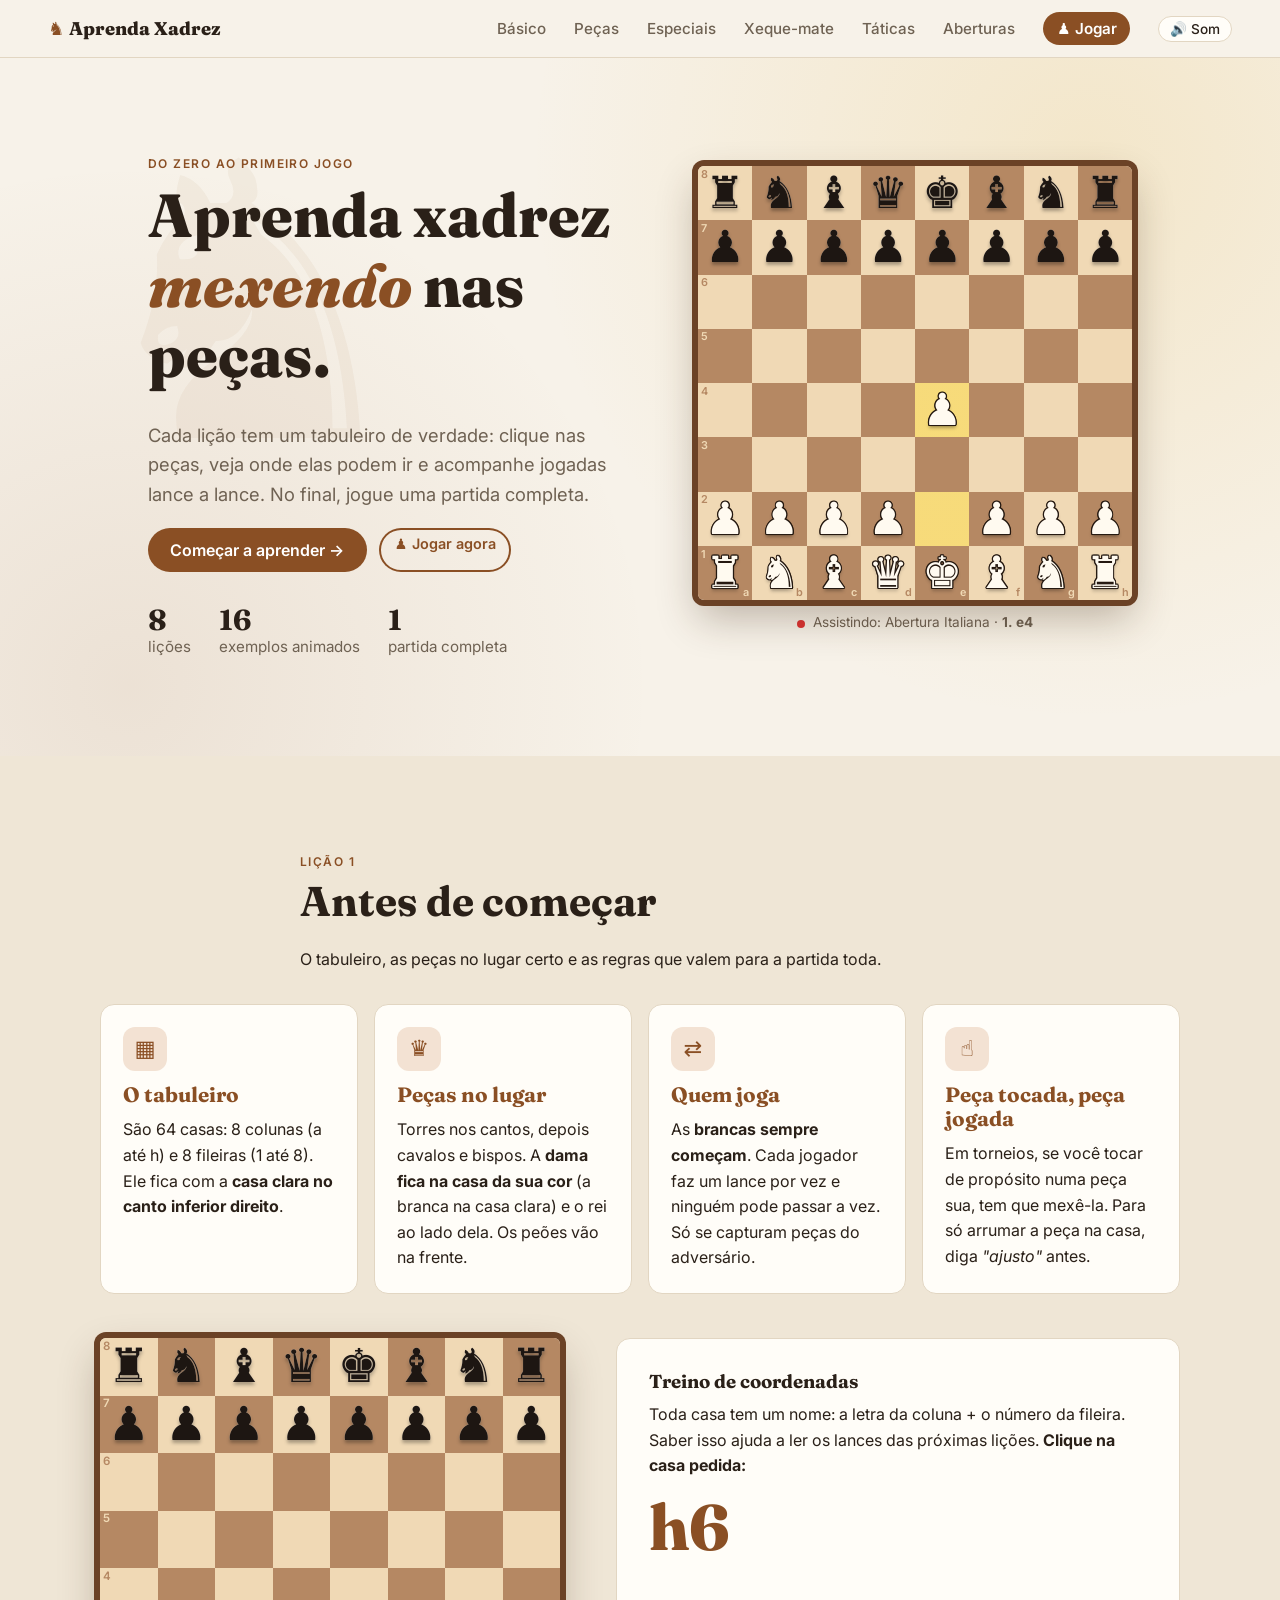
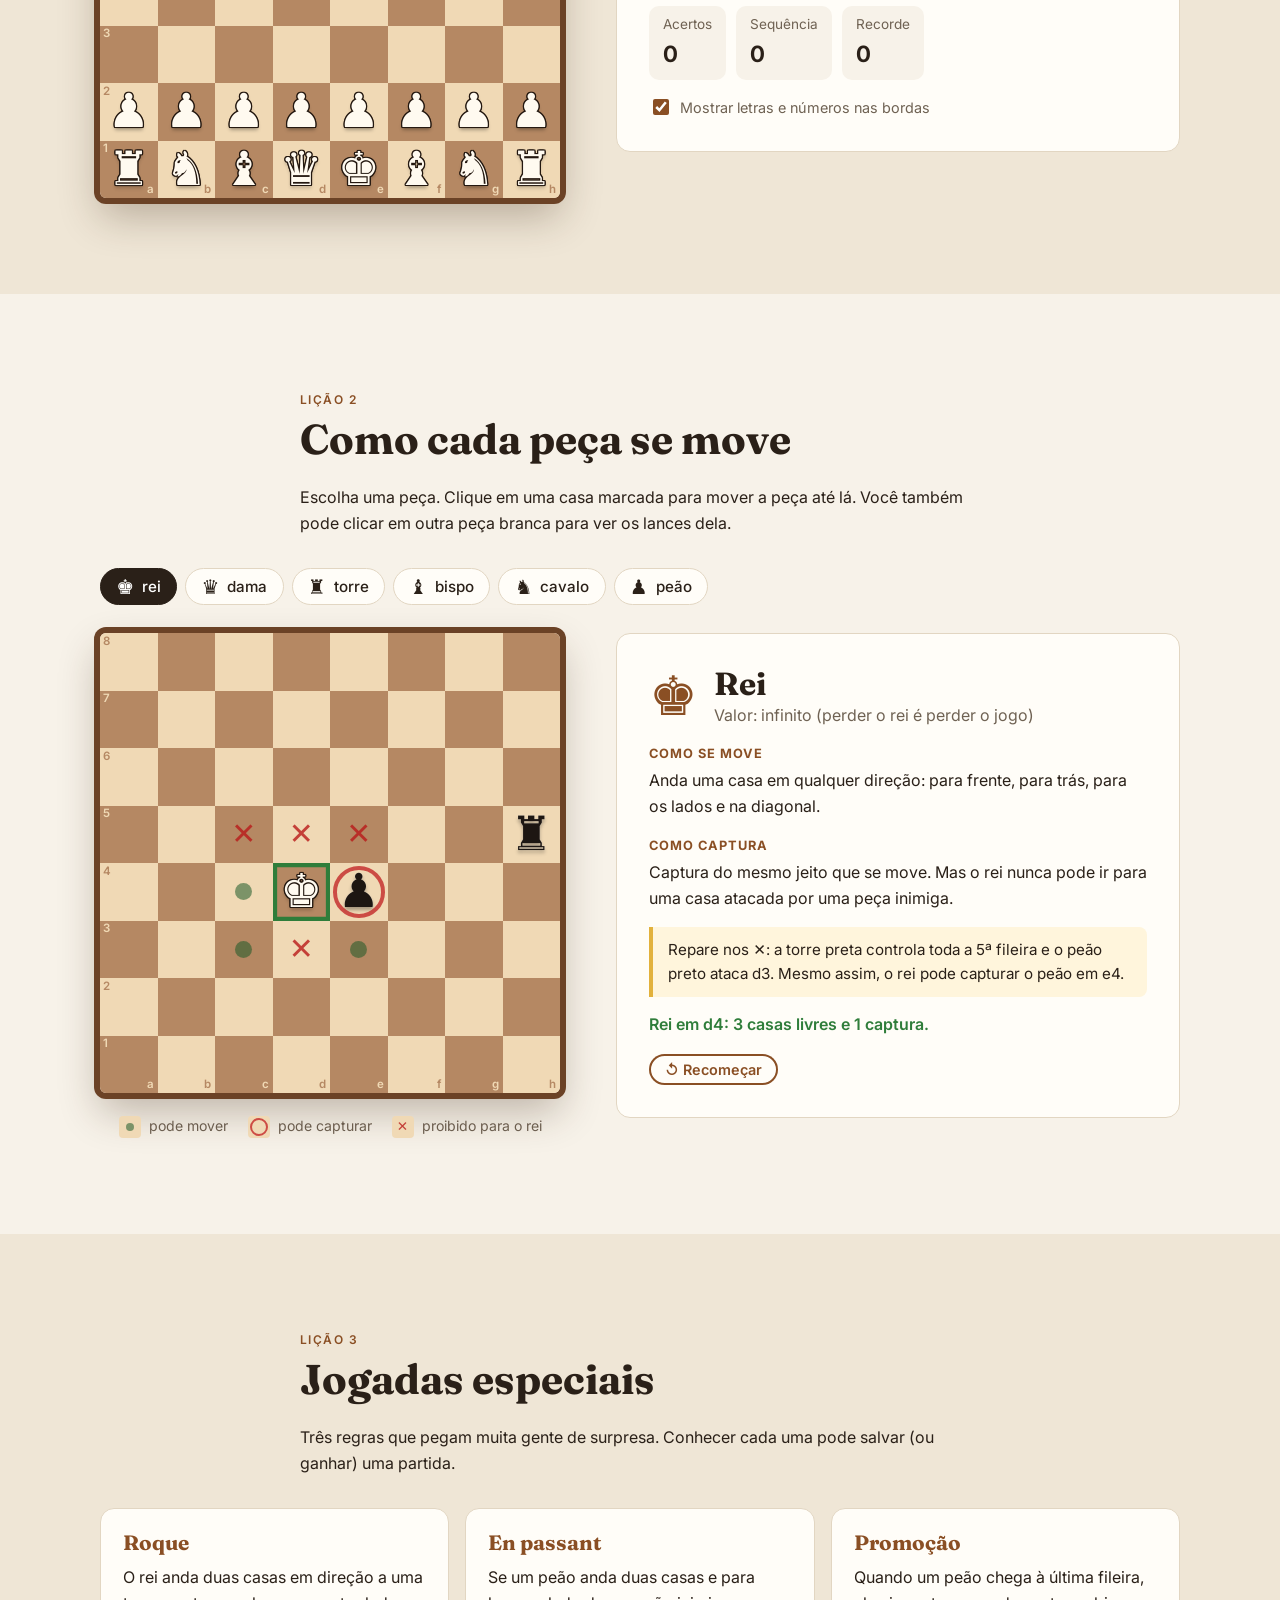
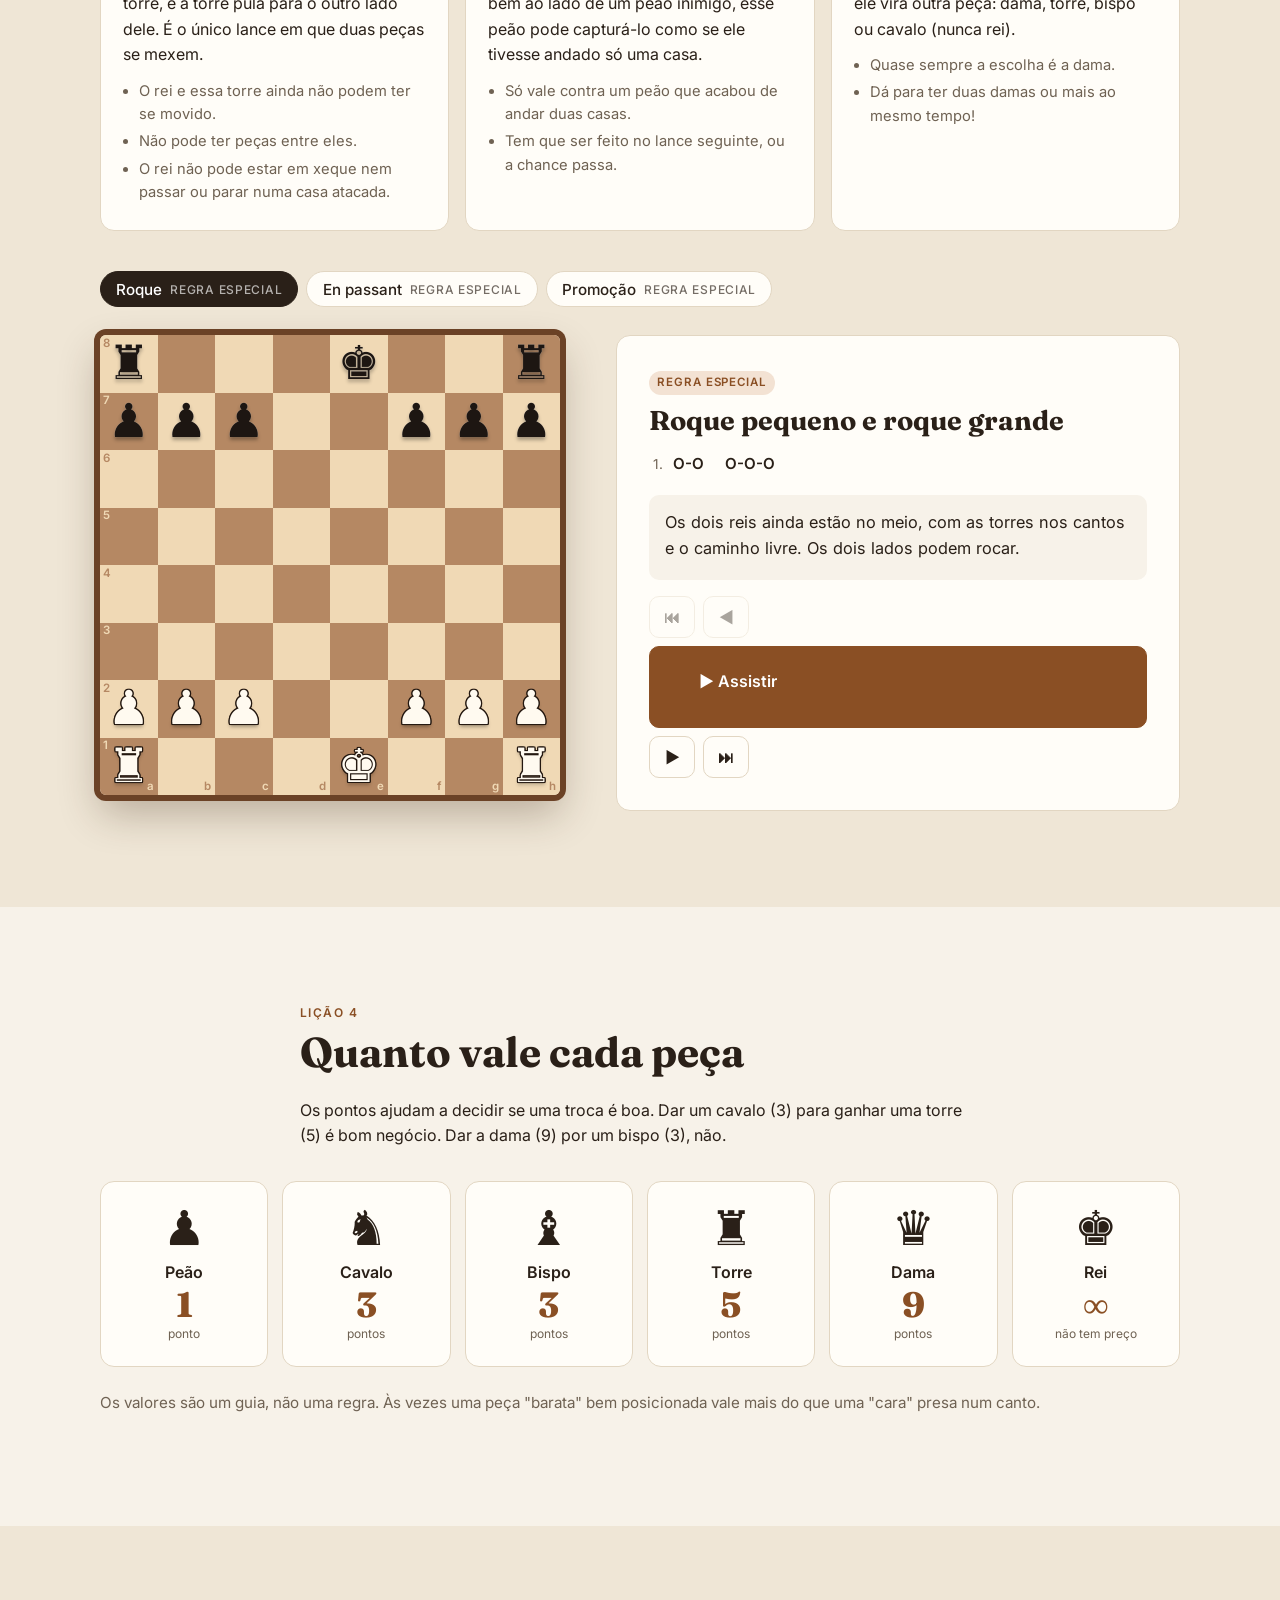
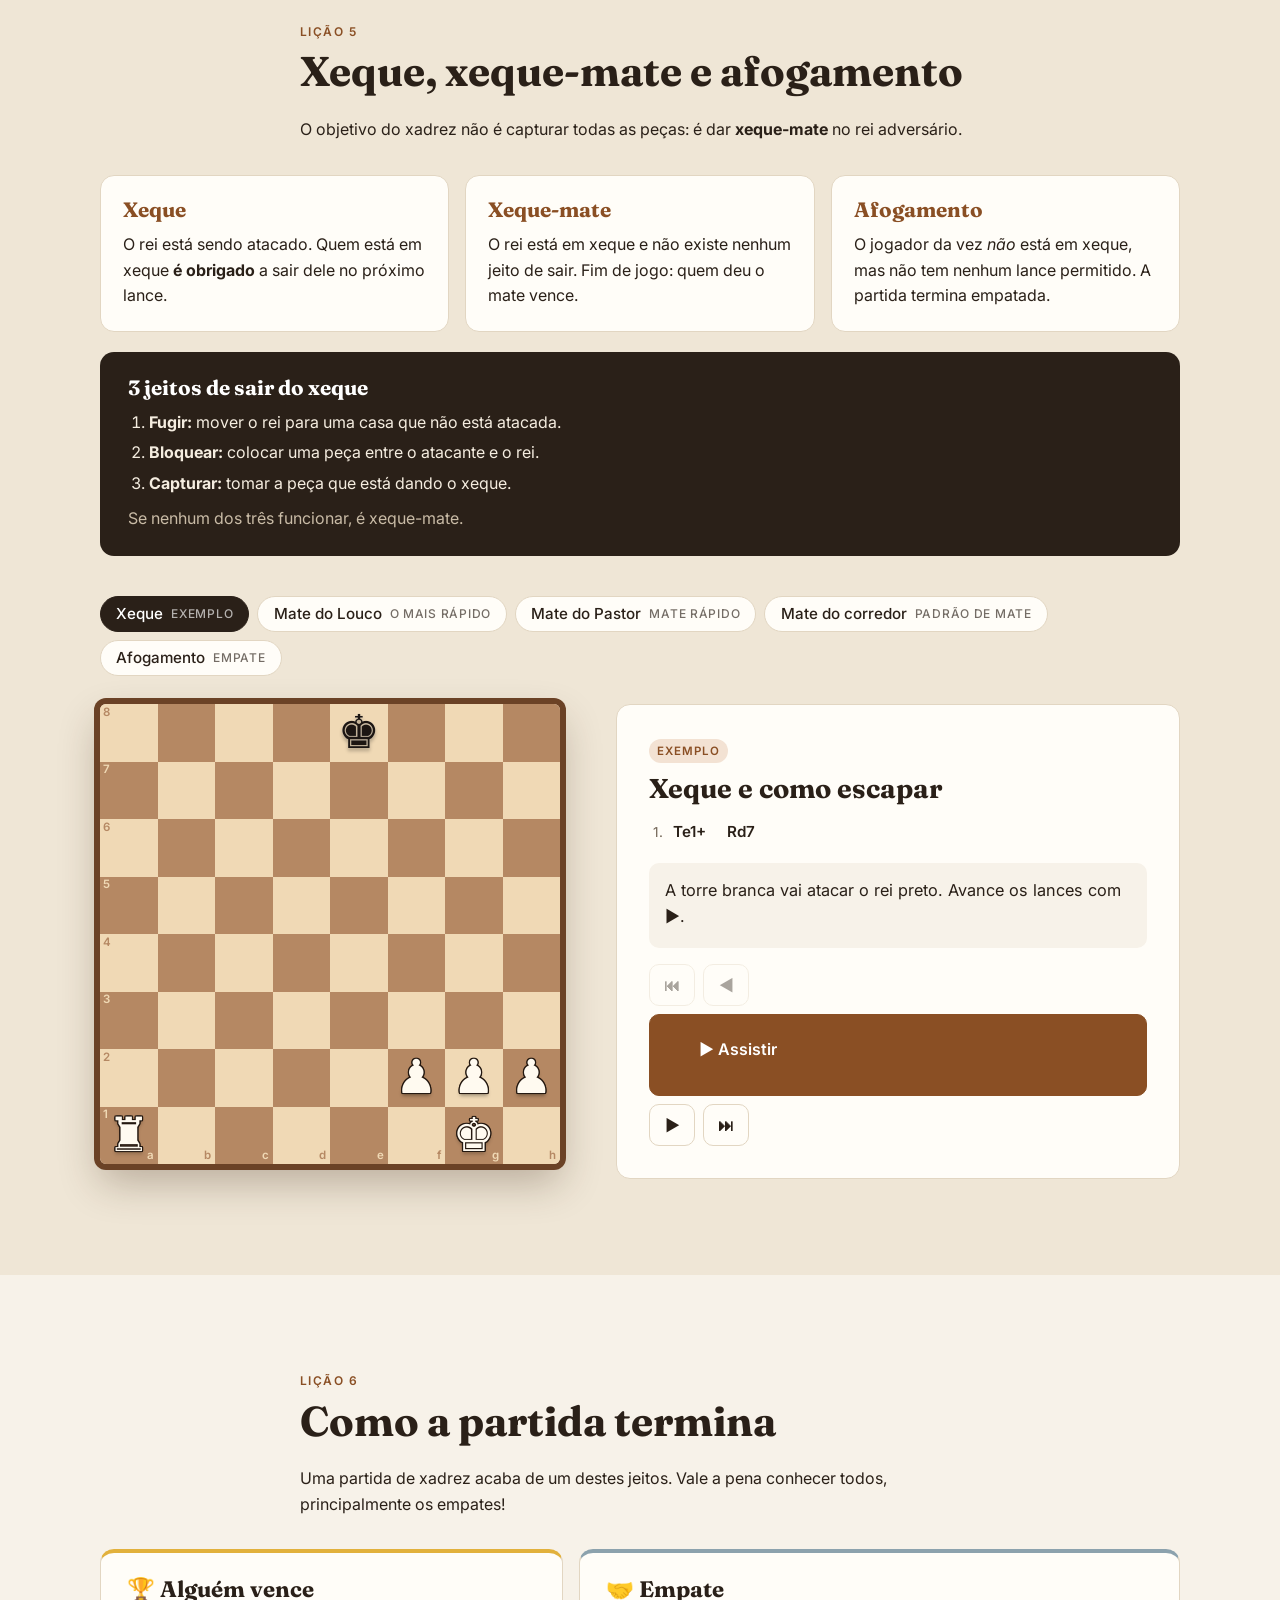
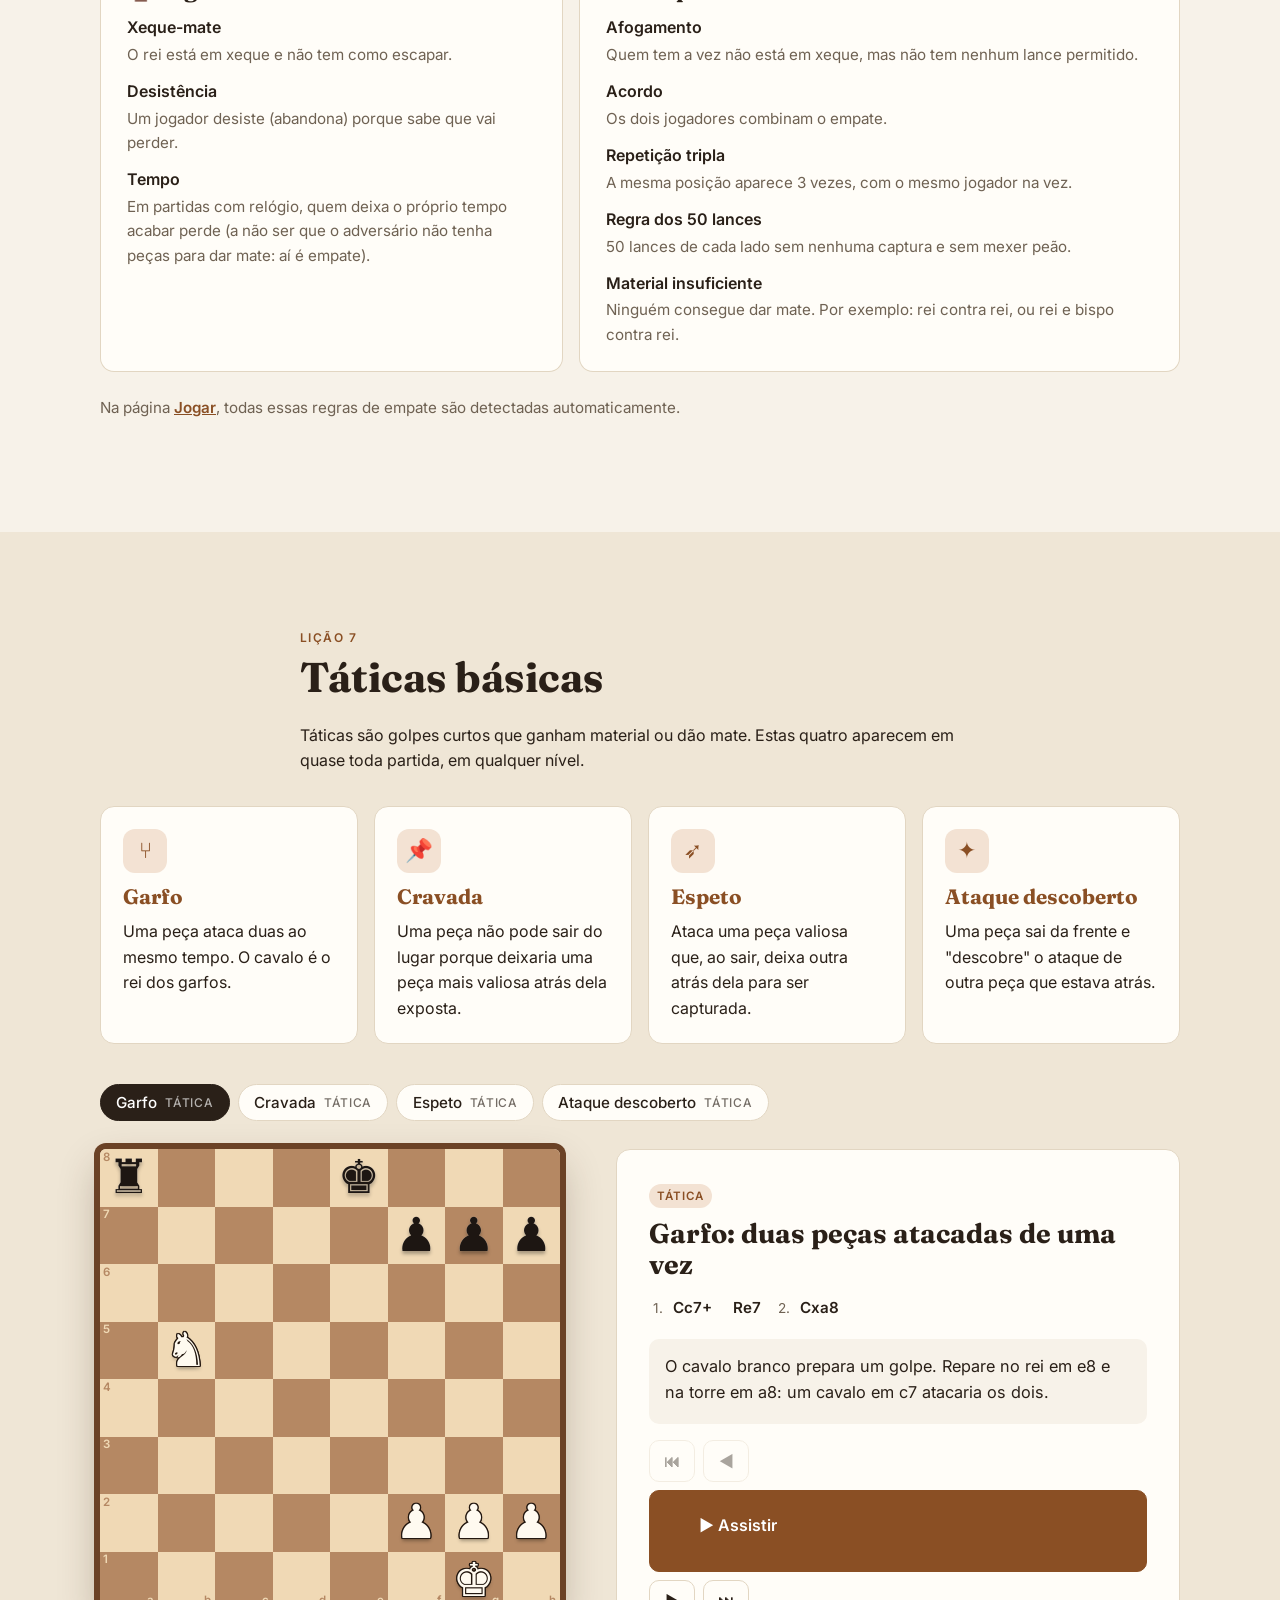
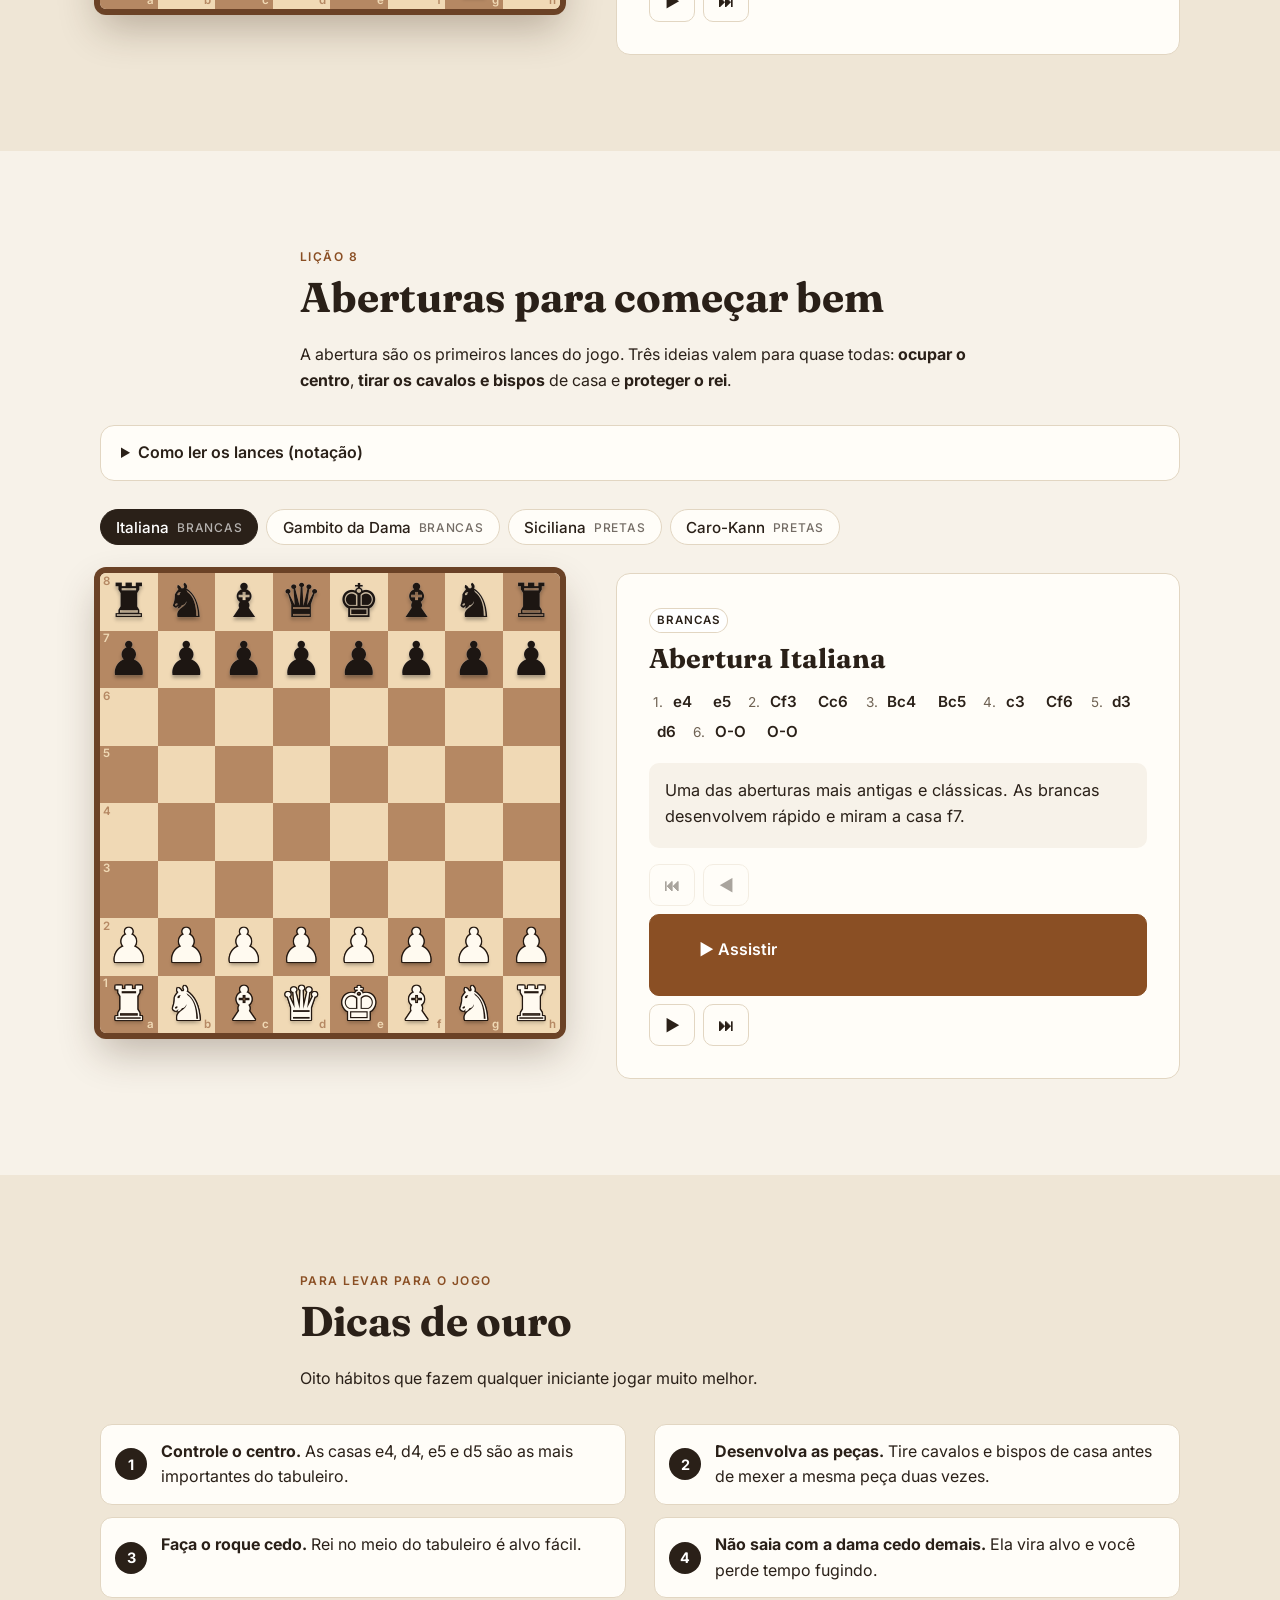
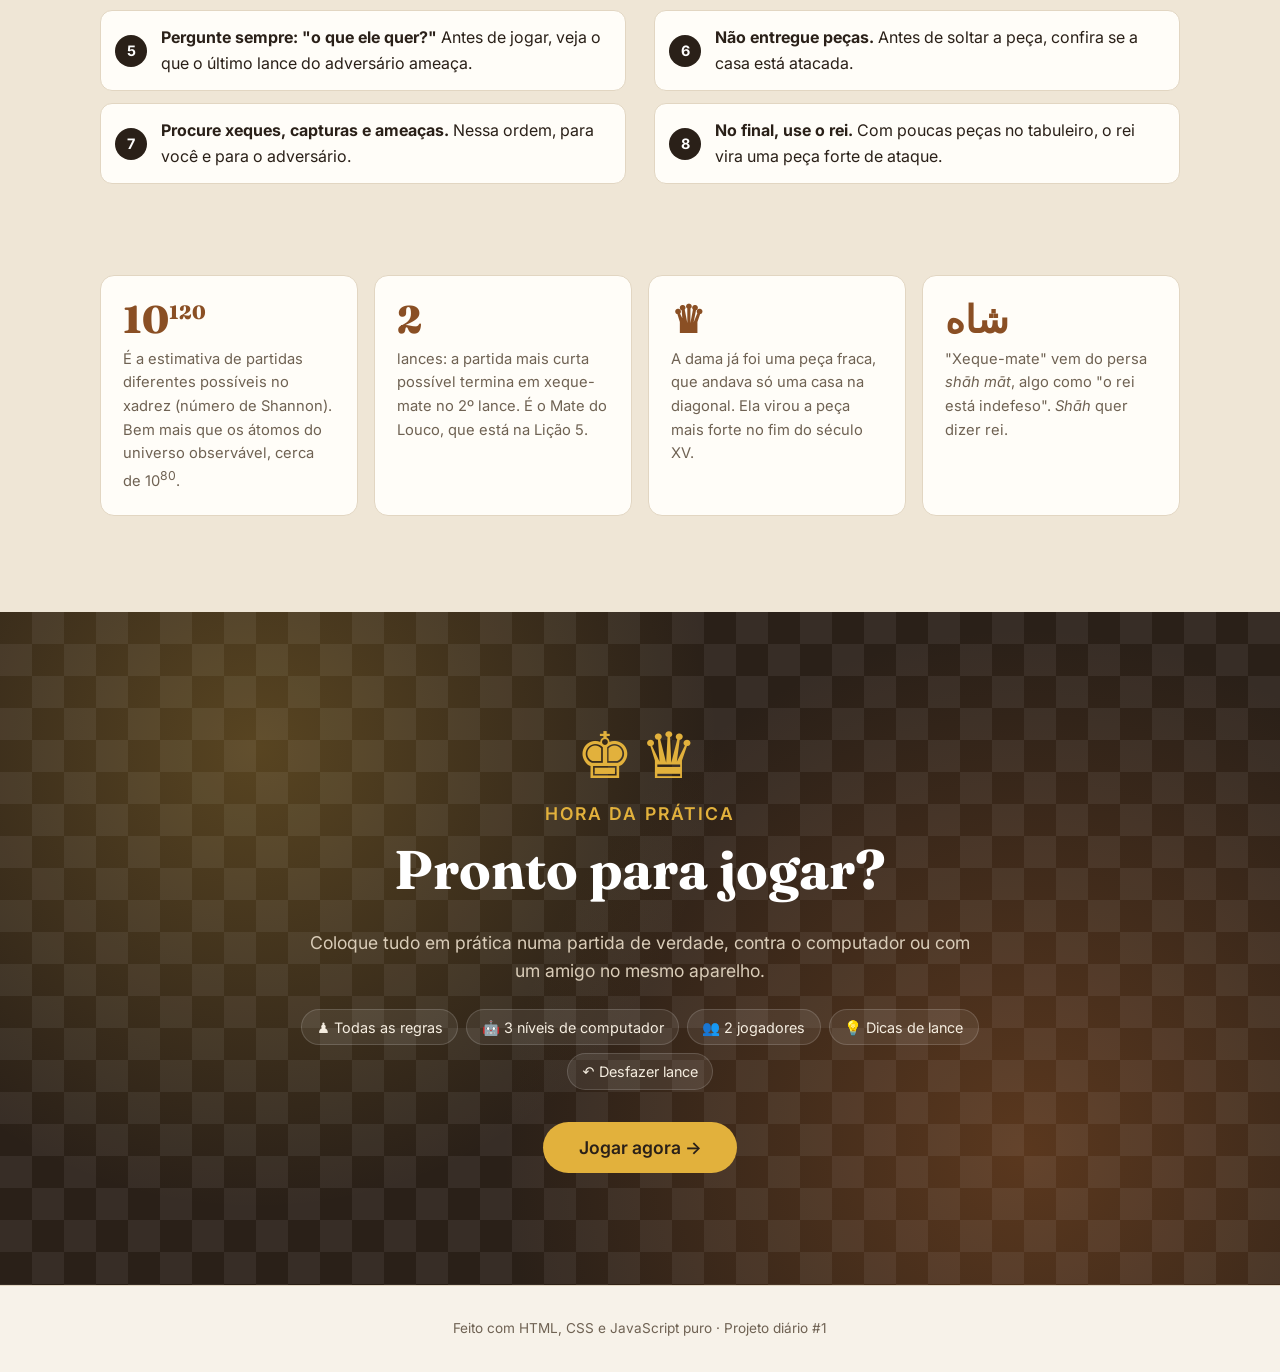
<file: 2026-11-06-xadrez/index.html>
<!DOCTYPE html>
<html lang="pt-BR">
<head>
  <meta charset="UTF-8">
  <meta name="viewport" content="width=device-width, initial-scale=1">
  <title>Aprenda Xadrez</title>
  <meta name="description" content="Aprenda a jogar xadrez do zero: tabuleiro, peças, jogadas especiais, xeque-mate, táticas e aberturas, tudo interativo. E depois jogue uma partida completa.">
  <link rel="preconnect" href="https://fonts.googleapis.com">
  <link rel="preconnect" href="https://fonts.gstatic.com" crossorigin>
  <link href="https://fonts.googleapis.com/css2?family=Fraunces:opsz,wght@9..144,600;9..144,800&family=Inter:wght@400;500;600&display=swap" rel="stylesheet">
  <link rel="stylesheet" href="style.css">
</head>
<body>
  <header class="topbar">
    <a class="brand" href="#inicio"><span aria-hidden="true">♞&#xFE0E;</span> Aprenda Xadrez</a>
    <nav aria-label="Seções">
      <a href="#basico">Básico</a>
      <a href="#pecas">Peças</a>
      <a href="#especiais">Especiais</a>
      <a href="#xeque">Xeque-mate</a>
      <a href="#taticas">Táticas</a>
      <a href="#aberturas">Aberturas</a>
      <a class="nav-play" href="jogar.html">♟&#xFE0E; Jogar</a>
      <button class="sound-toggle" id="sound-toggle" type="button" aria-pressed="true">
        <span aria-hidden="true">🔊</span> Som
      </button>
    </nav>
    <div class="progress" aria-hidden="true"><span id="progress-bar"></span></div>
  </header>

  <main>
    <section id="inicio" class="hero">
      <span class="hero-deco" aria-hidden="true">♞&#xFE0E;</span>
      <div class="hero-text">
        <p class="eyebrow">Do zero ao primeiro jogo</p>
        <h1>Aprenda xadrez <em>mexendo</em> nas peças.</h1>
        <p class="lead">Cada lição tem um tabuleiro de verdade: clique nas peças, veja onde elas podem ir e acompanhe jogadas lance a lance. No final, jogue uma partida completa.</p>
        <div class="hero-actions">
          <a class="btn" href="#basico">Começar a aprender →</a>
          <a class="btn btn-ghost" href="jogar.html">♟&#xFE0E; Jogar agora</a>
        </div>
        <ul class="hero-stats">
          <li><strong>8</strong> lições</li>
          <li><strong>16</strong> exemplos animados</li>
          <li><strong>1</strong> partida completa</li>
        </ul>
      </div>
      <div class="hero-board">
        <div class="board" id="hero-board" aria-label="Tabuleiro mostrando a Abertura Italiana"></div>
        <p class="caption"><span class="live-dot" aria-hidden="true"></span> Assistindo: Abertura Italiana · <strong id="hero-move">posição inicial</strong></p>
      </div>
    </section>

    <section id="basico" class="section alt">
      <div class="section-head">
        <p class="eyebrow">Lição 1</p>
        <h2>Antes de começar</h2>
        <p>O tabuleiro, as peças no lugar certo e as regras que valem para a partida toda.</p>
      </div>

      <div class="rules cols-4">
        <div class="rule">
          <span class="rule-icon" aria-hidden="true">▦</span>
          <h3>O tabuleiro</h3>
          <p>São 64 casas: 8 colunas (a até h) e 8 fileiras (1 até 8). Ele fica com a <strong>casa clara no canto inferior direito</strong>.</p>
        </div>
        <div class="rule">
          <span class="rule-icon" aria-hidden="true">♛&#xFE0E;</span>
          <h3>Peças no lugar</h3>
          <p>Torres nos cantos, depois cavalos e bispos. A <strong>dama fica na casa da sua cor</strong> (a branca na casa clara) e o rei ao lado dela. Os peões vão na frente.</p>
        </div>
        <div class="rule">
          <span class="rule-icon" aria-hidden="true">⇄</span>
          <h3>Quem joga</h3>
          <p>As <strong>brancas sempre começam</strong>. Cada jogador faz um lance por vez e ninguém pode passar a vez. Só se capturam peças do adversário.</p>
        </div>
        <div class="rule">
          <span class="rule-icon" aria-hidden="true">☝</span>
          <h3>Peça tocada, peça jogada</h3>
          <p>Em torneios, se você tocar de propósito numa peça sua, tem que mexê-la. Para só arrumar a peça na casa, diga <em>"ajusto"</em> antes.</p>
        </div>
      </div>

      <div class="lesson trainer">
        <div class="board-wrap">
          <div class="board" id="coord-board" aria-label="Tabuleiro do treino de coordenadas"></div>
        </div>
        <article class="panel">
          <h3>Treino de coordenadas</h3>
          <p>Toda casa tem um nome: a letra da coluna + o número da fileira. Saber isso ajuda a ler os lances das próximas lições. <strong>Clique na casa pedida:</strong></p>
          <div class="coord-target" id="coord-target" aria-live="polite">e4</div>
          <p class="coord-feedback" id="coord-feedback" aria-live="polite"></p>
          <div class="coord-stats">
            <span>Acertos <strong id="coord-hits">0</strong></span>
            <span>Sequência <strong id="coord-streak">0</strong></span>
            <span>Recorde <strong id="coord-best">0</strong></span>
          </div>
          <label class="check-row"><input type="checkbox" id="coord-labels" checked> Mostrar letras e números nas bordas</label>
        </article>
      </div>
    </section>

    <section id="pecas" class="section">
      <div class="section-head">
        <p class="eyebrow">Lição 2</p>
        <h2>Como cada peça se move</h2>
        <p>Escolha uma peça. Clique em uma casa marcada para mover a peça até lá. Você também pode clicar em outra peça branca para ver os lances dela.</p>
      </div>

      <div class="tabs" id="piece-tabs" role="tablist" aria-label="Peças"></div>

      <div class="lesson">
        <div class="board-wrap">
          <div class="board" id="explorer-board"></div>
          <ul class="legend">
            <li><span class="key key-move"></span> pode mover</li>
            <li><span class="key key-capture"></span> pode capturar</li>
            <li><span class="key key-danger">✕</span> proibido para o rei</li>
          </ul>
        </div>
        <article class="panel" id="explorer-info" aria-live="polite">
          <div class="piece-title">
            <span class="piece-glyph" id="ex-glyph"></span>
            <div>
              <h3 id="ex-name"></h3>
              <p class="muted" id="ex-value"></p>
            </div>
          </div>
          <h4>Como se move</h4>
          <p id="ex-move"></p>
          <h4>Como captura</h4>
          <p id="ex-capture"></p>
          <p class="tip" id="ex-tip"></p>
          <p class="counter" id="ex-counter"></p>
          <button class="btn btn-ghost" id="ex-reset" type="button">↺ Recomeçar</button>
        </article>
      </div>
    </section>

    <section id="especiais" class="section alt">
      <div class="section-head">
        <p class="eyebrow">Lição 3</p>
        <h2>Jogadas especiais</h2>
        <p>Três regras que pegam muita gente de surpresa. Conhecer cada uma pode salvar (ou ganhar) uma partida.</p>
      </div>

      <div class="rules">
        <div class="rule">
          <h3>Roque</h3>
          <p>O rei anda duas casas em direção a uma torre, e a torre pula para o outro lado dele. É o único lance em que duas peças se mexem.</p>
          <ul>
            <li>O rei e essa torre ainda não podem ter se movido.</li>
            <li>Não pode ter peças entre eles.</li>
            <li>O rei não pode estar em xeque nem passar ou parar numa casa atacada.</li>
          </ul>
        </div>
        <div class="rule">
          <h3>En passant</h3>
          <p>Se um peão anda duas casas e para bem ao lado de um peão inimigo, esse peão pode capturá-lo como se ele tivesse andado só uma casa.</p>
          <ul>
            <li>Só vale contra um peão que acabou de andar duas casas.</li>
            <li>Tem que ser feito no lance seguinte, ou a chance passa.</li>
          </ul>
        </div>
        <div class="rule">
          <h3>Promoção</h3>
          <p>Quando um peão chega à última fileira, ele vira outra peça: dama, torre, bispo ou cavalo (nunca rei).</p>
          <ul>
            <li>Quase sempre a escolha é a dama.</li>
            <li>Dá para ter duas damas ou mais ao mesmo tempo!</li>
          </ul>
        </div>
      </div>

      <div class="player" id="special-player"></div>
    </section>

    <section id="valores" class="section">
      <div class="section-head">
        <p class="eyebrow">Lição 4</p>
        <h2>Quanto vale cada peça</h2>
        <p>Os pontos ajudam a decidir se uma troca é boa. Dar um cavalo (3) para ganhar uma torre (5) é bom negócio. Dar a dama (9) por um bispo (3), não.</p>
      </div>
      <div class="values" id="values"></div>
      <p class="note-box">Os valores são um guia, não uma regra. Às vezes uma peça "barata" bem posicionada vale mais do que uma "cara" presa num canto.</p>
    </section>

    <section id="xeque" class="section alt">
      <div class="section-head">
        <p class="eyebrow">Lição 5</p>
        <h2>Xeque, xeque-mate e afogamento</h2>
        <p>O objetivo do xadrez não é capturar todas as peças: é dar <strong>xeque-mate</strong> no rei adversário.</p>
      </div>

      <div class="rules">
        <div class="rule">
          <h3>Xeque</h3>
          <p>O rei está sendo atacado. Quem está em xeque <strong>é obrigado</strong> a sair dele no próximo lance.</p>
        </div>
        <div class="rule">
          <h3>Xeque-mate</h3>
          <p>O rei está em xeque e não existe nenhum jeito de sair. Fim de jogo: quem deu o mate vence.</p>
        </div>
        <div class="rule">
          <h3>Afogamento</h3>
          <p>O jogador da vez <em>não</em> está em xeque, mas não tem nenhum lance permitido. A partida termina empatada.</p>
        </div>
      </div>

      <div class="escape">
        <h3>3 jeitos de sair do xeque</h3>
        <ol>
          <li><strong>Fugir:</strong> mover o rei para uma casa que não está atacada.</li>
          <li><strong>Bloquear:</strong> colocar uma peça entre o atacante e o rei.</li>
          <li><strong>Capturar:</strong> tomar a peça que está dando o xeque.</li>
        </ol>
        <p class="muted">Se nenhum dos três funcionar, é xeque-mate.</p>
      </div>

      <div class="player" id="mate-player"></div>
    </section>

    <section id="fim" class="section">
      <div class="section-head">
        <p class="eyebrow">Lição 6</p>
        <h2>Como a partida termina</h2>
        <p>Uma partida de xadrez acaba de um destes jeitos. Vale a pena conhecer todos, principalmente os empates!</p>
      </div>

      <div class="end-grid">
        <div class="end-col win">
          <h3><span aria-hidden="true">🏆</span> Alguém vence</h3>
          <dl>
            <dt>Xeque-mate</dt>
            <dd>O rei está em xeque e não tem como escapar.</dd>
            <dt>Desistência</dt>
            <dd>Um jogador desiste (abandona) porque sabe que vai perder.</dd>
            <dt>Tempo</dt>
            <dd>Em partidas com relógio, quem deixa o próprio tempo acabar perde (a não ser que o adversário não tenha peças para dar mate: aí é empate).</dd>
          </dl>
        </div>
        <div class="end-col draw">
          <h3><span aria-hidden="true">🤝</span> Empate</h3>
          <dl>
            <dt>Afogamento</dt>
            <dd>Quem tem a vez não está em xeque, mas não tem nenhum lance permitido.</dd>
            <dt>Acordo</dt>
            <dd>Os dois jogadores combinam o empate.</dd>
            <dt>Repetição tripla</dt>
            <dd>A mesma posição aparece 3 vezes, com o mesmo jogador na vez.</dd>
            <dt>Regra dos 50 lances</dt>
            <dd>50 lances de cada lado sem nenhuma captura e sem mexer peão.</dd>
            <dt>Material insuficiente</dt>
            <dd>Ninguém consegue dar mate. Por exemplo: rei contra rei, ou rei e bispo contra rei.</dd>
          </dl>
        </div>
      </div>
      <p class="note-box">Na página <a href="jogar.html">Jogar</a>, todas essas regras de empate são detectadas automaticamente.</p>
    </section>

    <section id="taticas" class="section alt">
      <div class="section-head">
        <p class="eyebrow">Lição 7</p>
        <h2>Táticas básicas</h2>
        <p>Táticas são golpes curtos que ganham material ou dão mate. Estas quatro aparecem em quase toda partida, em qualquer nível.</p>
      </div>

      <div class="rules cols-4 tactic-cards">
        <div class="rule"><span class="rule-icon" aria-hidden="true">⑂</span><h3>Garfo</h3><p>Uma peça ataca duas ao mesmo tempo. O cavalo é o rei dos garfos.</p></div>
        <div class="rule"><span class="rule-icon" aria-hidden="true">📌</span><h3>Cravada</h3><p>Uma peça não pode sair do lugar porque deixaria uma peça mais valiosa atrás dela exposta.</p></div>
        <div class="rule"><span class="rule-icon" aria-hidden="true">➶</span><h3>Espeto</h3><p>Ataca uma peça valiosa que, ao sair, deixa outra atrás dela para ser capturada.</p></div>
        <div class="rule"><span class="rule-icon" aria-hidden="true">✦</span><h3>Ataque descoberto</h3><p>Uma peça sai da frente e "descobre" o ataque de outra peça que estava atrás.</p></div>
      </div>

      <div class="player" id="tactic-player"></div>
    </section>

    <section id="aberturas" class="section">
      <div class="section-head">
        <p class="eyebrow">Lição 8</p>
        <h2>Aberturas para começar bem</h2>
        <p>A abertura são os primeiros lances do jogo. Três ideias valem para quase todas: <strong>ocupar o centro</strong>, <strong>tirar os cavalos e bispos</strong> de casa e <strong>proteger o rei</strong>.</p>
      </div>

      <details class="notation">
        <summary>Como ler os lances (notação)</summary>
        <p>Cada casa tem um nome: a letra da coluna (a–h) e o número da fileira (1–8). A letra antes da casa diz qual peça se moveu:</p>
        <ul>
          <li><strong>R</strong> = Rei, <strong>D</strong> = Dama, <strong>T</strong> = Torre, <strong>B</strong> = Bispo, <strong>C</strong> = Cavalo. O peão não tem letra.</li>
          <li><strong>x</strong> = captura (ex.: <code>Cxd4</code>, o cavalo captura em d4).</li>
          <li><strong>+</strong> = xeque, <strong>#</strong> = xeque-mate.</li>
          <li><strong>O-O</strong> = roque pequeno, <strong>O-O-O</strong> = roque grande (veja a Lição 3).</li>
          <li><strong>e.p.</strong> = en passant, <strong>=D</strong> = promoção a dama.</li>
          <li><strong>?</strong> = lance ruim, <strong>??</strong> = erro grave.</li>
        </ul>
      </details>

      <div class="player" id="opening-player"></div>
    </section>

    <section id="dicas" class="section alt">
      <div class="section-head">
        <p class="eyebrow">Para levar para o jogo</p>
        <h2>Dicas de ouro</h2>
        <p>Oito hábitos que fazem qualquer iniciante jogar muito melhor.</p>
      </div>
      <ol class="tips">
        <li><strong>Controle o centro.</strong> As casas e4, d4, e5 e d5 são as mais importantes do tabuleiro.</li>
        <li><strong>Desenvolva as peças.</strong> Tire cavalos e bispos de casa antes de mexer a mesma peça duas vezes.</li>
        <li><strong>Faça o roque cedo.</strong> Rei no meio do tabuleiro é alvo fácil.</li>
        <li><strong>Não saia com a dama cedo demais.</strong> Ela vira alvo e você perde tempo fugindo.</li>
        <li><strong>Pergunte sempre: "o que ele quer?"</strong> Antes de jogar, veja o que o último lance do adversário ameaça.</li>
        <li><strong>Não entregue peças.</strong> Antes de soltar a peça, confira se a casa está atacada.</li>
        <li><strong>Procure xeques, capturas e ameaças.</strong> Nessa ordem, para você e para o adversário.</li>
        <li><strong>No final, use o rei.</strong> Com poucas peças no tabuleiro, o rei vira uma peça forte de ataque.</li>
      </ol>

      <h3 class="facts-title">Você sabia?</h3>
      <div class="facts">
        <div class="fact"><span class="fact-big">10<sup>120</sup></span><p>É a estimativa de partidas diferentes possíveis no xadrez (número de Shannon). Bem mais que os átomos do universo observável, cerca de 10<sup>80</sup>.</p></div>
        <div class="fact"><span class="fact-big">2</span><p>lances: a partida mais curta possível termina em xeque-mate no 2º lance. É o Mate do Louco, que está na Lição 5.</p></div>
        <div class="fact"><span class="fact-big">♛&#xFE0E;</span><p>A dama já foi uma peça fraca, que andava só uma casa na diagonal. Ela virou a peça mais forte no fim do século XV.</p></div>
        <div class="fact"><span class="fact-big">شاه</span><p>"Xeque-mate" vem do persa <em>shāh māt</em>, algo como "o rei está indefeso". <em>Shāh</em> quer dizer rei.</p></div>
      </div>
    </section>

    <section id="jogar" class="cta">
      <div class="cta-inner">
        <span class="cta-deco" aria-hidden="true">♚&#xFE0E;♛&#xFE0E;</span>
        <p class="eyebrow">Hora da prática</p>
        <h2>Pronto para jogar?</h2>
        <p>Coloque tudo em prática numa partida de verdade, contra o computador ou com um amigo no mesmo aparelho.</p>
        <ul class="cta-features">
          <li>♟&#xFE0E; Todas as regras</li>
          <li>🤖 3 níveis de computador</li>
          <li>👥 2 jogadores</li>
          <li>💡 Dicas de lance</li>
          <li>↶ Desfazer lance</li>
        </ul>
        <a class="btn btn-light" href="jogar.html">Jogar agora →</a>
      </div>
    </section>
  </main>

  <footer class="footer">
    <p>Feito com HTML, CSS e JavaScript puro · Projeto diário #1</p>
  </footer>

  <button class="to-top" id="to-top" type="button" aria-label="Voltar ao topo" hidden>↑</button>

  <script src="board.js"></script>
  <script src="app.js"></script>
</body>
</html>
</file>
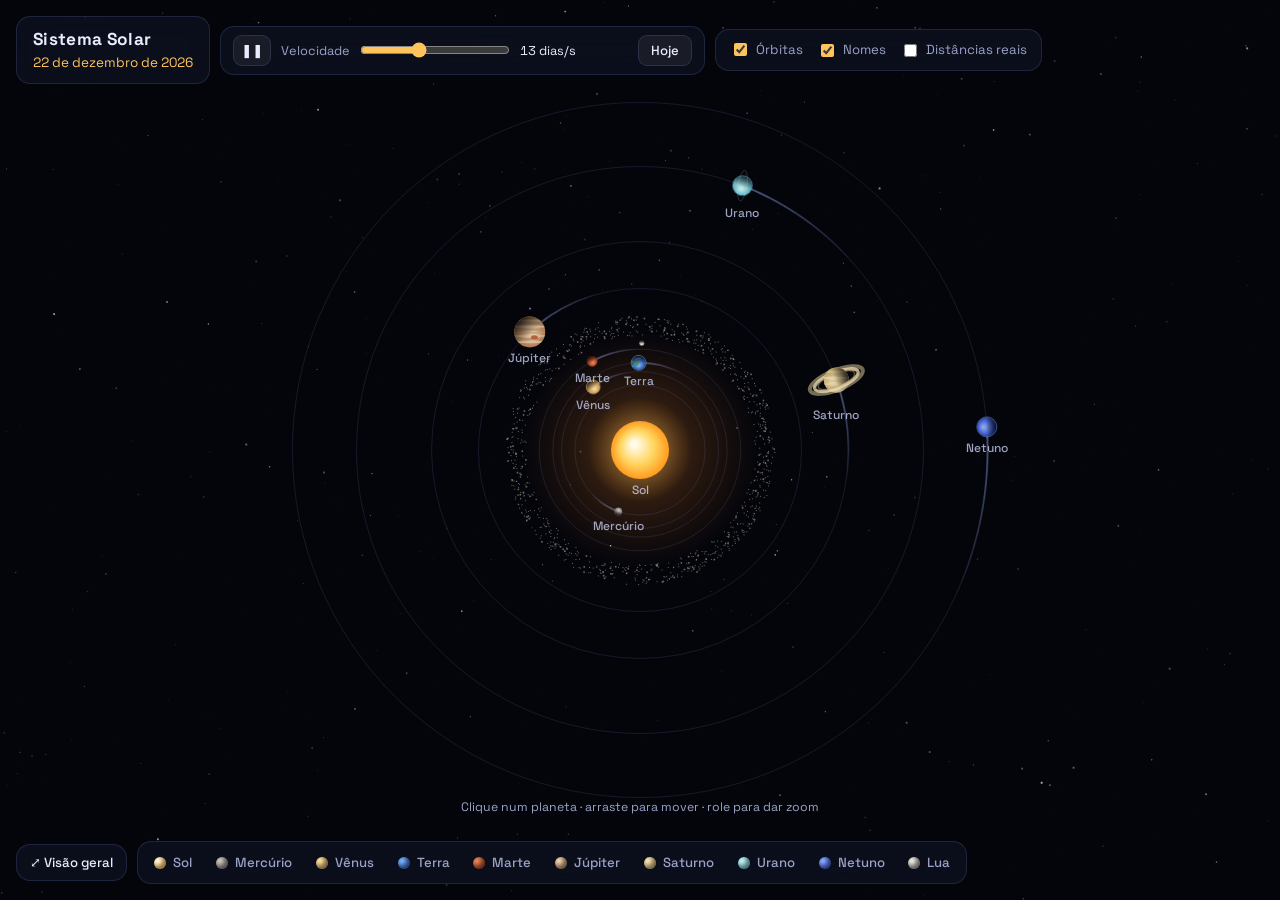
<file: 2026-11-10-sistema-solar/index.html>
<!DOCTYPE html>
<html lang="pt-BR">
<head>
  <meta charset="UTF-8">
  <meta name="viewport" content="width=device-width, initial-scale=1">
  <title>Sistema Solar</title>
  <meta name="description" content="Simulador interativo do Sistema Solar: planetas girando nas posições aproximadas de hoje, com dados e curiosidades.">
  <link rel="preconnect" href="https://fonts.googleapis.com">
  <link rel="preconnect" href="https://fonts.gstatic.com" crossorigin>
  <link href="https://fonts.googleapis.com/css2?family=Space+Grotesk:wght@400;500;700&display=swap" rel="stylesheet">
  <link rel="stylesheet" href="style.css">
</head>
<body>
  <canvas id="sky" aria-label="Simulação do Sistema Solar. Use a lista de planetas abaixo para ver cada um."></canvas>

  <header class="hud hud-top">
    <div class="title">
      <h1>Sistema Solar</h1>
      <p class="date" id="date" aria-live="off"></p>
    </div>

    <div class="controls">
      <button class="btn icon" id="btn-play" type="button" aria-label="Pausar">❚❚</button>
      <label class="speed">
        <span>Velocidade</span>
        <input type="range" id="speed" min="0" max="100" value="38" aria-describedby="speed-label">
        <output id="speed-label"></output>
      </label>
      <button class="btn" id="btn-today" type="button" title="Voltar para a data de hoje">Hoje</button>
    </div>

    <div class="toggles">
      <label><input type="checkbox" id="opt-orbits" checked> Órbitas</label>
      <label><input type="checkbox" id="opt-labels" checked> Nomes</label>
      <label><input type="checkbox" id="opt-real"> Distâncias reais</label>
    </div>
  </header>

  <aside class="info" id="info" hidden aria-live="polite">
    <button class="close" id="info-close" type="button" aria-label="Fechar e voltar à visão geral">✕</button>
    <div class="info-head">
      <span class="swatch" id="info-swatch" aria-hidden="true"></span>
      <div>
        <p class="kind" id="info-kind"></p>
        <h2 id="info-name"></h2>
      </div>
    </div>
    <p class="summary" id="info-summary"></p>
    <dl class="facts" id="info-facts"></dl>
    <div class="weight">
      <label for="weight">Se você pesa <input type="number" id="weight" value="60" min="1" max="500" inputmode="numeric"> kg na Terra,</label>
      <p>aqui a balança marcaria <strong id="weight-out"></strong><small id="weight-note"></small></p>
    </div>
    <h3>Curiosidades</h3>
    <ul class="curios" id="info-curios"></ul>
  </aside>

  <nav class="hud hud-bottom" aria-label="Planetas">
    <button class="btn" id="btn-overview" type="button" aria-label="Visão geral">⤢ <span>Visão geral</span></button>
    <div class="planet-list" id="planet-list"></div>
  </nav>

  <p class="hint" id="hint">Clique num planeta · arraste para mover · role para dar zoom</p>

  <script src="app.js"></script>
</body>
</html>
</file>
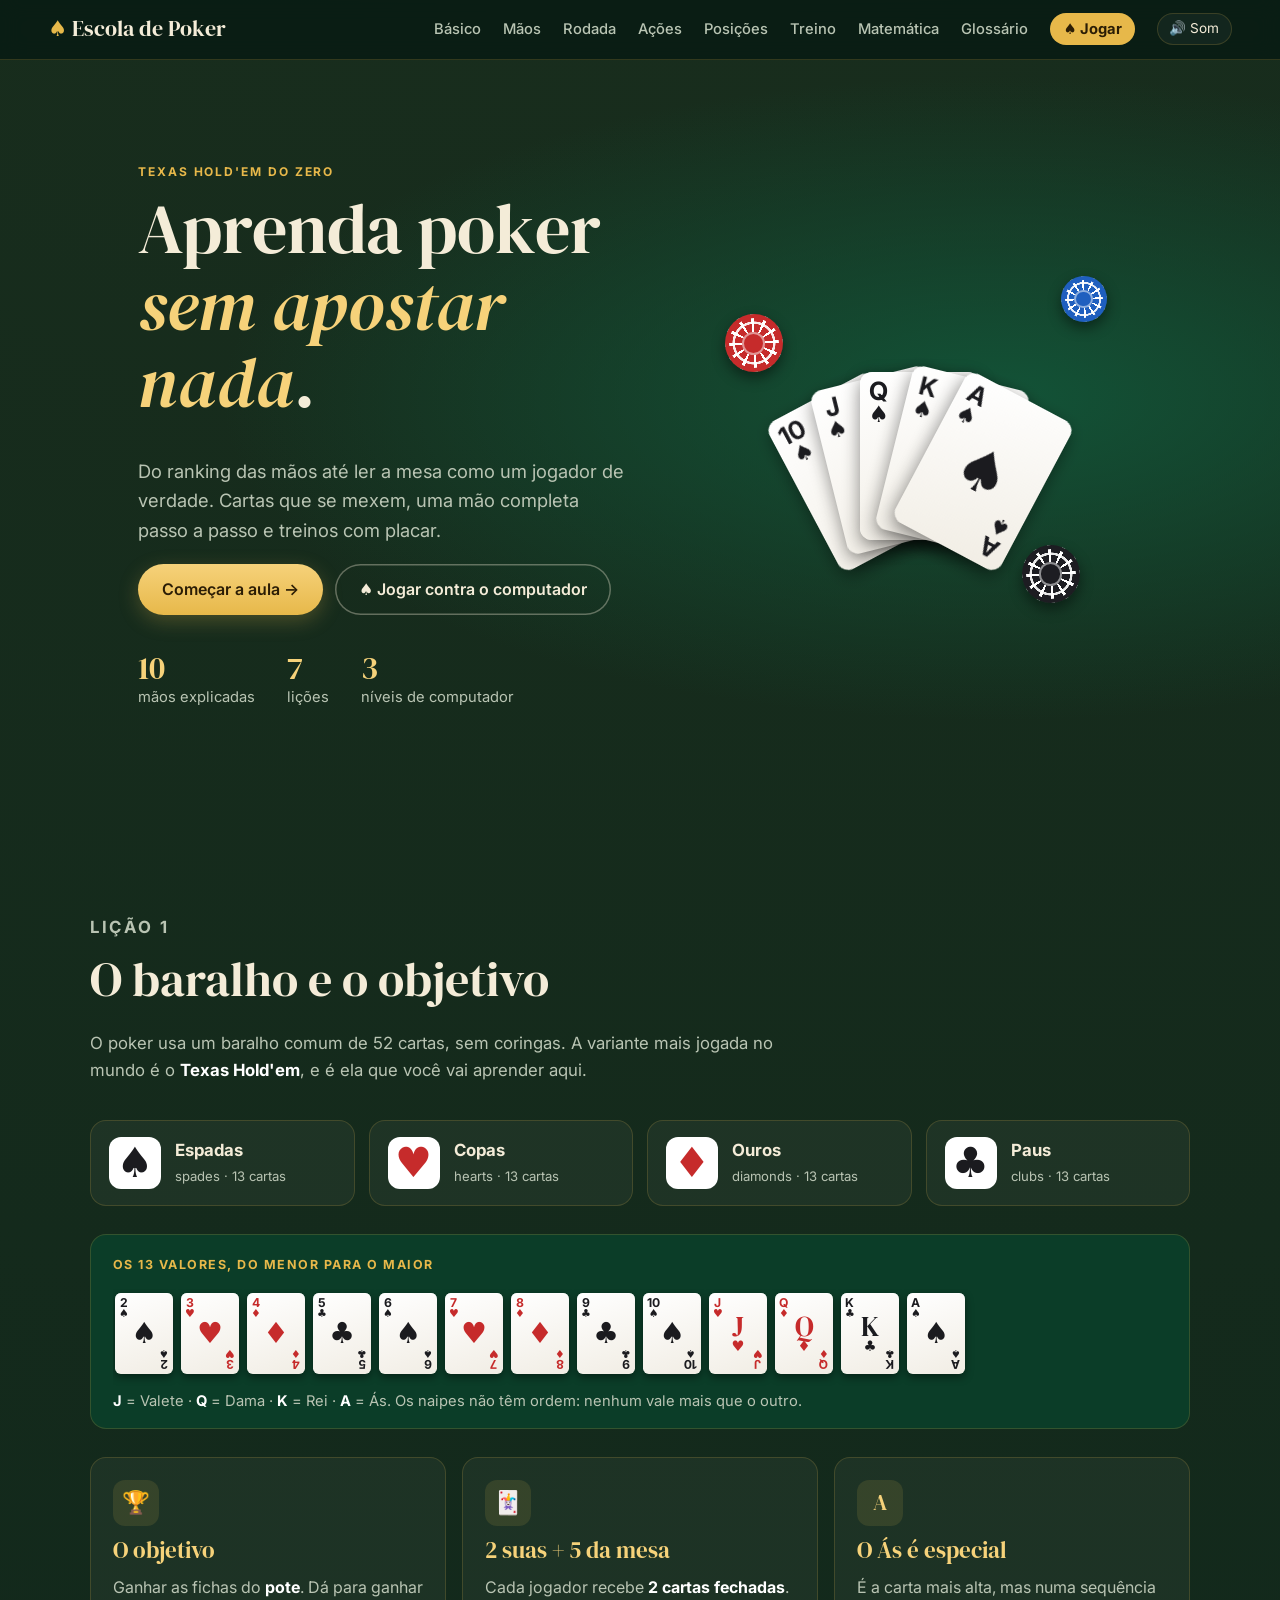
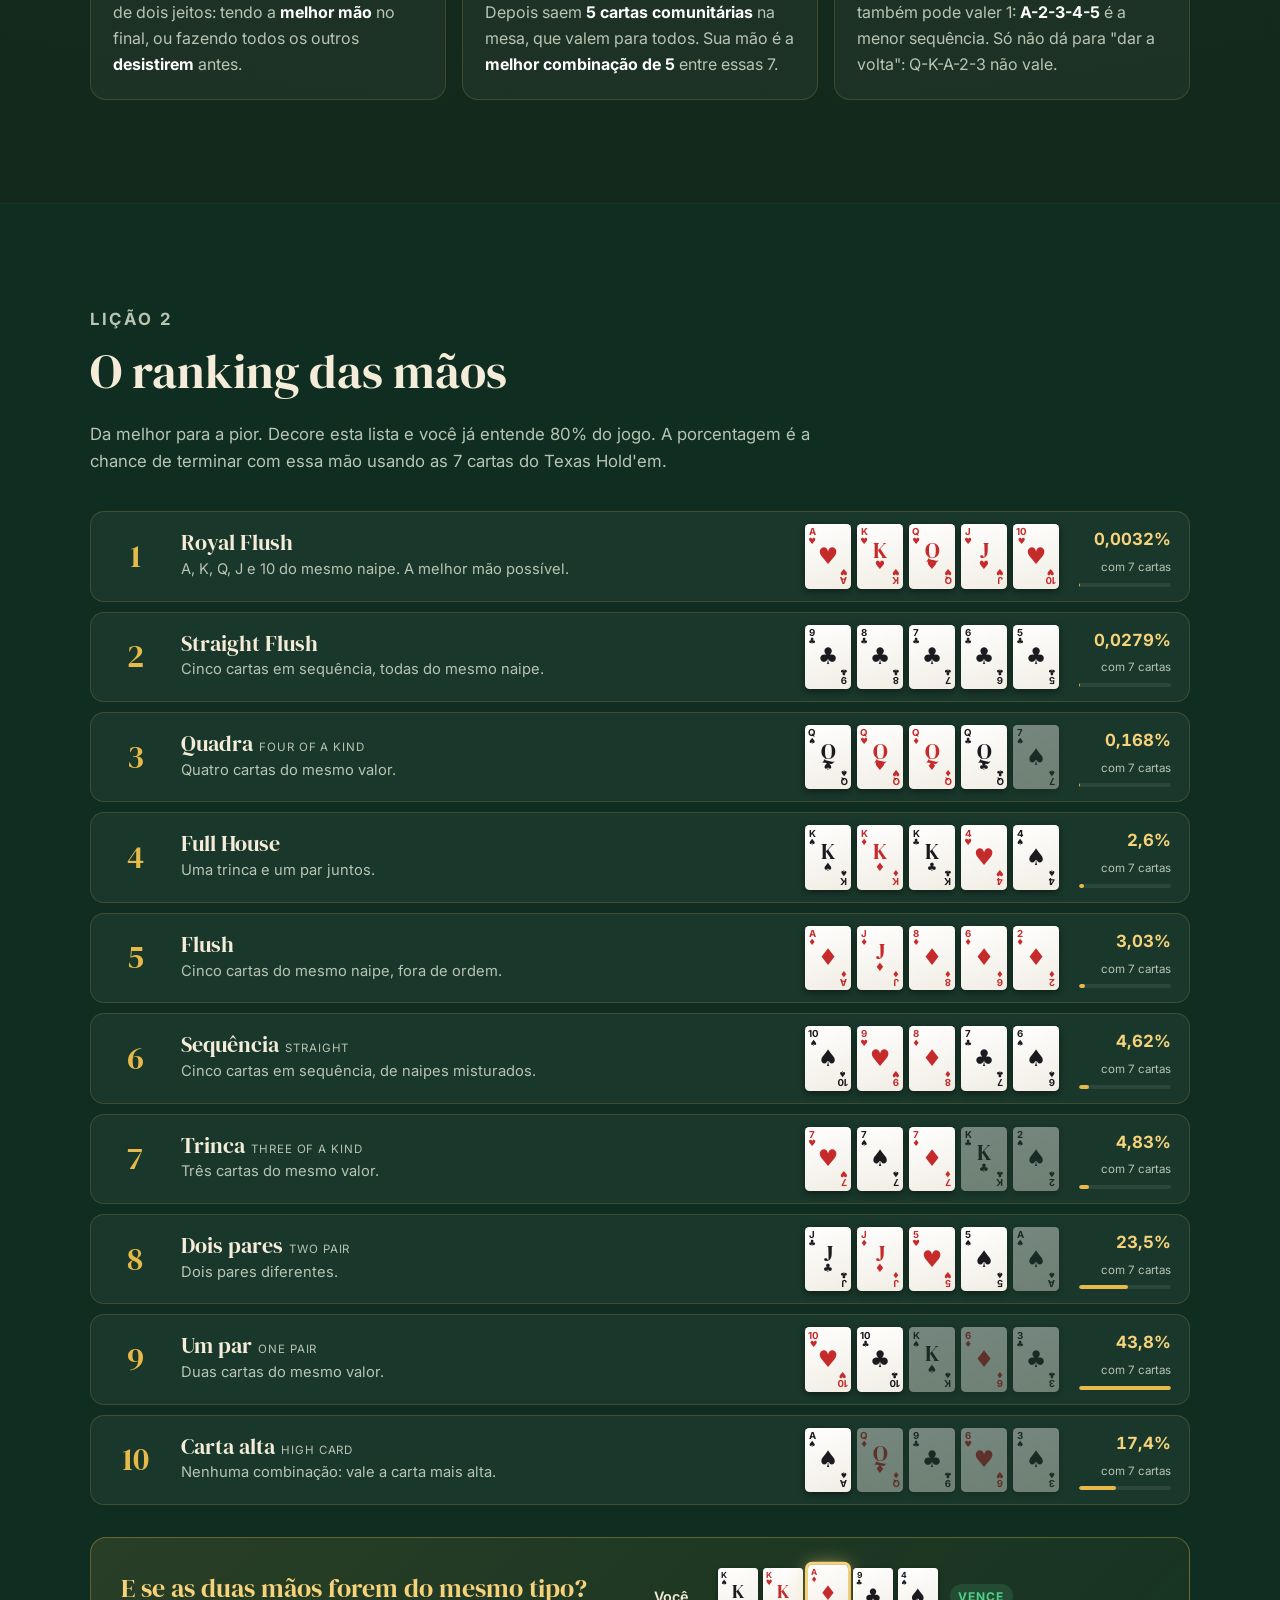
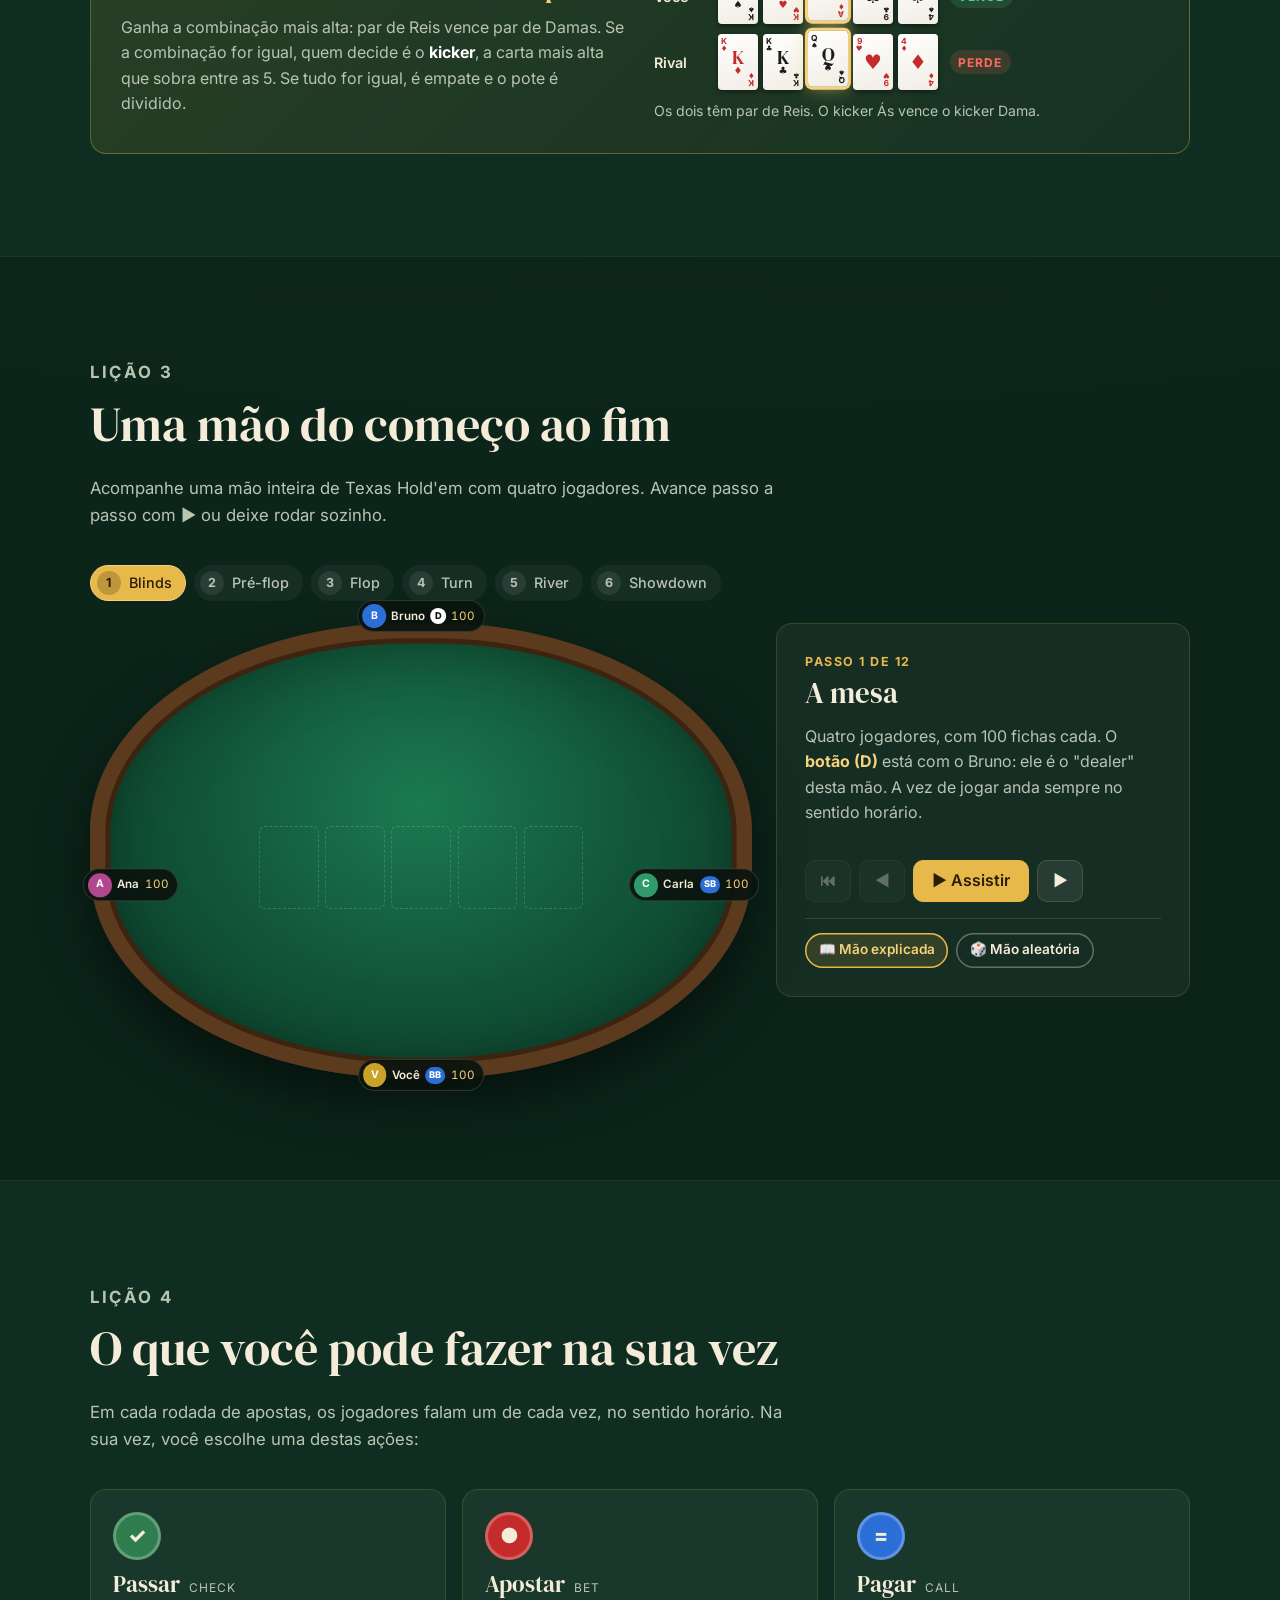
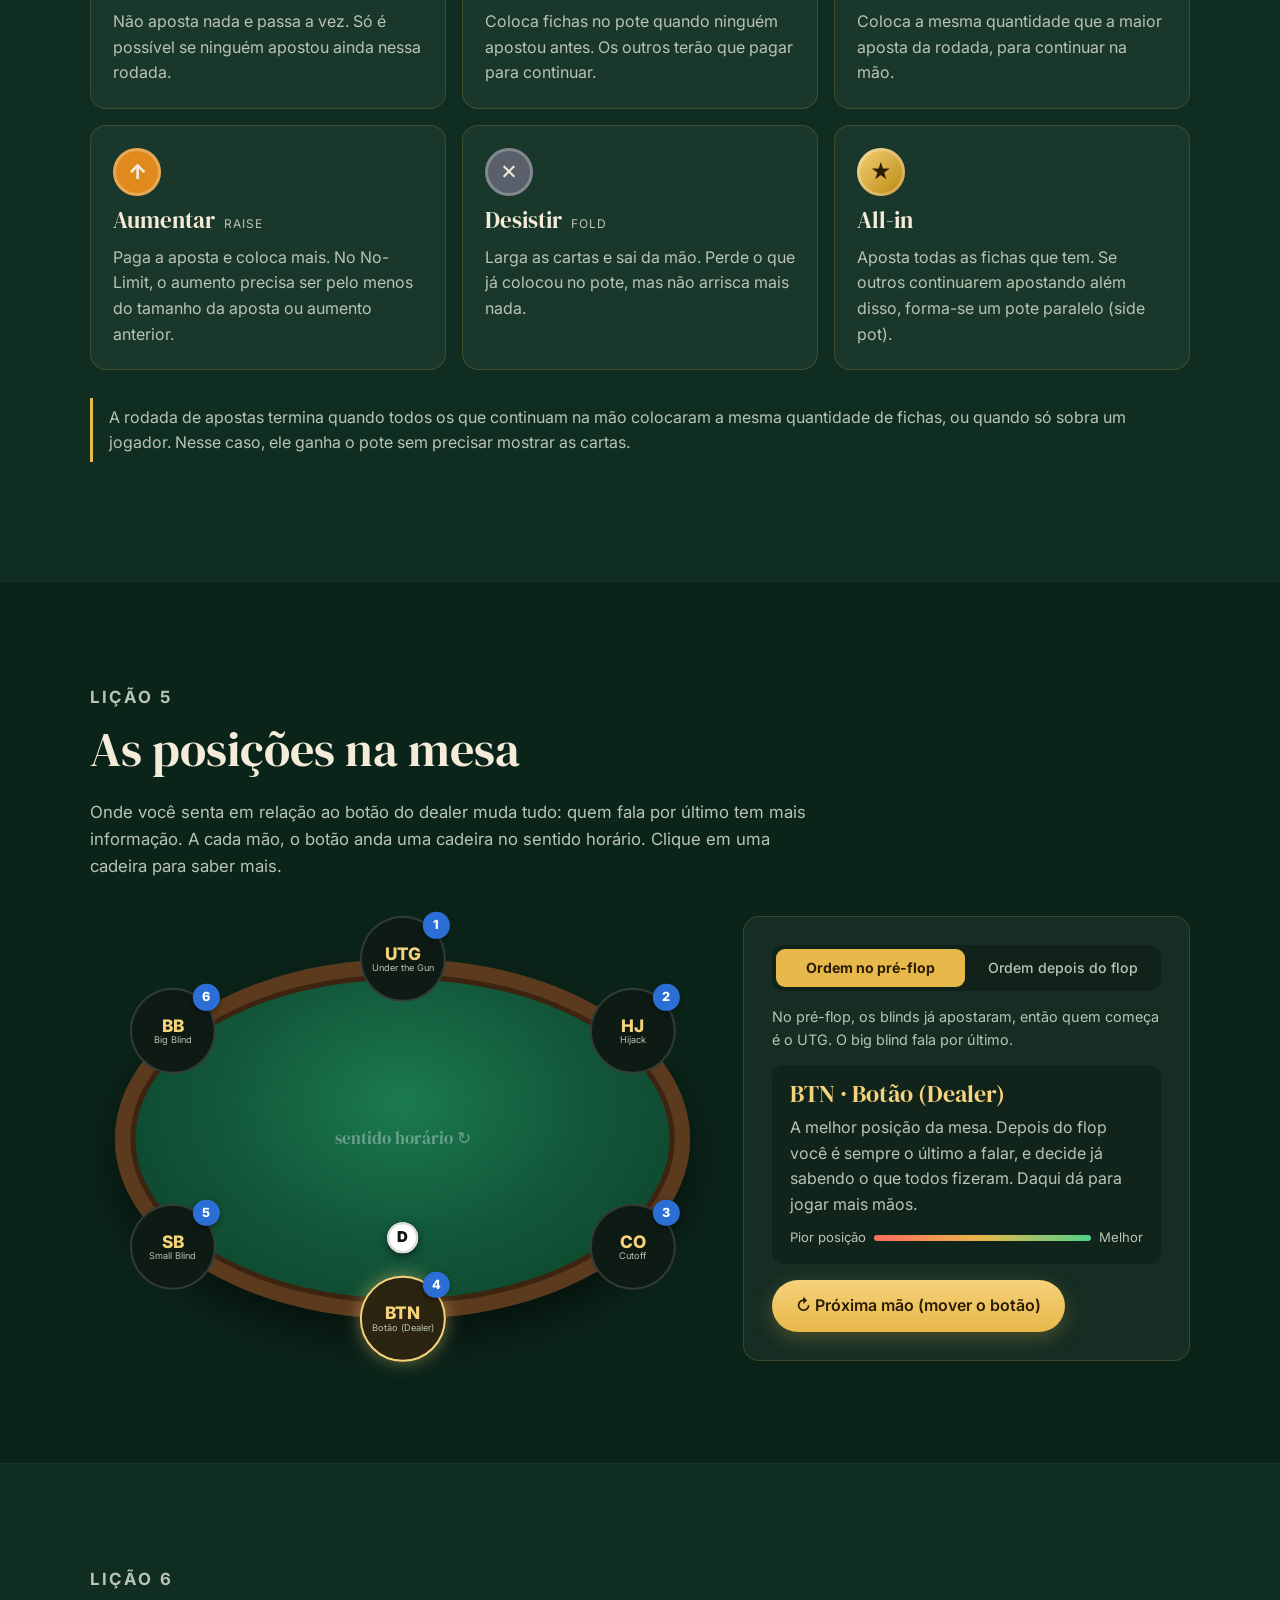
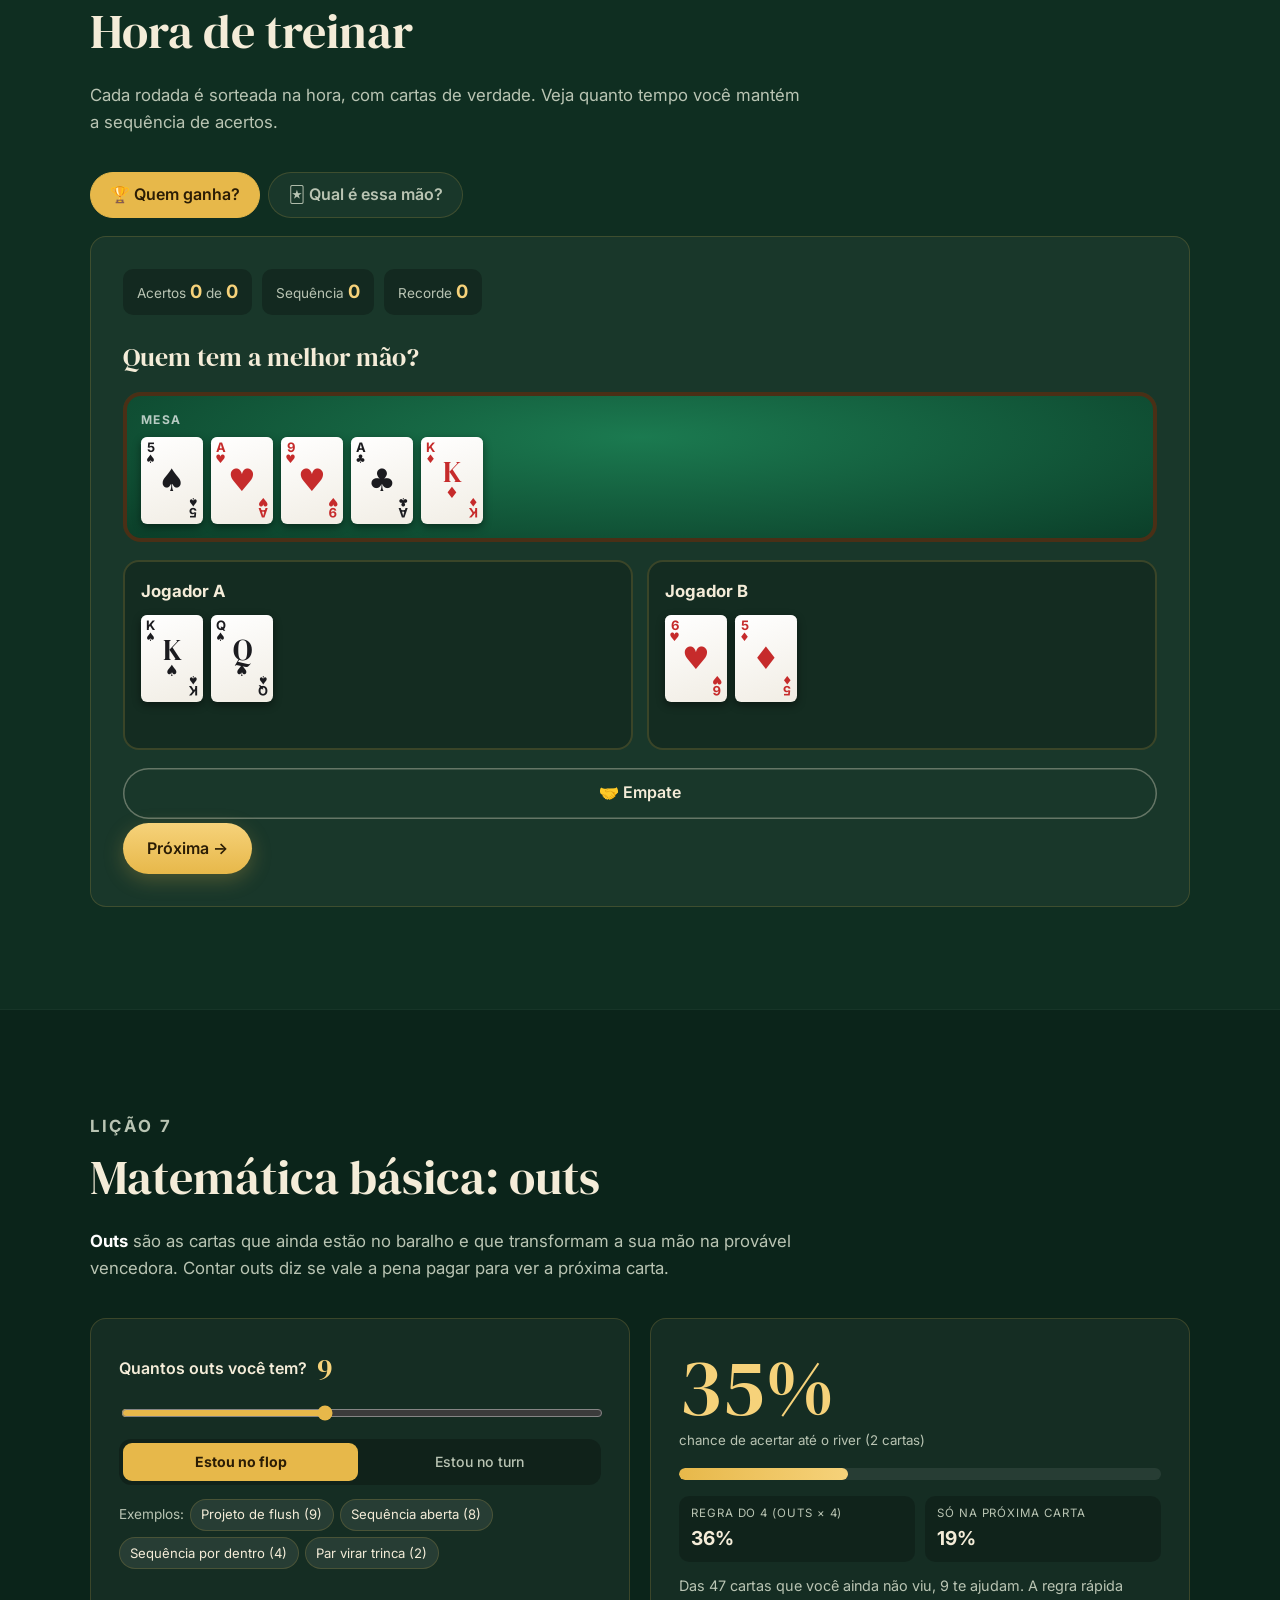
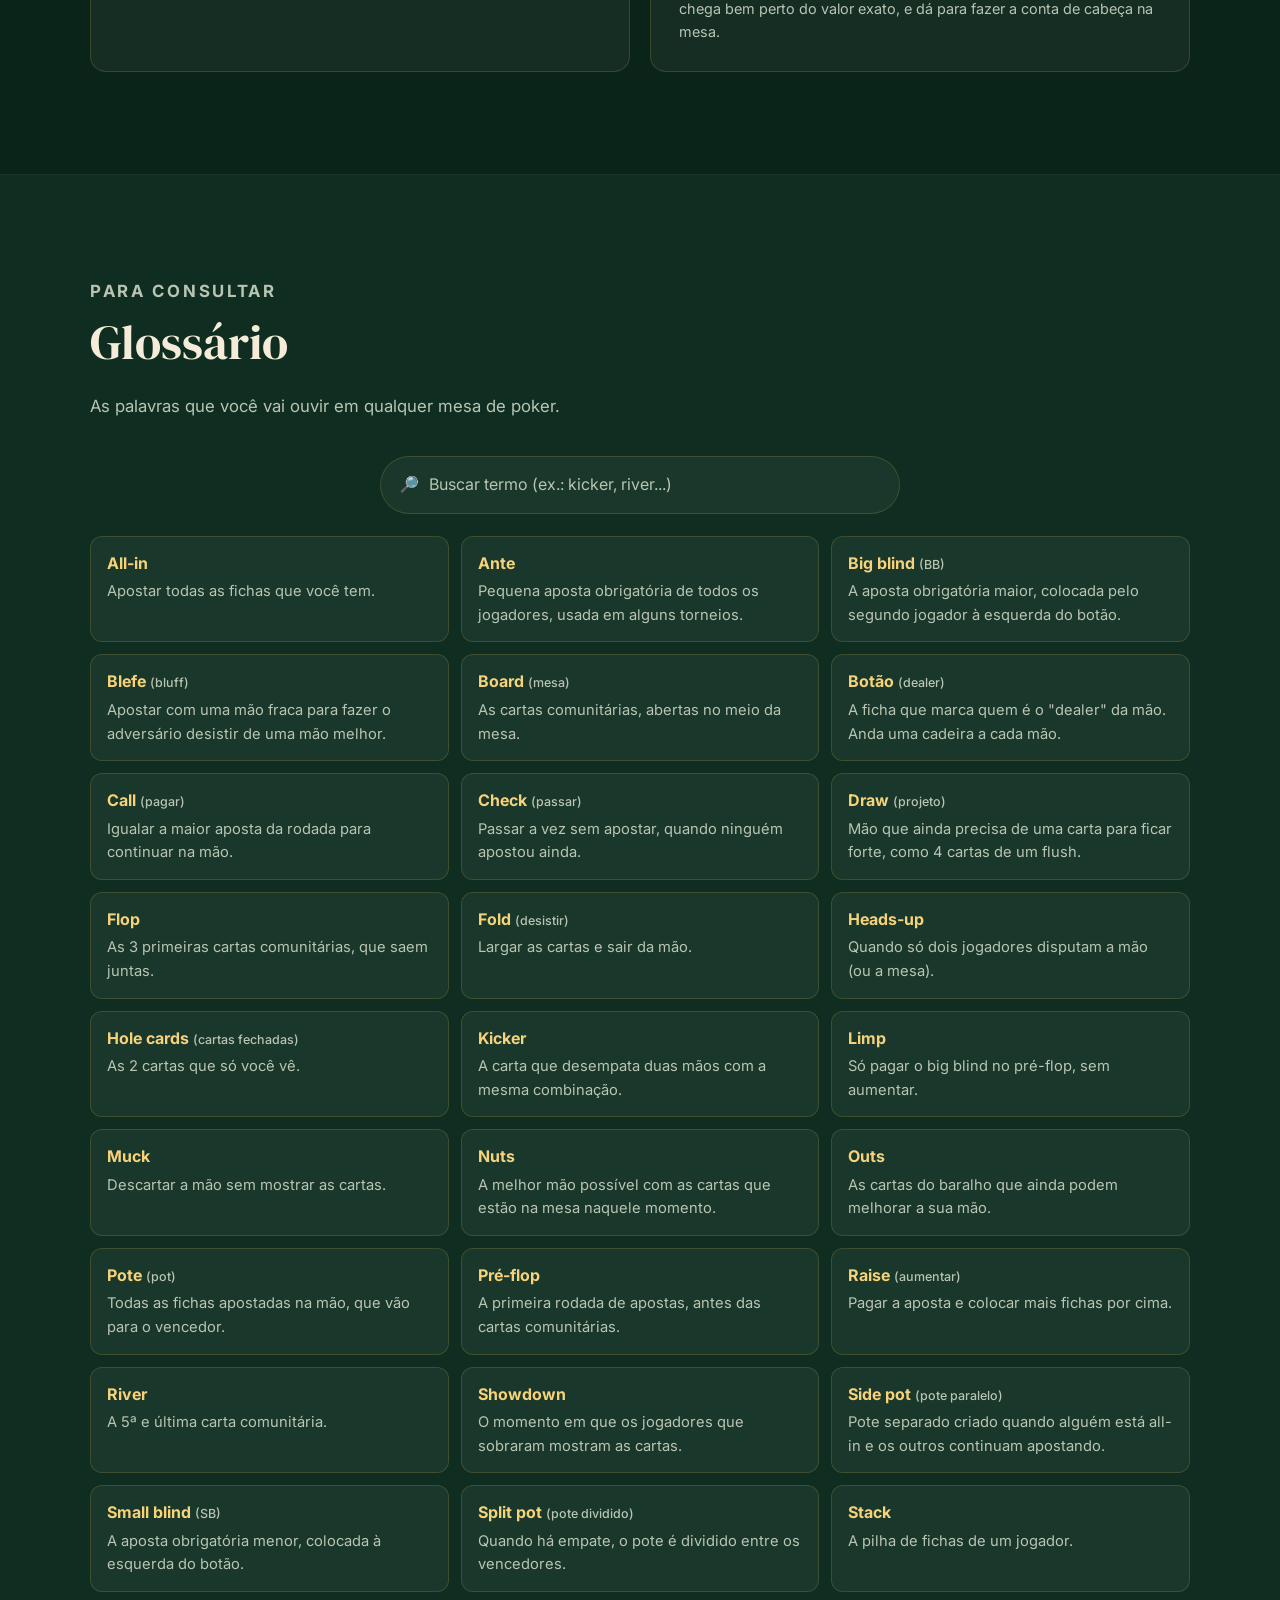
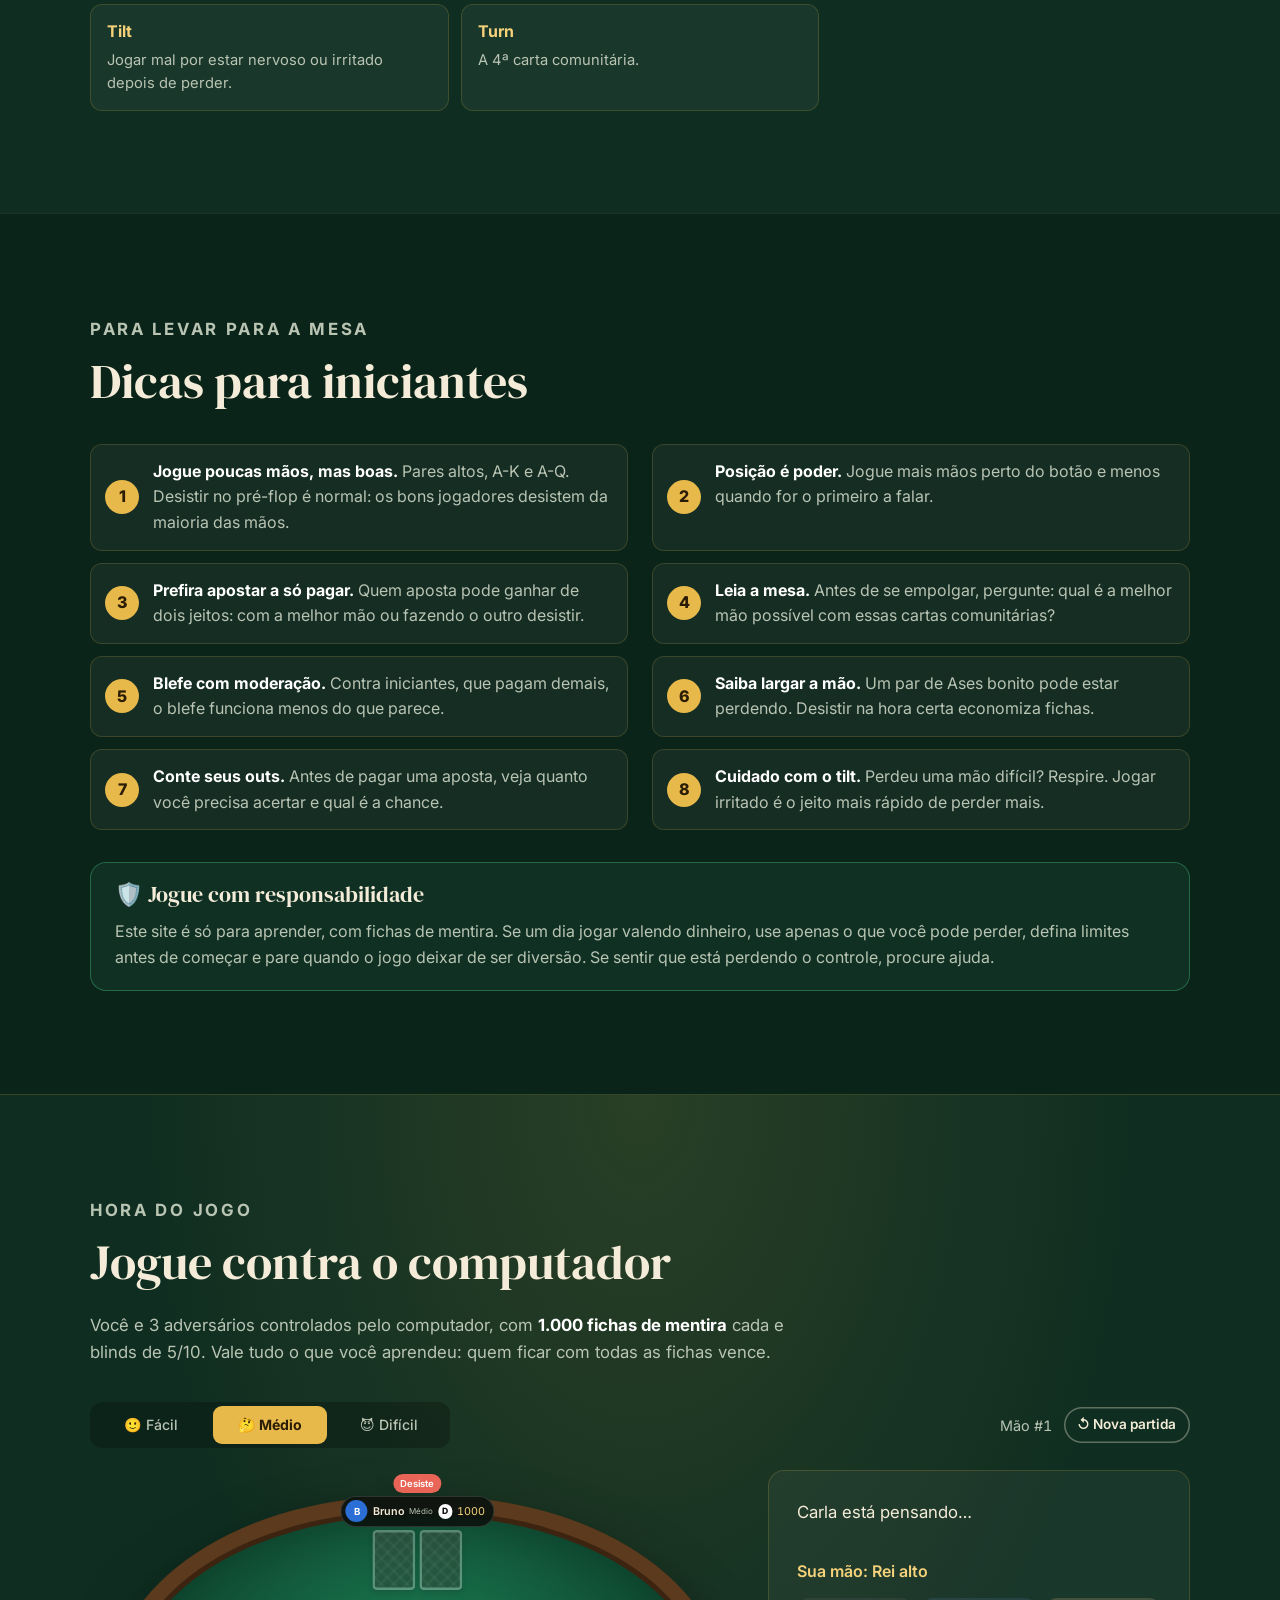
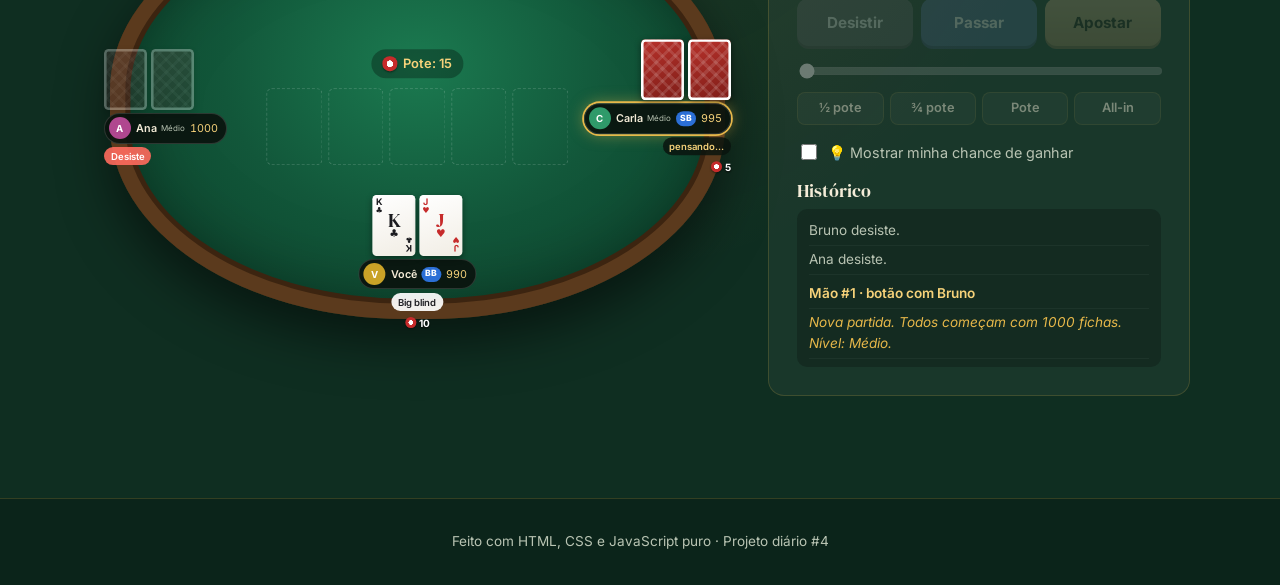
<file: 2026-11-11-escola-de-poker/index.html>
<!DOCTYPE html>
<html lang="pt-BR">
<head>
  <meta charset="UTF-8">
  <meta name="viewport" content="width=device-width, initial-scale=1">
  <title>Escola de Poker</title>
  <meta name="description" content="Aprenda Texas Hold'em do zero: ranking das mãos, uma rodada passo a passo, ações, posições, treinos e matemática básica. Só com fichas de mentira.">
  <link rel="preconnect" href="https://fonts.googleapis.com">
  <link rel="preconnect" href="https://fonts.gstatic.com" crossorigin>
  <link href="https://fonts.googleapis.com/css2?family=DM+Serif+Display&family=Inter:wght@400;500;600;700&display=swap" rel="stylesheet">
  <link rel="stylesheet" href="style.css">
</head>
<body>
  <header class="topbar">
    <a class="brand" href="#inicio"><span aria-hidden="true">♠&#xFE0E;</span> Escola de Poker</a>
    <nav aria-label="Seções">
      <a href="#basico">Básico</a>
      <a href="#maos">Mãos</a>
      <a href="#rodada">Rodada</a>
      <a href="#acoes">Ações</a>
      <a href="#posicoes">Posições</a>
      <a href="#treino">Treino</a>
      <a href="#matematica">Matemática</a>
      <a href="#glossario">Glossário</a>
      <a class="nav-play" href="#jogar">♠&#xFE0E; Jogar</a>
      <button class="sound" id="sound" type="button" aria-pressed="true"><span aria-hidden="true">🔊</span> Som</button>
    </nav>
    <div class="progress" aria-hidden="true"><span id="progress"></span></div>
  </header>

  <main>
    <!-- ================= Topo ================= -->
    <section id="inicio" class="hero">
      <div class="hero-text">
        <p class="eyebrow">Texas Hold'em do zero</p>
        <h1>Aprenda poker <em>sem apostar nada</em>.</h1>
        <p class="lead">Do ranking das mãos até ler a mesa como um jogador de verdade. Cartas que se mexem, uma mão completa passo a passo e treinos com placar.</p>
        <div class="hero-actions">
          <a class="btn btn-gold" href="#basico">Começar a aula →</a>
          <a class="btn btn-ghost" href="#jogar">♠&#xFE0E; Jogar contra o computador</a>
        </div>
        <ul class="hero-stats">
          <li><strong>10</strong> mãos explicadas</li>
          <li><strong>7</strong> lições</li>
          <li><strong>3</strong> níveis de computador</li>
        </ul>
      </div>
      <div class="hero-art" aria-hidden="true">
        <div class="fan" id="hero-fan"></div>
        <div class="chips">
          <span class="chip c-red"></span><span class="chip c-blue"></span><span class="chip c-black"></span>
        </div>
      </div>
    </section>

    <!-- ================= Lição 1 ================= -->
    <section id="basico" class="section">
      <div class="section-head">
        <p class="eyebrow">Lição 1</p>
        <h2>O baralho e o objetivo</h2>
        <p>O poker usa um baralho comum de 52 cartas, sem coringas. A variante mais jogada no mundo é o <strong>Texas Hold'em</strong>, e é ela que você vai aprender aqui.</p>
      </div>

      <div class="suits" id="suits"></div>

      <div class="ranks-strip">
        <p class="strip-title">Os 13 valores, do menor para o maior</p>
        <div class="ranks" id="ranks"></div>
        <p class="strip-note"><strong>J</strong> = Valete · <strong>Q</strong> = Dama · <strong>K</strong> = Rei · <strong>A</strong> = Ás. Os naipes não têm ordem: nenhum vale mais que o outro.</p>
      </div>

      <div class="rules">
        <div class="rule">
          <span class="rule-icon" aria-hidden="true">🏆</span>
          <h3>O objetivo</h3>
          <p>Ganhar as fichas do <strong>pote</strong>. Dá para ganhar de dois jeitos: tendo a <strong>melhor mão</strong> no final, ou fazendo todos os outros <strong>desistirem</strong> antes.</p>
        </div>
        <div class="rule">
          <span class="rule-icon" aria-hidden="true">🃏</span>
          <h3>2 suas + 5 da mesa</h3>
          <p>Cada jogador recebe <strong>2 cartas fechadas</strong>. Depois saem <strong>5 cartas comunitárias</strong> na mesa, que valem para todos. Sua mão é a <strong>melhor combinação de 5</strong> entre essas 7.</p>
        </div>
        <div class="rule">
          <span class="rule-icon" aria-hidden="true">A</span>
          <h3>O Ás é especial</h3>
          <p>É a carta mais alta, mas numa sequência também pode valer 1: <strong>A-2-3-4-5</strong> é a menor sequência. Só não dá para "dar a volta": Q-K-A-2-3 não vale.</p>
        </div>
      </div>
    </section>

    <!-- ================= Lição 2 ================= -->
    <section id="maos" class="section alt">
      <div class="section-head">
        <p class="eyebrow">Lição 2</p>
        <h2>O ranking das mãos</h2>
        <p>Da melhor para a pior. Decore esta lista e você já entende 80% do jogo. A porcentagem é a chance de terminar com essa mão usando as 7 cartas do Texas Hold'em.</p>
      </div>
      <ol class="hand-list" id="hand-list"></ol>

      <div class="kicker-box">
        <div>
          <h3>E se as duas mãos forem do mesmo tipo?</h3>
          <p>Ganha a combinação mais alta: par de Reis vence par de Damas. Se a combinação for igual, quem decide é o <strong>kicker</strong>, a carta mais alta que sobra entre as 5. Se tudo for igual, é empate e o pote é dividido.</p>
        </div>
        <div class="kicker-demo">
          <div class="kd-row"><span class="kd-label">Você</span><div class="kd-cards" id="kd-a"></div><span class="kd-tag win">vence</span></div>
          <div class="kd-row"><span class="kd-label">Rival</span><div class="kd-cards" id="kd-b"></div><span class="kd-tag">perde</span></div>
          <p class="kd-note">Os dois têm par de Reis. O kicker Ás vence o kicker Dama.</p>
        </div>
      </div>
    </section>

    <!-- ================= Lição 3 ================= -->
    <section id="rodada" class="section">
      <div class="section-head">
        <p class="eyebrow">Lição 3</p>
        <h2>Uma mão do começo ao fim</h2>
        <p>Acompanhe uma mão inteira de Texas Hold'em com quatro jogadores. Avance passo a passo com ▶ ou deixe rodar sozinho.</p>
      </div>

      <ol class="stages" id="stages">
        <li data-stage="blinds"><b>1</b> Blinds</li>
        <li data-stage="preflop"><b>2</b> Pré-flop</li>
        <li data-stage="flop"><b>3</b> Flop</li>
        <li data-stage="turn"><b>4</b> Turn</li>
        <li data-stage="river"><b>5</b> River</li>
        <li data-stage="showdown"><b>6</b> Showdown</li>
      </ol>

      <div class="hand-lesson">
        <div class="felt" id="table">
          <div class="felt-center">
            <div class="pot" id="pot"></div>
            <div class="board" id="board"></div>
          </div>
        </div>
        <article class="panel hand-panel">
          <p class="step-count" id="step-count"></p>
          <h3 id="step-title"></h3>
          <p class="step-note" id="step-note" aria-live="polite"></p>
          <div class="controls">
            <button class="ctrl" type="button" data-act="first" aria-label="Início">⏮</button>
            <button class="ctrl" type="button" data-act="prev" aria-label="Passo anterior">◀</button>
            <button class="ctrl play" type="button" data-act="play">▶ Assistir</button>
            <button class="ctrl" type="button" data-act="next" aria-label="Próximo passo">▶</button>
          </div>
          <div class="mode-switch">
            <button class="btn btn-ghost small" id="btn-guided" type="button" aria-pressed="true">📖 Mão explicada</button>
            <button class="btn btn-ghost small" id="btn-random" type="button" aria-pressed="false">🎲 Mão aleatória</button>
          </div>
        </article>
      </div>
    </section>

    <!-- ================= Lição 4 ================= -->
    <section id="acoes" class="section alt">
      <div class="section-head">
        <p class="eyebrow">Lição 4</p>
        <h2>O que você pode fazer na sua vez</h2>
        <p>Em cada rodada de apostas, os jogadores falam um de cada vez, no sentido horário. Na sua vez, você escolhe uma destas ações:</p>
      </div>
      <div class="actions-grid">
        <div class="action"><span class="a-icon check" aria-hidden="true">✓</span><h3>Passar <small>check</small></h3><p>Não aposta nada e passa a vez. Só é possível se ninguém apostou ainda nessa rodada.</p></div>
        <div class="action"><span class="a-icon bet" aria-hidden="true">●</span><h3>Apostar <small>bet</small></h3><p>Coloca fichas no pote quando ninguém apostou antes. Os outros terão que pagar para continuar.</p></div>
        <div class="action"><span class="a-icon call" aria-hidden="true">=</span><h3>Pagar <small>call</small></h3><p>Coloca a mesma quantidade que a maior aposta da rodada, para continuar na mão.</p></div>
        <div class="action"><span class="a-icon raise" aria-hidden="true">↑</span><h3>Aumentar <small>raise</small></h3><p>Paga a aposta e coloca mais. No No-Limit, o aumento precisa ser pelo menos do tamanho da aposta ou aumento anterior.</p></div>
        <div class="action"><span class="a-icon fold" aria-hidden="true">✕</span><h3>Desistir <small>fold</small></h3><p>Larga as cartas e sai da mão. Perde o que já colocou no pote, mas não arrisca mais nada.</p></div>
        <div class="action"><span class="a-icon allin" aria-hidden="true">★</span><h3>All-in</h3><p>Aposta todas as fichas que tem. Se outros continuarem apostando além disso, forma-se um pote paralelo (side pot).</p></div>
      </div>
      <p class="note-box">A rodada de apostas termina quando todos os que continuam na mão colocaram a mesma quantidade de fichas, ou quando só sobra um jogador. Nesse caso, ele ganha o pote sem precisar mostrar as cartas.</p>
    </section>

    <!-- ================= Lição 5 ================= -->
    <section id="posicoes" class="section">
      <div class="section-head">
        <p class="eyebrow">Lição 5</p>
        <h2>As posições na mesa</h2>
        <p>Onde você senta em relação ao botão do dealer muda tudo: quem fala por último tem mais informação. A cada mão, o botão anda uma cadeira no sentido horário. Clique em uma cadeira para saber mais.</p>
      </div>

      <div class="positions">
        <div class="pos-table-wrap">
          <div class="pos-table" id="pos-table">
            <span class="dealer-chip" id="dealer-chip" aria-hidden="true">D</span>
          </div>
        </div>
        <article class="panel pos-panel">
          <div class="seg" role="radiogroup" aria-label="Mostrar ordem de ação">
            <button type="button" role="radio" aria-checked="true" data-order="pre">Ordem no pré-flop</button>
            <button type="button" role="radio" aria-checked="false" data-order="post">Ordem depois do flop</button>
          </div>
          <p class="order-note" id="order-note"></p>
          <div class="pos-info" id="pos-info" aria-live="polite"></div>
          <button class="btn btn-gold" id="btn-move" type="button">↻ Próxima mão (mover o botão)</button>
        </article>
      </div>
    </section>

    <!-- ================= Lição 6 ================= -->
    <section id="treino" class="section alt">
      <div class="section-head">
        <p class="eyebrow">Lição 6</p>
        <h2>Hora de treinar</h2>
        <p>Cada rodada é sorteada na hora, com cartas de verdade. Veja quanto tempo você mantém a sequência de acertos.</p>
      </div>

      <div class="tabs" role="tablist" aria-label="Tipo de treino">
        <button type="button" role="tab" aria-selected="true" data-quiz="winner">🏆 Quem ganha?</button>
        <button type="button" role="tab" aria-selected="false" data-quiz="name">🃏 Qual é essa mão?</button>
      </div>

      <div class="quiz panel">
        <div class="score">
          <span>Acertos <strong id="q-hits">0</strong> de <strong id="q-total">0</strong></span>
          <span>Sequência <strong id="q-streak">0</strong></span>
          <span>Recorde <strong id="q-best">0</strong></span>
        </div>
        <div id="quiz-body"></div>
        <div class="feedback" id="q-feedback" aria-live="polite" hidden></div>
        <button class="btn btn-gold" id="q-next" type="button" hidden>Próxima →</button>
      </div>
    </section>

    <!-- ================= Lição 7 ================= -->
    <section id="matematica" class="section">
      <div class="section-head">
        <p class="eyebrow">Lição 7</p>
        <h2>Matemática básica: outs</h2>
        <p><strong>Outs</strong> são as cartas que ainda estão no baralho e que transformam a sua mão na provável vencedora. Contar outs diz se vale a pena pagar para ver a próxima carta.</p>
      </div>

      <div class="outs">
        <article class="panel outs-panel">
          <label class="outs-label" for="outs">Quantos outs você tem? <strong id="outs-value">9</strong></label>
          <input type="range" id="outs" min="1" max="20" value="9">
          <div class="seg" role="radiogroup" aria-label="Em que momento da mão">
            <button type="button" role="radio" aria-checked="true" data-street="flop">Estou no flop</button>
            <button type="button" role="radio" aria-checked="false" data-street="turn">Estou no turn</button>
          </div>
          <div class="examples">
            <span>Exemplos:</span>
            <button type="button" data-outs="9">Projeto de flush (9)</button>
            <button type="button" data-outs="8">Sequência aberta (8)</button>
            <button type="button" data-outs="4">Sequência por dentro (4)</button>
            <button type="button" data-outs="2">Par virar trinca (2)</button>
          </div>
        </article>
        <article class="panel outs-result" aria-live="polite">
          <div class="big-pct"><span id="pct-exact">35%</span><small id="pct-label">chance de acertar até o river</small></div>
          <div class="bar"><span id="pct-bar"></span></div>
          <dl class="outs-facts">
            <div><dt id="rule-label">Regra do 4</dt><dd id="pct-rule">36%</dd></div>
            <div><dt>Só na próxima carta</dt><dd id="pct-next">19%</dd></div>
          </dl>
          <p class="outs-explain" id="outs-explain"></p>
        </article>
      </div>
    </section>

    <!-- ================= Glossário ================= -->
    <section id="glossario" class="section alt">
      <div class="section-head">
        <p class="eyebrow">Para consultar</p>
        <h2>Glossário</h2>
        <p>As palavras que você vai ouvir em qualquer mesa de poker.</p>
      </div>
      <label class="search">
        <span aria-hidden="true">🔎</span>
        <input type="search" id="gloss-search" placeholder="Buscar termo (ex.: kicker, river...)" aria-label="Buscar no glossário">
      </label>
      <dl class="glossary" id="glossary"></dl>
      <p class="gloss-empty" id="gloss-empty" hidden>Nenhum termo encontrado.</p>
    </section>

    <!-- ================= Dicas ================= -->
    <section id="dicas" class="section">
      <div class="section-head">
        <p class="eyebrow">Para levar para a mesa</p>
        <h2>Dicas para iniciantes</h2>
      </div>
      <ol class="tips">
        <li><strong>Jogue poucas mãos, mas boas.</strong> Pares altos, A-K e A-Q. Desistir no pré-flop é normal: os bons jogadores desistem da maioria das mãos.</li>
        <li><strong>Posição é poder.</strong> Jogue mais mãos perto do botão e menos quando for o primeiro a falar.</li>
        <li><strong>Prefira apostar a só pagar.</strong> Quem aposta pode ganhar de dois jeitos: com a melhor mão ou fazendo o outro desistir.</li>
        <li><strong>Leia a mesa.</strong> Antes de se empolgar, pergunte: qual é a melhor mão possível com essas cartas comunitárias?</li>
        <li><strong>Blefe com moderação.</strong> Contra iniciantes, que pagam demais, o blefe funciona menos do que parece.</li>
        <li><strong>Saiba largar a mão.</strong> Um par de Ases bonito pode estar perdendo. Desistir na hora certa economiza fichas.</li>
        <li><strong>Conte seus outs.</strong> Antes de pagar uma aposta, veja quanto você precisa acertar e qual é a chance.</li>
        <li><strong>Cuidado com o tilt.</strong> Perdeu uma mão difícil? Respire. Jogar irritado é o jeito mais rápido de perder mais.</li>
      </ol>

      <aside class="responsible">
        <h3><span aria-hidden="true">🛡️</span> Jogue com responsabilidade</h3>
        <p>Este site é só para aprender, com fichas de mentira. Se um dia jogar valendo dinheiro, use apenas o que você pode perder, defina limites antes de começar e pare quando o jogo deixar de ser diversão. Se sentir que está perdendo o controle, procure ajuda.</p>
      </aside>
    </section>

    <!-- ================= Jogo contra o computador ================= -->
    <section id="jogar" class="section play-section">
      <div class="section-head">
        <p class="eyebrow">Hora do jogo</p>
        <h2>Jogue contra o computador</h2>
        <p>Você e 3 adversários controlados pelo computador, com <strong>1.000 fichas de mentira</strong> cada e blinds de 5/10. Vale tudo o que você aprendeu: quem ficar com todas as fichas vence.</p>
      </div>

      <div class="game-bar">
        <div class="seg" id="g-level" role="radiogroup" aria-label="Nível do computador">
          <button type="button" role="radio" aria-checked="false" data-level="1">🙂 Fácil</button>
          <button type="button" role="radio" aria-checked="true" data-level="2">🤔 Médio</button>
          <button type="button" role="radio" aria-checked="false" data-level="3">😈 Difícil</button>
        </div>
        <span class="g-handno" id="g-handno"></span>
        <button class="btn btn-ghost small" id="g-new" type="button">↺ Nova partida</button>
      </div>

      <div class="game">
        <div class="game-table-wrap">
          <div class="felt game-felt" id="g-table">
            <div class="felt-center">
              <div class="pot" id="g-pot"></div>
              <div class="board" id="g-board"></div>
            </div>
            <div class="game-over" id="g-over" hidden>
              <div class="go-card" role="dialog" aria-labelledby="g-over-title">
                <div class="go-icon" id="g-over-icon" aria-hidden="true"></div>
                <h3 id="g-over-title"></h3>
                <p id="g-over-text"></p>
                <button class="btn btn-gold" id="g-again" type="button">Jogar de novo</button>
              </div>
            </div>
          </div>
        </div>

        <article class="panel game-panel">
          <p class="g-status" id="g-status" aria-live="polite"></p>
          <p class="g-myhand" id="g-myhand"></p>

          <div class="g-actions" id="g-actions">
            <div class="g-buttons">
              <button class="g-btn fold" id="g-fold" type="button">Desistir</button>
              <button class="g-btn call" id="g-call" type="button">Passar</button>
              <button class="g-btn raise" id="g-raise" type="button">Apostar</button>
            </div>
            <div class="g-raise-box" id="g-raise-box">
              <input type="range" id="g-amount" min="10" max="1000" step="5" value="10" aria-label="Valor da aposta">
              <div class="g-quick" id="g-quick">
                <button type="button" data-frac="0.5">½ pote</button>
                <button type="button" data-frac="0.75">¾ pote</button>
                <button type="button" data-frac="1">Pote</button>
                <button type="button" data-frac="all">All-in</button>
              </div>
            </div>
          </div>
          <button class="btn btn-gold g-next" id="g-next" type="button" hidden>Próxima mão ▶</button>

          <label class="check-row"><input type="checkbox" id="g-hint-toggle"> 💡 Mostrar minha chance de ganhar</label>
          <p class="g-hint" id="g-hint" hidden></p>

          <h3 class="g-log-title">Histórico</h3>
          <ol class="g-log" id="g-log" aria-label="Histórico de lances"></ol>
        </article>
      </div>
    </section>
  </main>

  <footer class="footer">
    <p>Feito com HTML, CSS e JavaScript puro · Projeto diário #4</p>
  </footer>

  <button class="to-top" id="to-top" type="button" aria-label="Voltar ao topo" hidden>↑</button>

  <script src="cards.js"></script>
  <script src="app.js"></script>
  <script src="game.js"></script>
</body>
</html>
</file>
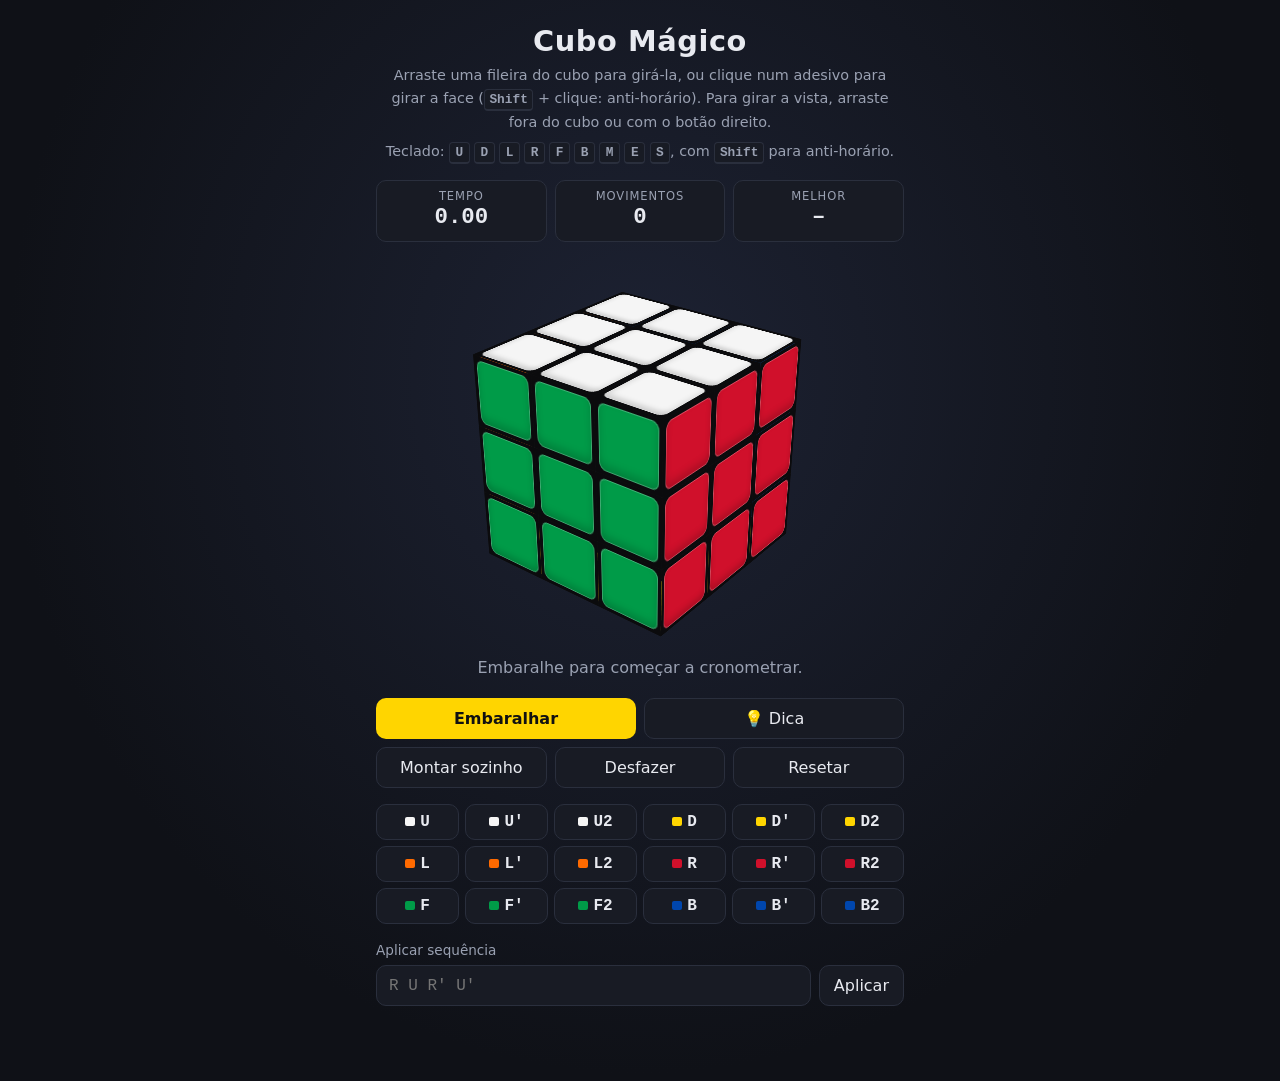
<file: 2026-11-15-cubo-magico/index.html>
<!doctype html>
<html lang="pt-BR">
<head>
  <meta charset="utf-8">
  <meta name="viewport" content="width=device-width, initial-scale=1">
  <title>Cubo Mágico</title>
  <link rel="stylesheet" href="style.css">
</head>
<body>
  <main class="app">
    <header>
      <h1>Cubo Mágico</h1>
      <p>Arraste uma fileira do cubo para girá-la, ou clique num adesivo para girar a face (<kbd>Shift</kbd> + clique: anti-horário). Para girar a vista, arraste fora do cubo ou com o botão direito.</p>
      <p>Teclado: <kbd>U</kbd> <kbd>D</kbd> <kbd>L</kbd> <kbd>R</kbd> <kbd>F</kbd> <kbd>B</kbd> <kbd>M</kbd> <kbd>E</kbd> <kbd>S</kbd>, com <kbd>Shift</kbd> para anti-horário.</p>
    </header>

    <section class="placar" aria-label="Placar">
      <div><span>Tempo</span><strong id="tempo">0.00</strong></div>
      <div><span>Movimentos</span><strong id="contador">0</strong></div>
      <div><span>Melhor</span><strong id="melhor">–</strong></div>
    </section>

    <div class="cena" id="cena" aria-label="Cubo 3D. Arraste uma fileira para girá-la; arraste fora do cubo para girar a vista.">
      <div class="cubo" id="cubo"></div>
    </div>

    <p class="status" id="status" aria-live="polite">Embaralhe para começar a cronometrar.</p>

    <div class="acoes">
      <button id="embaralhar" class="principal">Embaralhar</button>
      <button id="dica">💡 Dica</button>
      <button id="montar">Montar sozinho</button>
      <button id="desfazer">Desfazer</button>
      <button id="resetar">Resetar</button>
    </div>

    <div class="teclas" id="teclas" aria-label="Movimentos"></div>

    <form class="sequencia" id="formSeq">
      <label for="seq">Aplicar sequência</label>
      <div>
        <input id="seq" autocomplete="off" spellcheck="false" placeholder="R U R' U'">
        <button>Aplicar</button>
      </div>
    </form>

    <p class="historico" id="historico"></p>
  </main>

  <script src="cubo.js"></script>
  <script src="resolvedor.js"></script>
  <script src="app.js"></script>
</body>
</html>
</file>
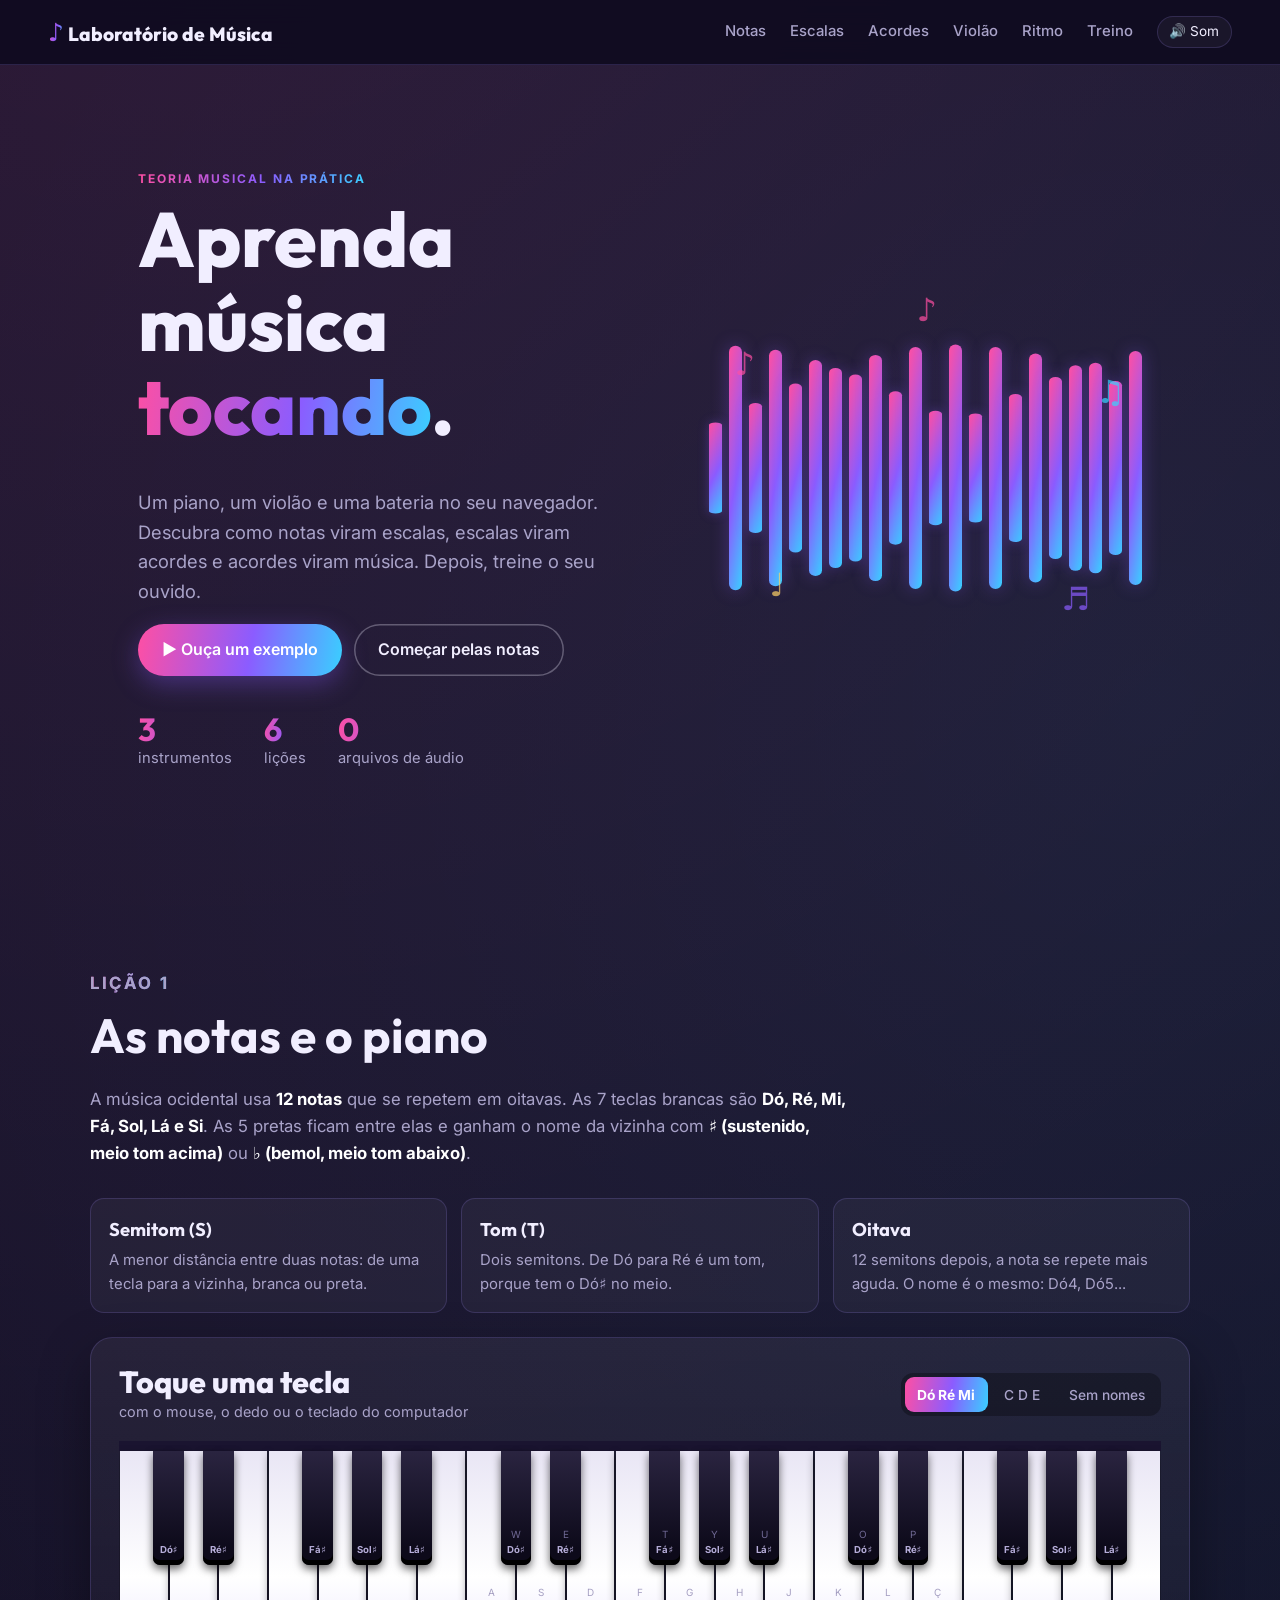
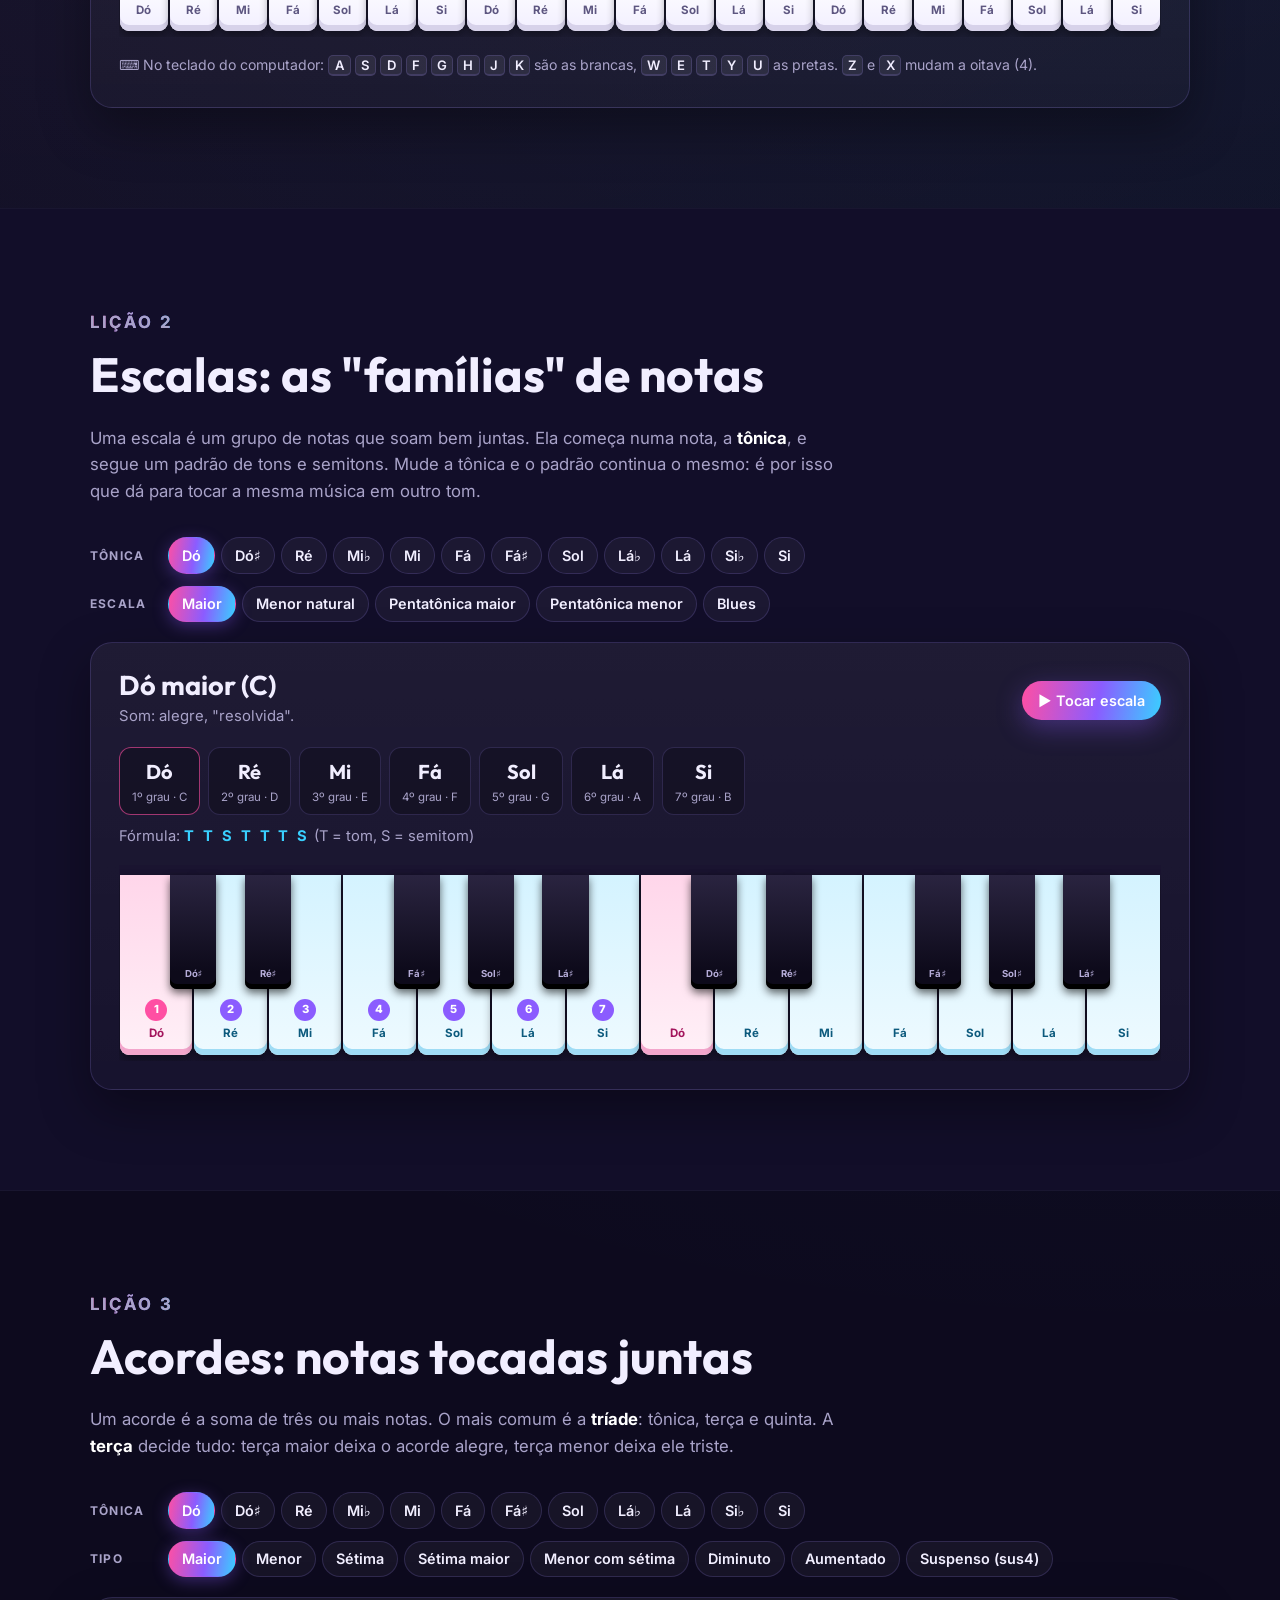
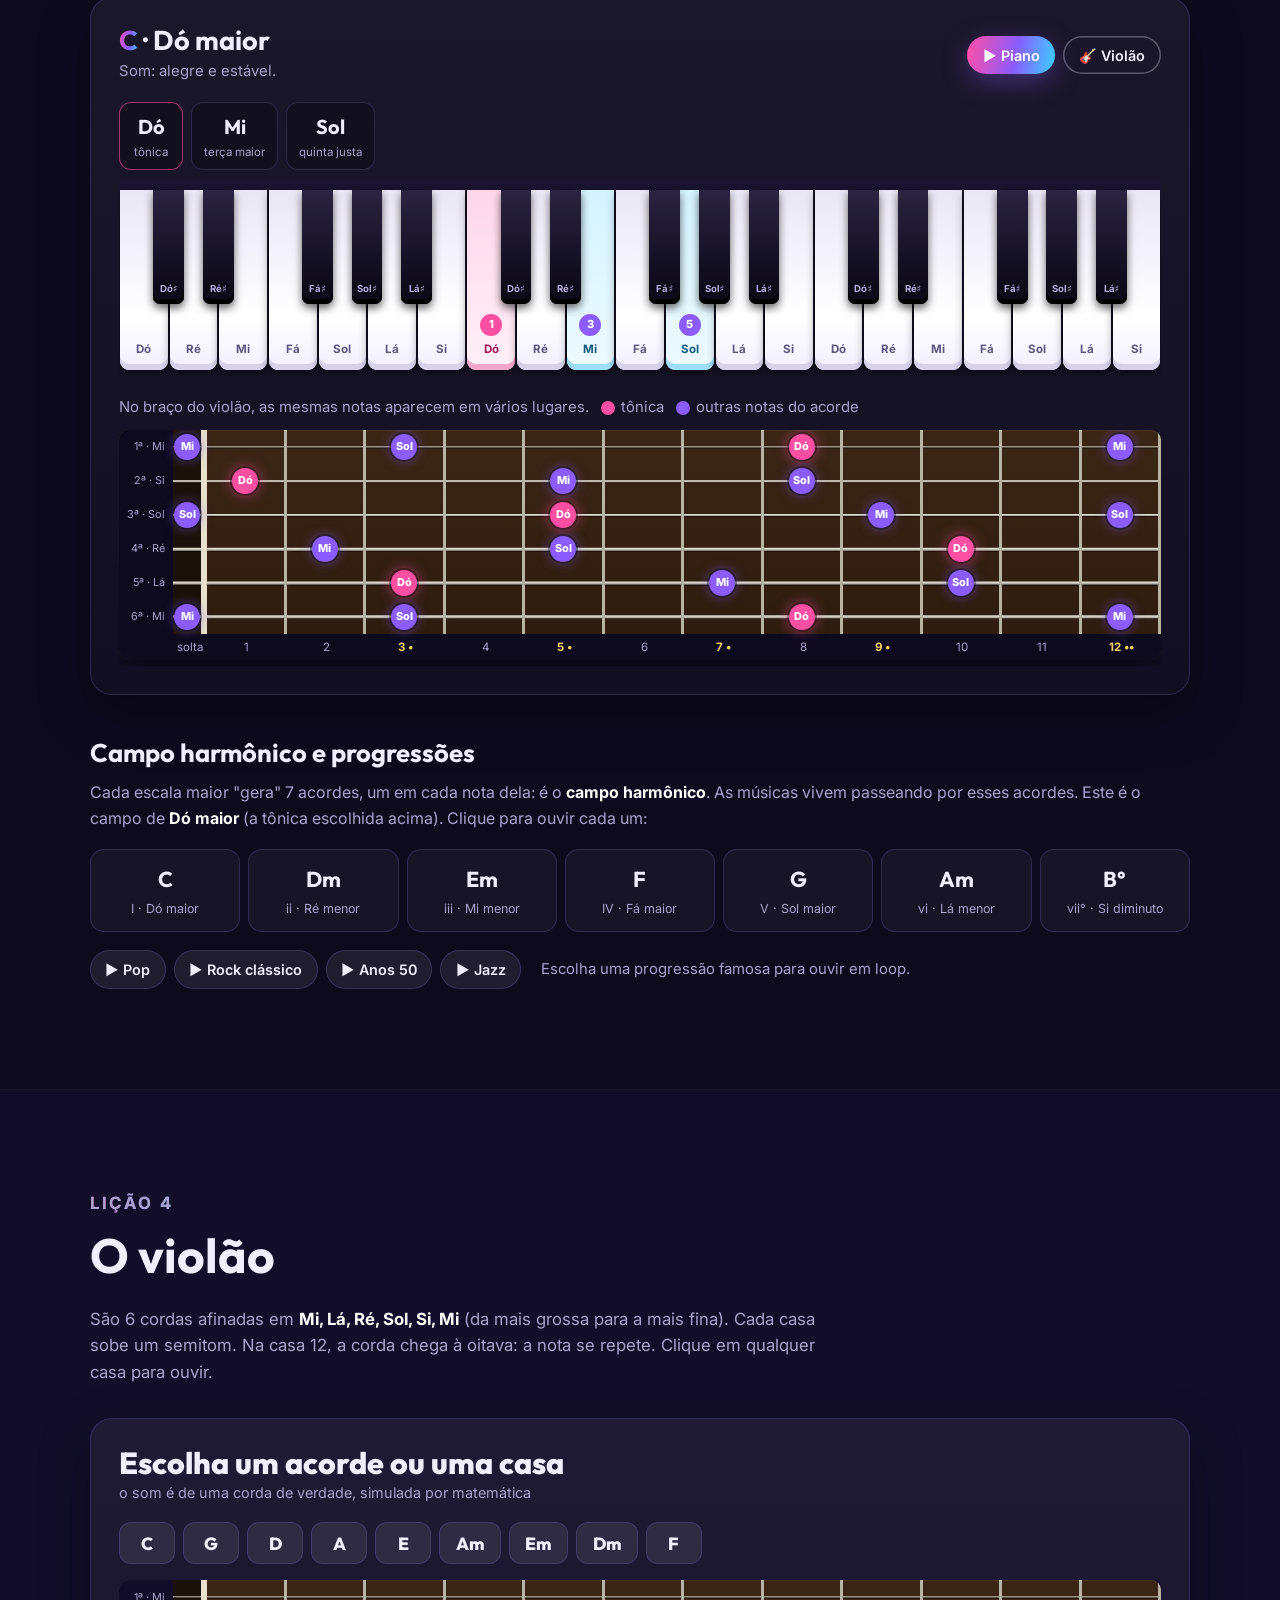
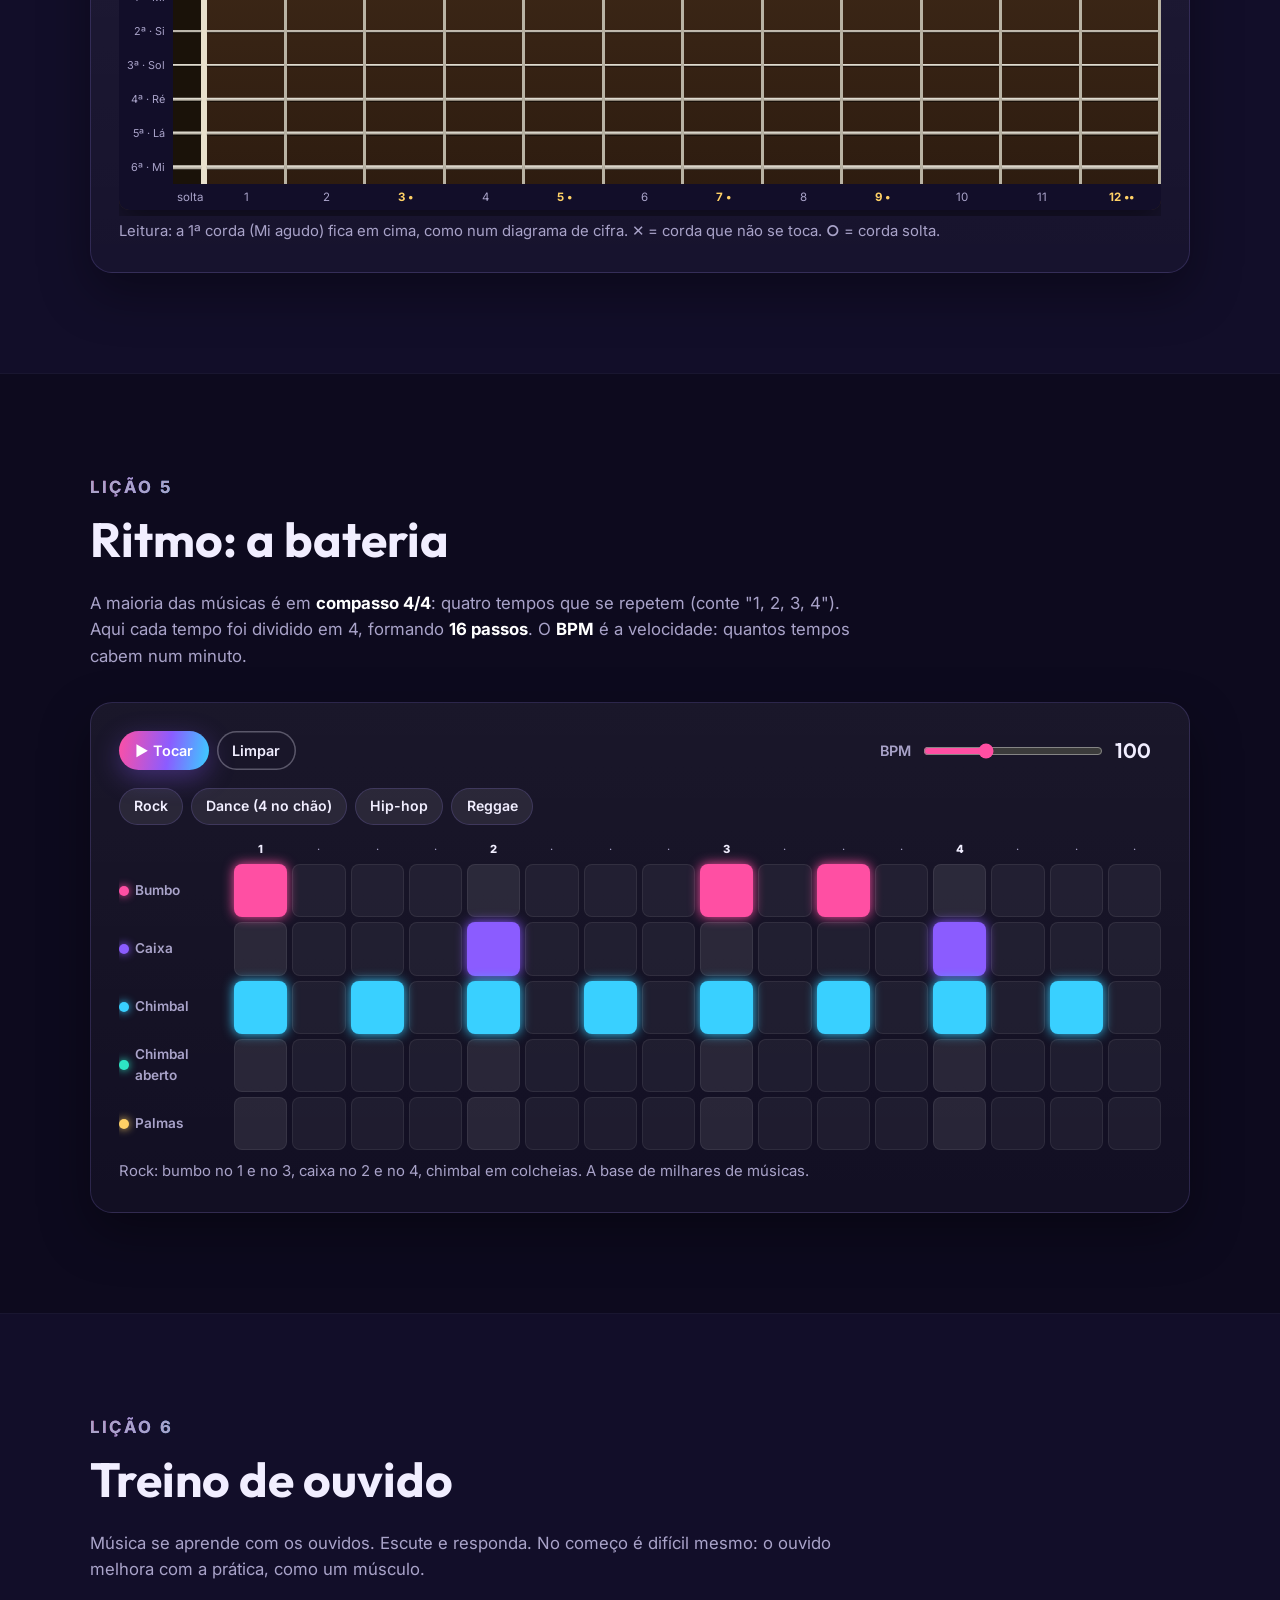
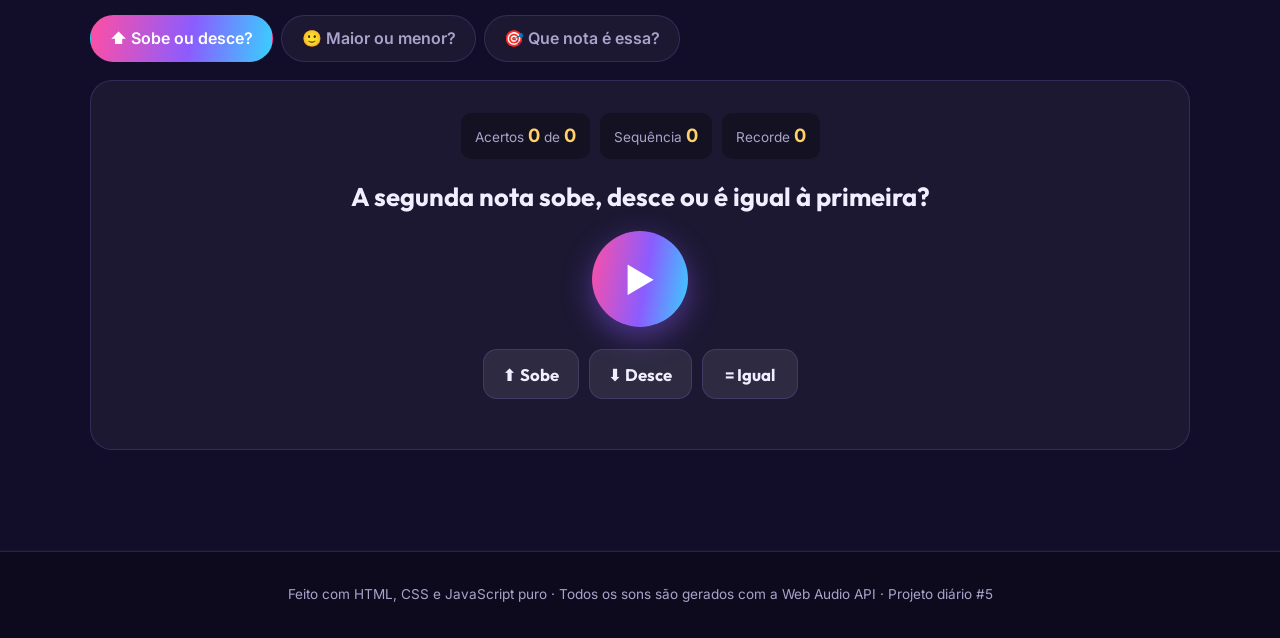
<file: 2026-11-16-laboratorio-de-musica/index.html>
<!DOCTYPE html>
<html lang="pt-BR">
<head>
  <meta charset="UTF-8">
  <meta name="viewport" content="width=device-width, initial-scale=1">
  <title>Laboratório de Música</title>
  <meta name="description" content="Aprenda teoria musical tocando: piano, violão, escalas, acordes, bateria e treino de ouvido, tudo com som gerado no navegador.">
  <link rel="preconnect" href="https://fonts.googleapis.com">
  <link rel="preconnect" href="https://fonts.gstatic.com" crossorigin>
  <link href="https://fonts.googleapis.com/css2?family=Outfit:wght@500;700;800&family=Inter:wght@400;500;600;700&display=swap" rel="stylesheet">
  <link rel="stylesheet" href="style.css">
</head>
<body>
  <header class="topbar">
    <a class="brand" href="#inicio"><span aria-hidden="true">♪</span> Laboratório de Música</a>
    <nav aria-label="Seções">
      <a href="#notas">Notas</a>
      <a href="#escalas">Escalas</a>
      <a href="#acordes">Acordes</a>
      <a href="#violao">Violão</a>
      <a href="#ritmo">Ritmo</a>
      <a href="#ouvido">Treino</a>
      <button class="mute" id="mute" type="button" aria-pressed="false"><span aria-hidden="true">🔊</span> Som</button>
    </nav>
    <div class="progress" aria-hidden="true"><span id="progress"></span></div>
  </header>

  <main>
    <!-- ================= Topo ================= -->
    <section id="inicio" class="hero">
      <div class="hero-text">
        <p class="eyebrow">Teoria musical na prática</p>
        <h1>Aprenda música <span class="grad">tocando</span>.</h1>
        <p class="lead">Um piano, um violão e uma bateria no seu navegador. Descubra como notas viram escalas, escalas viram acordes e acordes viram música. Depois, treine o seu ouvido.</p>
        <div class="hero-actions">
          <button class="btn btn-neon" id="hero-play" type="button">▶ Ouça um exemplo</button>
          <a class="btn btn-ghost" href="#notas">Começar pelas notas</a>
        </div>
        <ul class="hero-stats">
          <li><strong>3</strong> instrumentos</li>
          <li><strong>6</strong> lições</li>
          <li><strong>0</strong> arquivos de áudio</li>
        </ul>
      </div>
      <div class="hero-art" aria-hidden="true">
        <div class="eq" id="eq"></div>
        <div class="floating-notes"><span>♪</span><span>♫</span><span>♩</span><span>♬</span><span>♪</span></div>
      </div>
    </section>

    <!-- ================= Lição 1: notas ================= -->
    <section id="notas" class="section">
      <div class="section-head">
        <p class="eyebrow">Lição 1</p>
        <h2>As notas e o piano</h2>
        <p>A música ocidental usa <strong>12 notas</strong> que se repetem em oitavas. As 7 teclas brancas são <strong>Dó, Ré, Mi, Fá, Sol, Lá e Si</strong>. As 5 pretas ficam entre elas e ganham o nome da vizinha com <strong>♯ (sustenido, meio tom acima)</strong> ou <strong>♭ (bemol, meio tom abaixo)</strong>.</p>
      </div>

      <div class="cards-3">
        <div class="mini-card"><b>Semitom (S)</b><p>A menor distância entre duas notas: de uma tecla para a vizinha, branca ou preta.</p></div>
        <div class="mini-card"><b>Tom (T)</b><p>Dois semitons. De Dó para Ré é um tom, porque tem o Dó♯ no meio.</p></div>
        <div class="mini-card"><b>Oitava</b><p>12 semitons depois, a nota se repete mais aguda. O nome é o mesmo: Dó4, Dó5...</p></div>
      </div>

      <div class="instrument-box">
        <div class="box-top">
          <div class="now-playing" aria-live="polite">
            <span class="np-name" id="np-name">Toque uma tecla</span>
            <span class="np-sub" id="np-sub">com o mouse, o dedo ou o teclado do computador</span>
          </div>
          <div class="seg" role="radiogroup" aria-label="Nome das notas" id="label-style">
            <button type="button" role="radio" aria-checked="true" data-style="solfege">Dó Ré Mi</button>
            <button type="button" role="radio" aria-checked="false" data-style="letter">C D E</button>
            <button type="button" role="radio" aria-checked="false" data-style="none">Sem nomes</button>
          </div>
        </div>
        <div class="piano-scroll"><div class="piano" id="piano-main" aria-label="Piano"></div></div>
        <p class="kbd-hint">⌨️ No teclado do computador: <kbd>A</kbd> <kbd>S</kbd> <kbd>D</kbd> <kbd>F</kbd> <kbd>G</kbd> <kbd>H</kbd> <kbd>J</kbd> <kbd>K</kbd> são as brancas, <kbd>W</kbd> <kbd>E</kbd> <kbd>T</kbd> <kbd>Y</kbd> <kbd>U</kbd> as pretas. <kbd>Z</kbd> e <kbd>X</kbd> mudam a oitava (<span id="octave-label">4</span>).</p>
      </div>
    </section>

    <!-- ================= Lição 2: escalas ================= -->
    <section id="escalas" class="section alt">
      <div class="section-head">
        <p class="eyebrow">Lição 2</p>
        <h2>Escalas: as "famílias" de notas</h2>
        <p>Uma escala é um grupo de notas que soam bem juntas. Ela começa numa nota, a <strong>tônica</strong>, e segue um padrão de tons e semitons. Mude a tônica e o padrão continua o mesmo: é por isso que dá para tocar a mesma música em outro tom.</p>
      </div>

      <div class="picker">
        <span class="picker-label">Tônica</span>
        <div class="chips" id="scale-root"></div>
      </div>
      <div class="picker">
        <span class="picker-label">Escala</span>
        <div class="chips" id="scale-type"></div>
      </div>

      <div class="instrument-box">
        <div class="box-top">
          <div>
            <h3 class="box-title" id="scale-title"></h3>
            <p class="box-sub" id="scale-mood"></p>
          </div>
          <button class="btn btn-neon small" id="scale-play" type="button">▶ Tocar escala</button>
        </div>
        <div class="degrees" id="scale-notes"></div>
        <p class="formula" id="scale-formula"></p>
        <div class="piano-scroll"><div class="piano" id="piano-scale" aria-label="Piano mostrando a escala"></div></div>
      </div>
    </section>

    <!-- ================= Lição 3: acordes ================= -->
    <section id="acordes" class="section">
      <div class="section-head">
        <p class="eyebrow">Lição 3</p>
        <h2>Acordes: notas tocadas juntas</h2>
        <p>Um acorde é a soma de três ou mais notas. O mais comum é a <strong>tríade</strong>: tônica, terça e quinta. A <strong>terça</strong> decide tudo: terça maior deixa o acorde alegre, terça menor deixa ele triste.</p>
      </div>

      <div class="picker">
        <span class="picker-label">Tônica</span>
        <div class="chips" id="chord-root"></div>
      </div>
      <div class="picker">
        <span class="picker-label">Tipo</span>
        <div class="chips" id="chord-type"></div>
      </div>

      <div class="instrument-box">
        <div class="box-top">
          <div>
            <h3 class="box-title"><span class="cifra" id="chord-symbol"></span> <span id="chord-name"></span></h3>
            <p class="box-sub" id="chord-feel"></p>
          </div>
          <div class="btn-row">
            <button class="btn btn-neon small" id="chord-play" type="button">▶ Piano</button>
            <button class="btn btn-ghost small" id="chord-strum" type="button">🎸 Violão</button>
          </div>
        </div>
        <div class="degrees" id="chord-notes"></div>
        <div class="piano-scroll"><div class="piano" id="piano-chord" aria-label="Piano mostrando o acorde"></div></div>
        <p class="box-sub fret-caption">No braço do violão, as mesmas notas aparecem em vários lugares. <span class="dot-key root"></span> tônica <span class="dot-key"></span> outras notas do acorde</p>
        <div class="fret-scroll"><div class="fretboard" id="fret-chord" aria-label="Braço do violão mostrando o acorde"></div></div>
      </div>

      <h3 class="sub-title">Campo harmônico e progressões</h3>
      <p class="sub-text">Cada escala maior "gera" 7 acordes, um em cada nota dela: é o <strong>campo harmônico</strong>. As músicas vivem passeando por esses acordes. Este é o campo de <strong id="field-key"></strong> (a tônica escolhida acima). Clique para ouvir cada um:</p>
      <div class="field" id="field"></div>
      <div class="progressions">
        <div class="prog-list" id="prog-list"></div>
        <p class="prog-about" id="prog-about">Escolha uma progressão famosa para ouvir em loop.</p>
      </div>
    </section>

    <!-- ================= Lição 4: violão ================= -->
    <section id="violao" class="section alt">
      <div class="section-head">
        <p class="eyebrow">Lição 4</p>
        <h2>O violão</h2>
        <p>São 6 cordas afinadas em <strong>Mi, Lá, Ré, Sol, Si, Mi</strong> (da mais grossa para a mais fina). Cada casa sobe um semitom. Na casa 12, a corda chega à oitava: a nota se repete. Clique em qualquer casa para ouvir.</p>
      </div>

      <div class="instrument-box">
        <div class="box-top">
          <div class="now-playing" aria-live="polite">
            <span class="np-name" id="gt-name">Escolha um acorde ou uma casa</span>
            <span class="np-sub" id="gt-sub">o som é de uma corda de verdade, simulada por matemática</span>
          </div>
        </div>
        <div class="open-chords" id="open-chords"></div>
        <div class="fret-scroll"><div class="fretboard" id="fret-main" aria-label="Braço do violão"></div></div>
        <p class="box-sub">Leitura: a 1ª corda (Mi agudo) fica em cima, como num diagrama de cifra. <b>✕</b> = corda que não se toca. <b>○</b> = corda solta.</p>
      </div>
    </section>

    <!-- ================= Lição 5: ritmo ================= -->
    <section id="ritmo" class="section">
      <div class="section-head">
        <p class="eyebrow">Lição 5</p>
        <h2>Ritmo: a bateria</h2>
        <p>A maioria das músicas é em <strong>compasso 4/4</strong>: quatro tempos que se repetem (conte "1, 2, 3, 4"). Aqui cada tempo foi dividido em 4, formando <strong>16 passos</strong>. O <strong>BPM</strong> é a velocidade: quantos tempos cabem num minuto.</p>
      </div>

      <div class="instrument-box seq-box">
        <div class="box-top">
          <div class="btn-row">
            <button class="btn btn-neon small" id="seq-play" type="button">▶ Tocar</button>
            <button class="btn btn-ghost small" id="seq-clear" type="button">Limpar</button>
          </div>
          <label class="bpm">BPM <input type="range" id="bpm" min="60" max="180" value="100"> <output id="bpm-out">100</output></label>
        </div>
        <div class="presets" id="presets"></div>
        <div class="seq-scroll"><div class="sequencer" id="sequencer"></div></div>
        <p class="box-sub" id="preset-about">Clique nos quadradinhos para criar o seu ritmo, ou escolha um ritmo pronto.</p>
      </div>
    </section>

    <!-- ================= Lição 6: ouvido ================= -->
    <section id="ouvido" class="section alt">
      <div class="section-head">
        <p class="eyebrow">Lição 6</p>
        <h2>Treino de ouvido</h2>
        <p>Música se aprende com os ouvidos. Escute e responda. No começo é difícil mesmo: o ouvido melhora com a prática, como um músculo.</p>
      </div>

      <div class="tabs" role="tablist" aria-label="Tipo de treino">
        <button type="button" role="tab" aria-selected="true" data-quiz="interval">⬆️ Sobe ou desce?</button>
        <button type="button" role="tab" aria-selected="false" data-quiz="chord">🙂 Maior ou menor?</button>
        <button type="button" role="tab" aria-selected="false" data-quiz="note">🎯 Que nota é essa?</button>
      </div>

      <div class="quiz">
        <div class="score">
          <span>Acertos <strong id="q-hits">0</strong> de <strong id="q-total">0</strong></span>
          <span>Sequência <strong id="q-streak">0</strong></span>
          <span>Recorde <strong id="q-best">0</strong></span>
        </div>
        <p class="q-title" id="q-title"></p>
        <div class="q-listen">
          <button class="listen" id="q-listen" type="button" aria-label="Ouvir de novo"><span aria-hidden="true">▶</span></button>
          <button class="btn btn-ghost small" id="q-ref" type="button" hidden>Ouvir o Dó (referência)</button>
        </div>
        <div class="q-options" id="q-options"></div>
        <div class="feedback" id="q-feedback" aria-live="polite" hidden></div>
        <button class="btn btn-neon" id="q-next" type="button" hidden>Próxima →</button>
      </div>
    </section>
  </main>

  <footer class="footer">
    <p>Feito com HTML, CSS e JavaScript puro · Todos os sons são gerados com a Web Audio API · Projeto diário #5</p>
  </footer>

  <script src="music.js"></script>
  <script src="app.js"></script>
</body>
</html>
</file>
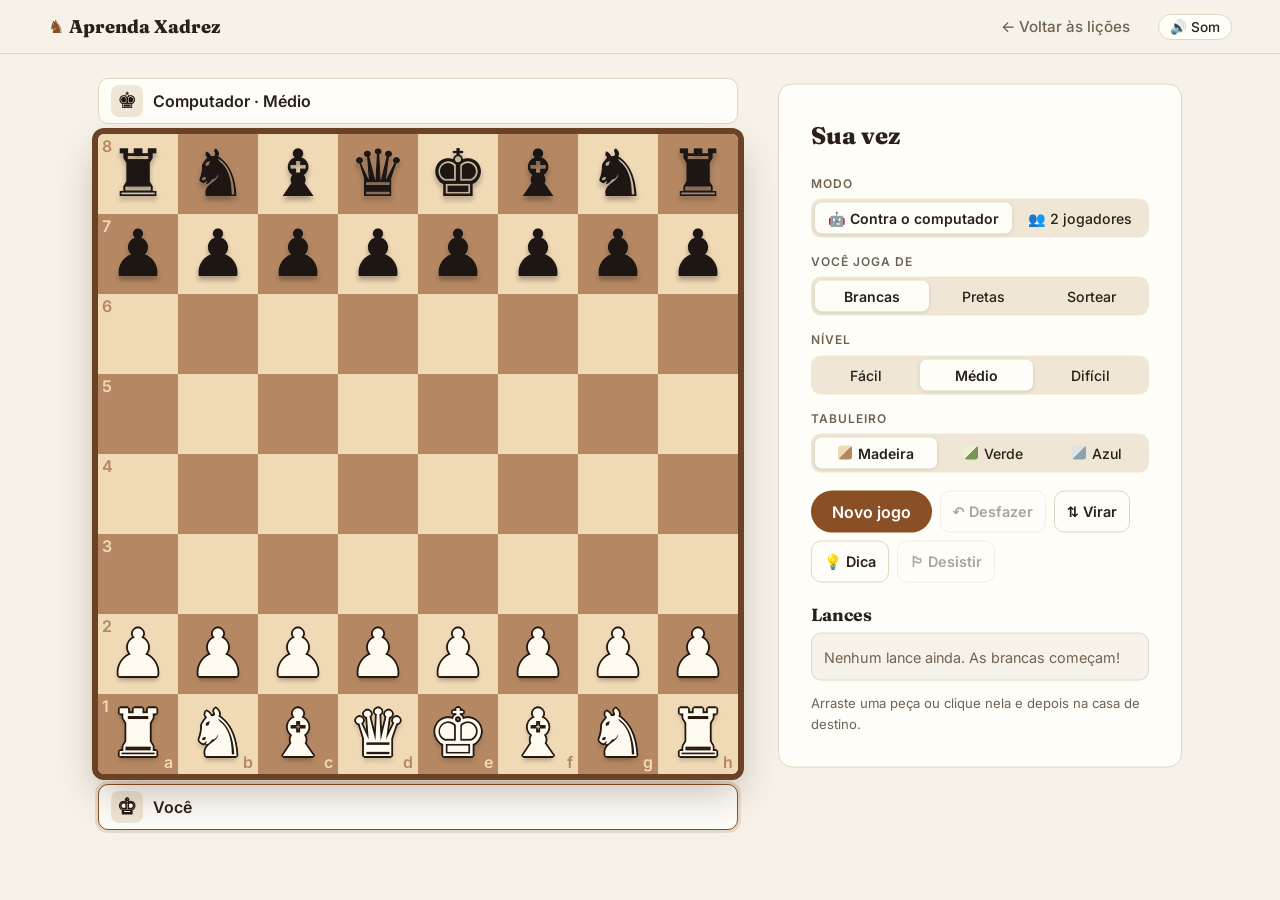
<file: 2026-11-06-xadrez/jogar.html>
<!DOCTYPE html>
<html lang="pt-BR">
<head>
  <meta charset="UTF-8">
  <meta name="viewport" content="width=device-width, initial-scale=1">
  <title>Jogar Xadrez</title>
  <meta name="description" content="Jogue xadrez contra o computador ou com um amigo, com todas as regras.">
  <link rel="preconnect" href="https://fonts.googleapis.com">
  <link rel="preconnect" href="https://fonts.gstatic.com" crossorigin>
  <link href="https://fonts.googleapis.com/css2?family=Fraunces:opsz,wght@9..144,600;9..144,800&family=Inter:wght@400;500;600&display=swap" rel="stylesheet">
  <link rel="stylesheet" href="style.css">
</head>
<body class="play-page">
  <header class="topbar">
    <a class="brand" href="index.html"><span aria-hidden="true">♞&#xFE0E;</span> Aprenda Xadrez</a>
    <nav aria-label="Navegação">
      <a href="index.html">← Voltar às lições</a>
      <button class="sound-toggle" id="sound-toggle" type="button" aria-pressed="true">
        <span aria-hidden="true">🔊</span> Som
      </button>
    </nav>
  </header>

  <main class="play">
    <section class="play-board" aria-label="Partida">
      <div class="player-bar" id="bar-top">
        <span class="avatar" aria-hidden="true"></span>
        <span class="pname"></span>
        <span class="captured" aria-label="Peças capturadas"></span>
        <span class="adv"></span>
      </div>

      <div class="play-wrap">
        <div class="board" id="play-board" aria-label="Tabuleiro da partida"></div>
        <canvas class="confetti" id="confetti" aria-hidden="true"></canvas>
        <div class="game-over" id="game-over" hidden>
          <div class="go-card" role="dialog" aria-labelledby="go-title">
            <div class="go-icon" id="go-icon" aria-hidden="true"></div>
            <h2 id="go-title"></h2>
            <p id="go-text"></p>
            <div class="go-actions">
              <button class="btn" id="go-again" type="button">Jogar de novo</button>
              <button class="btn btn-ghost" id="go-close" type="button">Ver o tabuleiro</button>
            </div>
          </div>
        </div>
      </div>

      <div class="player-bar" id="bar-bottom">
        <span class="avatar" aria-hidden="true"></span>
        <span class="pname"></span>
        <span class="captured" aria-label="Peças capturadas"></span>
        <span class="adv"></span>
      </div>
    </section>

    <aside class="panel play-panel">
      <p class="play-status" id="status" aria-live="polite"></p>

      <div class="setting">
        <span class="setting-label">Modo</span>
        <div class="seg" role="radiogroup" aria-label="Modo" data-setting="mode">
          <button type="button" role="radio" data-value="ai">🤖 Contra o computador</button>
          <button type="button" role="radio" data-value="2p">👥 2 jogadores</button>
        </div>
      </div>
      <div class="setting" data-ai-only>
        <span class="setting-label">Você joga de</span>
        <div class="seg" role="radiogroup" aria-label="Cor" data-setting="color">
          <button type="button" role="radio" data-value="w">Brancas</button>
          <button type="button" role="radio" data-value="b">Pretas</button>
          <button type="button" role="radio" data-value="random">Sortear</button>
        </div>
      </div>
      <div class="setting" data-ai-only>
        <span class="setting-label">Nível</span>
        <div class="seg" role="radiogroup" aria-label="Nível" data-setting="level">
          <button type="button" role="radio" data-value="1">Fácil</button>
          <button type="button" role="radio" data-value="2">Médio</button>
          <button type="button" role="radio" data-value="3">Difícil</button>
        </div>
      </div>
      <div class="setting">
        <span class="setting-label">Tabuleiro</span>
        <div class="seg" role="radiogroup" aria-label="Cores do tabuleiro" data-setting="theme">
          <button type="button" role="radio" data-value="madeira"><i class="swatch madeira"></i>Madeira</button>
          <button type="button" role="radio" data-value="verde"><i class="swatch verde"></i>Verde</button>
          <button type="button" role="radio" data-value="azul"><i class="swatch azul"></i>Azul</button>
        </div>
      </div>
      <p class="setting-note" id="setting-note" hidden>Essas opções valem a partir do próximo jogo. Clique em <strong>Novo jogo</strong>.</p>

      <div class="play-actions">
        <button class="btn" id="btn-new" type="button">Novo jogo</button>
        <button class="ctrl" id="btn-undo" type="button" title="Desfazer o último lance">↶ Desfazer</button>
        <button class="ctrl" id="btn-flip" type="button" title="Virar o tabuleiro">⇅ Virar</button>
        <button class="ctrl" id="btn-hint" type="button" title="Mostrar um bom lance">💡 Dica</button>
        <button class="ctrl" id="btn-resign" type="button" title="Desistir da partida">🏳 Desistir</button>
      </div>

      <h3 class="moves-title">Lances</h3>
      <ol class="move-table" id="move-list" aria-label="Lista de lances"></ol>
      <p class="play-help">Arraste uma peça ou clique nela e depois na casa de destino.</p>
    </aside>
  </main>

  <script src="board.js"></script>
  <script src="engine.js"></script>
  <script src="jogar.js"></script>
</body>
</html>
</file>
<file: 2026-11-06-xadrez/style.css>
:root {
  --bg: #f7f2e9;
  --bg-alt: #efe6d6;
  --surface: #fffdf8;
  --ink: #2a2018;
  --muted: #6f6253;
  --line: #e2d6c2;
  --accent: #8a4f24;
  --accent-ink: #fff;
  --sq-light: #f0d9b5;
  --sq-dark: #b58863;
  --move: rgba(30, 90, 40, 0.55);
  --capture: rgba(196, 40, 40, 0.8);
  --danger: rgba(185, 25, 25, 0.8);
  --last: rgba(255, 221, 51, 0.45);
  --select: #2f7d3a;
  --radius: 14px;
  --serif: "Fraunces", Georgia, serif;
  --sans: "Inter", system-ui, -apple-system, "Segoe UI", sans-serif;
  --glyph: "Segoe UI Symbol", "Noto Sans Symbols 2", "Apple Symbols", "DejaVu Sans", serif;
}

* { box-sizing: border-box; }
html { scroll-behavior: smooth; scroll-padding-top: 72px; }
body {
  margin: 0;
  background: var(--bg);
  color: var(--ink);
  font: 16px/1.6 var(--sans);
}
h1, h2, h3 { font-family: var(--serif); line-height: 1.15; margin: 0 0 .5em; }
h4 { margin: 1.2em 0 .3em; font-size: .8rem; text-transform: uppercase; letter-spacing: .08em; color: var(--accent); }
p { margin: 0 0 1em; }
code { background: var(--bg-alt); padding: .1em .35em; border-radius: 4px; }
.muted { color: var(--muted); }

/* ---------- Topo ---------- */
.topbar {
  position: sticky; top: 0; z-index: 10;
  display: flex; align-items: center; justify-content: space-between; gap: 16px;
  padding: 12px clamp(16px, 4vw, 48px);
  background: rgba(247, 242, 233, .92);
  backdrop-filter: blur(8px);
  border-bottom: 1px solid var(--line);
}
.brand { font-family: var(--serif); font-weight: 800; font-size: 1.15rem; color: var(--ink); text-decoration: none; white-space: nowrap; }
.brand span { font-family: var(--glyph); color: var(--accent); }
.topbar nav { display: flex; gap: clamp(10px, 2.5vw, 28px); overflow-x: auto; }
.topbar nav a { color: var(--muted); text-decoration: none; font-weight: 500; font-size: .95rem; white-space: nowrap; }
.topbar nav a:hover { color: var(--accent); }
.topbar nav { align-items: center; }
.sound-toggle {
  border: 1px solid var(--line); background: var(--surface); color: var(--ink);
  font: 500 .85rem var(--sans); padding: .3em .8em; border-radius: 999px; cursor: pointer;
  white-space: nowrap;
}
.sound-toggle:hover { border-color: var(--accent); color: var(--accent); }
.sound-toggle[aria-pressed="false"] { color: var(--muted); }

/* ---------- Seções ---------- */
.section, .hero { padding: clamp(48px, 8vw, 96px) clamp(16px, 4vw, 48px); }
.section > *, .hero { max-width: 1080px; margin-left: auto; margin-right: auto; }
.section.alt { background: var(--bg-alt); }
.section-head { max-width: 680px; margin-bottom: 32px; }
.section-head h2 { font-size: clamp(1.8rem, 4vw, 2.6rem); }
.eyebrow { text-transform: uppercase; letter-spacing: .12em; font-size: .75rem; font-weight: 600; color: var(--accent); margin-bottom: .6em; }

.hero { display: grid; grid-template-columns: 1.1fr 1fr; gap: clamp(32px, 6vw, 72px); align-items: center; }
.hero h1 { font-size: clamp(2.3rem, 5.5vw, 3.8rem); font-weight: 800; }
.hero h1 em { color: var(--accent); }
.lead { font-size: 1.15rem; color: var(--muted); max-width: 34em; }
.caption { font-size: .85rem; color: var(--muted); margin-top: 12px; text-align: center; }

.btn {
  display: inline-block; border: 0; cursor: pointer;
  background: var(--accent); color: var(--accent-ink);
  font: 600 1rem var(--sans); text-decoration: none;
  padding: .75em 1.4em; border-radius: 999px;
  transition: transform .15s, box-shadow .15s;
}
.btn:hover { transform: translateY(-1px); box-shadow: 0 6px 18px rgba(138, 79, 36, .25); }
.btn-ghost { background: transparent; color: var(--accent); box-shadow: inset 0 0 0 2px var(--accent); padding: .5em 1.1em; font-size: .9rem; }
.btn-ghost:hover { box-shadow: inset 0 0 0 2px var(--accent); background: rgba(138, 79, 36, .08); }

/* ---------- Tabuleiro ---------- */
.board {
  display: grid; grid-template-columns: repeat(8, 1fr);
  width: 100%; max-width: 460px; aspect-ratio: 1;
  margin: 0 auto;
  container-type: inline-size;
  border-radius: 6px; overflow: hidden;
  box-shadow: 0 0 0 6px #6b4226, 0 18px 40px rgba(60, 35, 15, .3);
}
.sq {
  position: relative; display: flex; align-items: center; justify-content: center;
  border: 0; padding: 0; margin: 0; font: inherit; color: inherit;
  aspect-ratio: 1;
}
button.sq { cursor: pointer; }
button.sq:focus-visible { outline: 3px solid #1d6fd6; outline-offset: -3px; z-index: 3; }
.sq.light { background-color: var(--sq-light); }
.sq.dark { background-color: var(--sq-dark); }
.sq.last { background-image: linear-gradient(var(--last), var(--last)); }
.sq.check { background-image: radial-gradient(circle, rgba(255, 0, 0, .9) 0%, rgba(230, 0, 0, .55) 40%, transparent 75%); }
.sq.selected { box-shadow: inset 0 0 0 .9cqw var(--select); }

.pc {
  position: relative; z-index: 2;
  font-family: var(--glyph); font-size: 10.2cqw; line-height: 1;
  user-select: none; pointer-events: none;
  transition: transform .12s;
}
.pc.w {
  color: #fffaf0;
  text-shadow:
    .28cqw 0 0 #241810, -.28cqw 0 0 #241810, 0 .28cqw 0 #241810, 0 -.28cqw 0 #241810,
    .2cqw .2cqw 0 #241810, -.2cqw -.2cqw 0 #241810, .2cqw -.2cqw 0 #241810, -.2cqw .2cqw 0 #241810,
    0 .6cqw .8cqw rgba(0, 0, 0, .3);
}
.pc.b {
  color: #1d1612;
  text-shadow: 0 0 .15cqw rgba(255, 255, 255, .6), 0 .6cqw .8cqw rgba(0, 0, 0, .3);
}
button.sq:hover .pc { transform: scale(1.06); }
.pc.moving { z-index: 6; }
.pc.ghost { position: absolute; z-index: 1; }

/* ---------- Menu de promoção ---------- */
.board { position: relative; }
.promo-backdrop {
  position: absolute; inset: 0; z-index: 10;
  background: rgba(30, 20, 12, .45);
  animation: promo-fade .15s ease-out;
}
.promo-menu {
  position: absolute; z-index: 11; width: 12.5%;
  display: flex; flex-direction: column;
  background: #fffdf8; border-radius: 1.2cqw;
  box-shadow: 0 1.5cqw 4cqw rgba(0, 0, 0, .45);
  overflow: hidden;
  animation: promo-in .18s cubic-bezier(.25, .8, .3, 1);
}
.promo-menu.up { transform-origin: bottom center; }
.promo-menu.down { transform-origin: top center; }
.promo-opt {
  aspect-ratio: 1; width: 100%;
  display: flex; align-items: center; justify-content: center;
  border: 0; padding: 0; background: transparent; cursor: pointer;
  transition: background .12s;
}
.promo-opt .pc { pointer-events: none; transition: transform .12s; }
.promo-opt:hover, .promo-opt:focus-visible { background: #f3e2d3; outline: none; }
.promo-opt:hover .pc, .promo-opt:focus-visible .pc { transform: scale(1.12); }
.promo-cancel {
  height: 6cqw; border: 0; background: #efe6d6; color: var(--muted);
  font: 600 3cqw var(--sans); cursor: pointer;
}
.promo-cancel:hover, .promo-cancel:focus-visible { background: #e2d6c2; color: var(--ink); outline: none; }
@keyframes promo-in { from { opacity: 0; transform: scaleY(.6); } to { opacity: 1; transform: none; } }
@keyframes promo-fade { from { opacity: 0; } to { opacity: 1; } }

.sq.move::after {
  content: ""; position: absolute; width: 30%; height: 30%;
  border-radius: 50%; background: var(--move); z-index: 1;
}
.sq.capture::after {
  content: ""; position: absolute; inset: 5%;
  border-radius: 50%; border: 1cqw solid var(--capture); z-index: 3;
}
.sq.danger::after {
  content: "✕"; position: absolute; z-index: 1;
  color: var(--danger); font-size: 6.5cqw; font-weight: 700; line-height: 1;
}
.coord { position: absolute; font-size: 2.5cqw; font-weight: 600; line-height: 1; pointer-events: none; }
.coord.rank { top: .6cqw; left: .7cqw; }
.coord.file { bottom: .6cqw; right: .8cqw; }
.sq.light .coord { color: var(--sq-dark); }
.sq.dark .coord { color: var(--sq-light); }

.legend { display: flex; flex-wrap: wrap; justify-content: center; gap: 8px 20px; list-style: none; padding: 0; margin: 22px 0 0; font-size: .88rem; color: var(--muted); }
.legend li { display: flex; align-items: center; gap: 8px; }
.key { width: 22px; height: 22px; border-radius: 4px; background: var(--sq-light); position: relative; display: inline-flex; align-items: center; justify-content: center; }
.key-move::after { content: ""; width: 8px; height: 8px; border-radius: 50%; background: var(--move); }
.key-capture::after { content: ""; position: absolute; inset: 2px; border-radius: 50%; border: 2.5px solid var(--capture); }
.key-danger { color: var(--danger); font-weight: 700; font-size: .85rem; }

/* ---------- Abas ---------- */
.tabs { display: flex; flex-wrap: wrap; gap: 8px; margin-bottom: 28px; }
.tab {
  display: inline-flex; align-items: center; gap: 8px;
  border: 1px solid var(--line); background: var(--surface); color: var(--ink);
  font: 500 .95rem var(--sans); padding: .5em 1em; border-radius: 999px; cursor: pointer;
  transition: background .15s, border-color .15s, color .15s;
}
.tab:hover { border-color: var(--accent); }
.tab[aria-selected="true"] { background: var(--ink); border-color: var(--ink); color: #fff; }
.tab .tg { font-family: var(--glyph); font-size: 1.25rem; line-height: 1; }
.tab small { opacity: .65; font-size: .75rem; text-transform: uppercase; letter-spacing: .06em; }

/* ---------- Lição / painel ---------- */
.lesson, .player-body { display: grid; grid-template-columns: minmax(0, 460px) minmax(0, 1fr); gap: clamp(28px, 5vw, 56px); align-items: start; }
.panel {
  background: var(--surface); border: 1px solid var(--line); border-radius: var(--radius);
  padding: clamp(20px, 3vw, 32px);
}
.piece-title { display: flex; align-items: center; gap: 16px; }
.piece-title h3 { font-size: 2rem; margin: 0; text-transform: capitalize; }
.piece-title p { margin: 0; }
.piece-glyph { font-family: var(--glyph); font-size: 3.4rem; line-height: 1; color: var(--accent); }
.tip { background: #fff5dc; border-left: 4px solid #e2b13c; padding: .7em 1em; border-radius: 0 8px 8px 0; font-size: .95rem; }
.counter { font-weight: 600; color: var(--select); }

/* ---------- Valores ---------- */
.values { display: grid; grid-template-columns: repeat(6, 1fr); gap: 14px; }
.value-card {
  background: var(--surface); border: 1px solid var(--line); border-radius: var(--radius);
  padding: 22px 12px; text-align: center;
}
.value-card .vg { font-family: var(--glyph); font-size: 3rem; line-height: 1; color: var(--ink); }
.value-card .vn { font-weight: 600; margin-top: 8px; text-transform: capitalize; }
.value-card .vp { font-family: var(--serif); font-size: 2.2rem; font-weight: 800; color: var(--accent); line-height: 1.1; }
.value-card .vl { font-size: .75rem; color: var(--muted); }
.note-box { margin-top: 24px; color: var(--muted); font-size: .95rem; }

/* ---------- Xeque ---------- */
.rules { display: grid; grid-template-columns: repeat(3, 1fr); gap: 16px; margin-bottom: 20px; }
.rule { background: var(--surface); border: 1px solid var(--line); border-radius: var(--radius); padding: 22px; }
.rule h3 { font-size: 1.3rem; color: var(--accent); }
.rule p { margin: 0; }
.rule ul { margin: .8em 0 0; padding-left: 1.1em; font-size: .92rem; color: var(--muted); }
.rule li { margin-bottom: .25em; }
#especiais .rules { margin-bottom: 40px; }
.escape { background: var(--ink); color: #f5ede0; border-radius: var(--radius); padding: 24px 28px; margin-bottom: 40px; }
.escape h3 { color: #fff; font-size: 1.3rem; }
.escape ol { margin: 0 0 .6em; padding-left: 1.3em; }
.escape li { margin-bottom: .3em; }
.escape .muted { color: #c9bba6; margin: 0; }

/* ---------- Player de lances ---------- */
.player .panel h3 { font-size: 1.7rem; }
.side-tag { display: inline-block; font-size: .72rem; font-weight: 600; text-transform: uppercase; letter-spacing: .08em; padding: .25em .7em; border-radius: 999px; margin-bottom: 10px; }
.side-tag.w { background: #fff; color: var(--ink); box-shadow: inset 0 0 0 1px var(--line); }
.side-tag.b { background: var(--ink); color: #fff; }
.side-tag.n { background: #f3e2d3; color: var(--accent); }
.movelist { display: flex; flex-wrap: wrap; gap: 4px 6px; list-style: none; padding: 0; margin: 14px 0 18px; }
.movelist li { display: inline-flex; align-items: baseline; gap: 2px; }
.movelist .num { color: var(--muted); font-size: .85rem; margin-left: 4px; }
.mv {
  border: 0; background: transparent; font: 600 .95rem var(--sans); color: var(--ink);
  padding: .25em .5em; border-radius: 6px; cursor: pointer;
}
.mv:hover { background: var(--bg-alt); }
.mv.active { background: var(--accent); color: #fff; }
.note { min-height: 5.2em; font-size: 1.02rem; background: var(--bg); border-radius: 10px; padding: 14px 16px; }
.note strong { color: var(--accent); }
.controls { display: flex; gap: 8px; flex-wrap: wrap; }
.ctrl {
  min-width: 46px; height: 42px; border-radius: 10px;
  border: 1px solid var(--line); background: var(--surface); color: var(--ink);
  font: 600 1rem var(--sans); cursor: pointer; padding: 0 12px;
}
.ctrl:hover:not(:disabled) { border-color: var(--accent); color: var(--accent); }
.ctrl:disabled { opacity: .4; cursor: default; }
.ctrl.play { background: var(--accent); border-color: var(--accent); color: #fff; min-width: 110px; }
.ctrl.play:hover { color: #fff; }

.notation { background: var(--surface); border: 1px solid var(--line); border-radius: var(--radius); padding: 14px 20px; margin-bottom: 28px; }
.notation summary { cursor: pointer; font-weight: 600; }
.notation[open] summary { margin-bottom: 10px; }
.notation ul { margin: 0; padding-left: 1.2em; }

.footer { text-align: center; padding: 32px 16px; color: var(--muted); font-size: .85rem; border-top: 1px solid var(--line); }
.footer p { margin: 0; }

/* ---------- Responsivo ---------- */
@media (max-width: 900px) {
  .hero, .lesson, .player-body { grid-template-columns: 1fr; }
  .hero-board { order: -1; }
  .values { grid-template-columns: repeat(3, 1fr); }
  .rules { grid-template-columns: 1fr; }
}
@media (max-width: 760px) {
  .topbar { flex-direction: column; align-items: flex-start; gap: 6px; padding-top: 10px; padding-bottom: 10px; }
  .topbar nav { width: 100%; scrollbar-width: none; }
  .topbar nav::-webkit-scrollbar { display: none; }
  html { scroll-padding-top: 96px; }
}
@media (max-width: 560px) {
  .values { grid-template-columns: repeat(2, 1fr); }
  .board { box-shadow: 0 0 0 4px #6b4226, 0 12px 28px rgba(60, 35, 15, .3); }
  .tab small { display: none; }
}
@media (prefers-reduced-motion: reduce) {
  html { scroll-behavior: auto; }
  * { transition: none !important; }
}

/* ============================================================
   Temas do tabuleiro (página de jogo)
   ============================================================ */
:root[data-board-theme="verde"] { --sq-light: #eeeed2; --sq-dark: #769656; }
:root[data-board-theme="azul"] { --sq-light: #dee3e6; --sq-dark: #8ca2ad; }

/* ---------- Efeitos extras do tabuleiro ---------- */
.sq.check { animation: check-pulse 1s ease-in-out infinite alternate; }
@keyframes check-pulse { from { background-size: 100% 100%; } to { background-size: 135% 135%; } }
.sq.check { background-position: center; background-repeat: no-repeat; }
.sq.hint { box-shadow: inset 0 0 0 .9cqw #1d6fd6; }
.sq.hint::before { content: ""; position: absolute; inset: 0; background: rgba(29, 111, 214, .18); }
.sq.drag-over { box-shadow: inset 0 0 0 .8cqw rgba(255, 255, 255, .85); }
.pc.drag-src { opacity: .3; }
.drag-piece {
  position: fixed !important; z-index: 1000 !important; pointer-events: none;
  transform: translate(-50%, -55%) scale(1.15) !important;
  filter: drop-shadow(0 8px 10px rgba(0, 0, 0, .35));
}

/* ============================================================
   Página de jogo
   ============================================================ */
.play {
  max-width: 1180px; margin: 0 auto;
  padding: 24px clamp(16px, 4vw, 48px) 56px;
  display: grid; grid-template-columns: minmax(0, 640px) minmax(280px, 1fr);
  gap: clamp(20px, 4vw, 40px); align-items: start;
}
.play-board { display: flex; flex-direction: column; gap: 10px; }
.play-wrap { position: relative; }
#play-board { max-width: min(640px, calc(100svh - 190px)); min-width: 280px; touch-action: none; }
#play-board .pc { cursor: grab; }

.player-bar {
  display: flex; align-items: center; gap: 10px; min-height: 44px;
  max-width: min(640px, calc(100svh - 190px)); min-width: 280px; width: 100%; margin: 0 auto;
  padding: 6px 12px; border-radius: 10px;
  background: var(--surface); border: 1px solid var(--line);
  transition: box-shadow .2s, border-color .2s;
}
.player-bar.turn { border-color: var(--accent); box-shadow: 0 0 0 3px rgba(138, 79, 36, .15); }
.player-bar .avatar {
  width: 32px; height: 32px; border-radius: 8px; background: var(--bg-alt);
  display: inline-flex; align-items: center; justify-content: center; flex: none;
}
.player-bar .avatar .pc { font-size: 22px; text-shadow: none; }
.player-bar .avatar .pc.w { -webkit-text-stroke: 1px #241810; }
.player-bar .pname { font-weight: 600; white-space: nowrap; }
.player-bar .captured { display: flex; flex-wrap: wrap; min-width: 0; }
.player-bar .captured .pc { font-size: 18px; margin-right: -4px; text-shadow: none; }
.player-bar .captured .pc.w { -webkit-text-stroke: .8px #241810; }
.player-bar .adv { color: var(--muted); font-weight: 600; font-size: .9rem; margin-left: auto; }

.play-panel { position: sticky; top: 84px; }
.play-status {
  font-family: var(--serif); font-size: 1.5rem; font-weight: 800; margin: 0 0 18px;
  min-height: 1.4em;
}
.play-status.check { color: #c62828; }
.play-status.done { color: var(--accent); font-size: 1.2rem; }
.thinking i { font-style: normal; animation: blink 1.2s infinite; }
.thinking i:nth-child(2) { animation-delay: .2s; }
.thinking i:nth-child(3) { animation-delay: .4s; }
@keyframes blink { 0%, 100% { opacity: .2; } 50% { opacity: 1; } }

.setting { margin-bottom: 14px; }
.setting[hidden] { display: none; }
.setting-label { display: block; font-size: .75rem; font-weight: 600; text-transform: uppercase; letter-spacing: .08em; color: var(--muted); margin-bottom: 6px; }
.seg { display: flex; flex-wrap: wrap; gap: 4px; background: var(--bg-alt); padding: 4px; border-radius: 10px; }
.seg button {
  flex: 1 1 auto; display: inline-flex; align-items: center; justify-content: center; gap: 6px;
  border: 0; background: transparent; color: var(--ink); cursor: pointer;
  font: 500 .88rem var(--sans); padding: .5em .7em; border-radius: 7px;
  transition: background .15s, color .15s, box-shadow .15s;
}
.seg button:hover { background: rgba(255, 255, 255, .6); }
.seg button[aria-checked="true"] { background: var(--surface); box-shadow: 0 1px 4px rgba(0, 0, 0, .12); font-weight: 600; }
.swatch { display: inline-block; width: 14px; height: 14px; border-radius: 3px; }
.swatch.madeira { background: linear-gradient(135deg, #f0d9b5 50%, #b58863 50%); }
.swatch.verde { background: linear-gradient(135deg, #eeeed2 50%, #769656 50%); }
.swatch.azul { background: linear-gradient(135deg, #dee3e6 50%, #8ca2ad 50%); }
.setting-note { font-size: .88rem; background: #fff5dc; border-left: 4px solid #e2b13c; padding: .6em .9em; border-radius: 0 8px 8px 0; }

.play-actions { display: flex; flex-wrap: wrap; gap: 8px; margin: 18px 0 22px; }
.play-actions .btn { padding: .6em 1.3em; }
.play-actions .ctrl { font-size: .9rem; }

.moves-title { font-size: 1.1rem; margin-bottom: 8px; }
.move-table {
  list-style: none; margin: 0; padding: 0;
  max-height: 240px; overflow-y: auto;
  border: 1px solid var(--line); border-radius: 10px; background: var(--bg);
  font-variant-numeric: tabular-nums;
}
.move-table li { display: grid; grid-template-columns: 3em 1fr 1fr; padding: .3em .8em; }
.move-table li:nth-child(even) { background: rgba(0, 0, 0, .03); }
.move-table .n { color: var(--muted); }
.move-table .cur { font-weight: 700; color: var(--accent); }
.move-table .empty { display: block; color: var(--muted); font-size: .9rem; padding: .8em; }
.play-help { font-size: .82rem; color: var(--muted); margin: 12px 0 0; }

/* ---------- Fim de jogo ---------- */
.confetti { position: absolute; inset: 0; width: 100%; height: 100%; pointer-events: none; z-index: 20; }
.game-over {
  position: absolute; inset: 0; z-index: 15;
  display: flex; align-items: center; justify-content: center;
  background: rgba(30, 20, 12, .35); border-radius: 6px;
  animation: promo-fade .3s ease-out;
}
.game-over[hidden] { display: none; }
.go-card {
  background: var(--surface); border-radius: 16px; padding: 28px 28px 24px; text-align: center;
  width: min(90%, 340px); box-shadow: 0 20px 50px rgba(0, 0, 0, .35);
  animation: go-pop .45s cubic-bezier(.2, 1.4, .4, 1);
}
.go-icon { font-size: 3rem; line-height: 1; margin-bottom: 8px; font-family: var(--glyph), sans-serif; }
.go-card h2 { font-size: 1.6rem; margin-bottom: .3em; }
.go-card p { color: var(--muted); }
.go-actions { display: flex; flex-wrap: wrap; gap: 8px; justify-content: center; }
@keyframes go-pop { from { opacity: 0; transform: scale(.7); } to { opacity: 1; transform: none; } }

@media (max-width: 900px) {
  .play { grid-template-columns: 1fr; }
  .play-panel { position: static; }
  #play-board, .player-bar { max-width: 640px; }
}

/* ============================================================
   Site: detalhes e efeitos (v3)
   ============================================================ */

/* ---------- Topo ---------- */
.topbar nav { scrollbar-width: none; }
.topbar nav::-webkit-scrollbar { display: none; }
.topbar nav a { position: relative; transition: color .15s; }
.topbar nav a.active { color: var(--accent); }
.topbar nav a.active::after {
  content: ""; position: absolute; left: 0; right: 0; bottom: -4px; height: 2px;
  background: var(--accent); border-radius: 2px;
}
.topbar nav a.nav-play {
  background: var(--accent); color: #fff; padding: .3em .9em; border-radius: 999px; font-weight: 600;
}
.topbar nav a.nav-play:hover { color: #fff; filter: brightness(1.1); }
.progress { position: absolute; left: 0; right: 0; bottom: -1px; height: 3px; pointer-events: none; }
.progress span {
  display: block; height: 100%; transform-origin: left; transform: scaleX(0);
  background: linear-gradient(90deg, #e2b13c, var(--accent));
}

/* ---------- Hero ---------- */
body { overflow-x: clip; }
.hero { position: relative; isolation: isolate; }
.hero::before {
  content: ""; position: absolute; inset: 0 calc(50% - 50vw); z-index: -1; pointer-events: none;
  background:
    radial-gradient(circle at 85% 15%, rgba(226, 177, 60, .18), transparent 45%),
    radial-gradient(circle at 10% 90%, rgba(138, 79, 36, .10), transparent 40%);
}
.hero-deco {
  position: absolute; z-index: -1; left: -2%; top: 8%;
  font-family: var(--glyph); font-size: clamp(14rem, 30vw, 26rem); line-height: 1;
  color: rgba(138, 79, 36, .05); pointer-events: none;
  animation: float 9s ease-in-out infinite;
}
@keyframes float { 0%, 100% { transform: translateY(0) rotate(-4deg); } 50% { transform: translateY(-18px) rotate(2deg); } }
.hero-actions { display: flex; flex-wrap: wrap; gap: 12px; }
.hero-stats { display: flex; flex-wrap: wrap; gap: 8px 28px; list-style: none; padding: 0; margin: 32px 0 0; color: var(--muted); font-size: .95rem; }
.hero-stats strong { display: block; font-family: var(--serif); font-size: 1.8rem; color: var(--ink); line-height: 1.1; }
.hero-board .board { transition: opacity .35s; }
.hero-board .board.fading { opacity: 0; }
.live-dot {
  display: inline-block; width: 8px; height: 8px; border-radius: 50%; background: #d33;
  margin-right: 4px; vertical-align: middle; animation: live 1.4s ease-in-out infinite;
}
@keyframes live { 0%, 100% { opacity: 1; transform: scale(1); } 50% { opacity: .35; transform: scale(.75); } }

/* ---------- Cartões ---------- */
.rules.cols-4 { grid-template-columns: repeat(4, 1fr); }
.rule, .value-card, .fact, .end-col { transition: transform .2s, box-shadow .2s, border-color .2s; }
.rule:hover, .value-card:hover, .fact:hover {
  transform: translateY(-4px); border-color: #d9c6a8;
  box-shadow: 0 12px 28px rgba(60, 35, 15, .12);
}
.rule-icon {
  display: inline-flex; align-items: center; justify-content: center;
  width: 44px; height: 44px; border-radius: 12px; margin-bottom: 12px;
  background: #f3e2d3; color: var(--accent); font-size: 1.4rem; font-family: var(--glyph), sans-serif;
}
.value-card .vg { transition: transform .25s cubic-bezier(.2, 1.6, .4, 1); }
.value-card:hover .vg { transform: translateY(-6px) scale(1.12) rotate(-6deg); }
.tactic-cards { margin-bottom: 40px; }

/* ---------- Treino de coordenadas ---------- */
.trainer { margin-top: 44px; }
.coord-target {
  font-family: var(--serif); font-weight: 800; font-size: 4rem; line-height: 1; color: var(--accent);
  margin: 10px 0 6px;
}
.coord-target.pop { animation: pop .35s cubic-bezier(.2, 1.6, .4, 1); }
@keyframes pop { from { transform: scale(.6); opacity: 0; } to { transform: none; opacity: 1; } }
.coord-feedback { min-height: 1.6em; font-weight: 600; }
.coord-feedback.ok { color: var(--select); }
.coord-feedback.no { color: #c62828; }
.coord-stats { display: flex; gap: 10px; flex-wrap: wrap; margin-bottom: 16px; }
.coord-stats span { background: var(--bg); border-radius: 10px; padding: 8px 14px; font-size: .85rem; color: var(--muted); }
.coord-stats strong { display: block; font-size: 1.4rem; color: var(--ink); }
.check-row { display: flex; align-items: center; gap: 8px; font-size: .9rem; color: var(--muted); cursor: pointer; }
.check-row input { accent-color: var(--accent); width: 16px; height: 16px; }
.board.no-coords .coord { display: none; }
.sq.good { animation: sq-good .7s ease-out; }
.sq.bad { animation: sq-bad .5s ease-out; }
@keyframes sq-good { from { box-shadow: inset 0 0 0 50cqw rgba(47, 125, 58, .75); } to { box-shadow: inset 0 0 0 0 rgba(47, 125, 58, 0); } }
@keyframes sq-bad {
  0% { box-shadow: inset 0 0 0 50cqw rgba(198, 40, 40, .65); transform: translateX(0); }
  25% { transform: translateX(-4px); } 50% { transform: translateX(4px); } 75% { transform: translateX(-2px); }
  100% { box-shadow: inset 0 0 0 0 rgba(198, 40, 40, 0); transform: none; }
}

/* ---------- Como a partida termina ---------- */
.end-grid { display: grid; grid-template-columns: 1fr 1.3fr; gap: 16px; }
.end-col { background: var(--surface); border: 1px solid var(--line); border-radius: var(--radius); padding: 24px 26px; }
.end-col h3 { font-size: 1.4rem; }
.end-col.win { border-top: 4px solid #e2b13c; }
.end-col.draw { border-top: 4px solid #8ca2ad; }
.end-col dl { margin: 0; }
.end-col dt { font-weight: 600; margin-top: 12px; }
.end-col dd { margin: 2px 0 0; color: var(--muted); font-size: .95rem; }
.note-box a { color: var(--accent); font-weight: 600; }

/* ---------- Dicas e curiosidades ---------- */
.tips {
  counter-reset: tip; list-style: none; padding: 0; margin: 0 auto 48px;
  display: grid; grid-template-columns: repeat(2, 1fr); gap: 12px 28px;
}
.tips li {
  counter-increment: tip; position: relative; padding: 14px 16px 14px 60px;
  background: var(--surface); border: 1px solid var(--line); border-radius: 12px;
}
.tips li::before {
  content: counter(tip); position: absolute; left: 14px; top: 50%; transform: translateY(-50%);
  width: 32px; height: 32px; border-radius: 50%; background: var(--ink); color: #fff;
  display: flex; align-items: center; justify-content: center; font-weight: 700; font-size: .9rem;
}
.facts-title { font-size: 1.6rem; }
.facts { display: grid; grid-template-columns: repeat(4, 1fr); gap: 16px; }
.fact { background: var(--surface); border: 1px solid var(--line); border-radius: var(--radius); padding: 22px; }
.fact-big { display: block; font-family: var(--serif); font-weight: 800; font-size: 2.4rem; color: var(--accent); line-height: 1.1; margin-bottom: 8px; }
.fact-big sup { font-size: .5em; }
.fact p { margin: 0; font-size: .92rem; color: var(--muted); }

/* ---------- Chamada final para jogar ---------- */
.cta {
  position: relative; overflow: hidden; text-align: center; color: #f5ede0;
  padding: clamp(64px, 10vw, 112px) clamp(16px, 4vw, 48px);
  background:
    radial-gradient(circle at 20% 20%, rgba(226, 177, 60, .25), transparent 40%),
    radial-gradient(circle at 80% 80%, rgba(138, 79, 36, .5), transparent 45%),
    #2a2018;
}
.cta::before {
  content: ""; position: absolute; inset: 0; opacity: .06; pointer-events: none;
  background-image: conic-gradient(#fff 25%, transparent 0 50%, #fff 0 75%, transparent 0);
  background-size: 64px 64px;
}
.cta-inner { position: relative; max-width: 680px; margin: 0 auto; }
.cta-deco { display: block; font-family: var(--glyph); font-size: 4rem; line-height: 1; color: #e2b13c; margin-bottom: 12px; letter-spacing: .1em; }
.cta .eyebrow { color: #e2b13c; }
.cta h2 { font-size: clamp(2.2rem, 5vw, 3.4rem); color: #fff; }
.cta p { color: #d9ccb8; font-size: 1.1rem; }
.cta-features { display: flex; flex-wrap: wrap; justify-content: center; gap: 8px; list-style: none; padding: 0; margin: 24px 0 32px; }
.cta-features li { background: rgba(255, 255, 255, .08); border: 1px solid rgba(255, 255, 255, .15); border-radius: 999px; padding: .4em 1em; font-size: .9rem; }
.btn-light { background: #e2b13c; color: #2a2018; font-size: 1.1rem; padding: .85em 2em; }
.btn-light:hover { box-shadow: 0 8px 24px rgba(226, 177, 60, .4); }

/* ---------- Voltar ao topo ---------- */
.to-top {
  position: fixed; right: 20px; bottom: 20px; z-index: 30;
  width: 48px; height: 48px; border-radius: 50%; border: 0; cursor: pointer;
  background: var(--ink); color: #fff; font-size: 1.3rem;
  box-shadow: 0 8px 20px rgba(0, 0, 0, .25);
  animation: pop .3s ease-out;
}
.to-top[hidden] { display: none; }
.to-top:hover { background: var(--accent); }

/* ---------- Aparecer ao rolar ---------- */
.reveal { opacity: 0; transform: translateY(26px); transition: opacity .7s ease, transform .7s cubic-bezier(.2, .8, .3, 1); transition-delay: var(--delay, 0ms); }
.reveal.in { opacity: 1; transform: none; }
.rule.reveal.in:hover, .value-card.reveal.in:hover, .fact.reveal.in:hover { transform: translateY(-4px); transition-delay: 0ms; }

/* ---------- Responsivo (v3) ---------- */
@media (max-width: 1000px) {
  .rules.cols-4, .facts { grid-template-columns: repeat(2, 1fr); }
}
@media (max-width: 760px) {
  .end-grid, .tips { grid-template-columns: 1fr; }
  .hero-deco { display: none; }
}
@media (max-width: 560px) {
  .rules.cols-4, .facts { grid-template-columns: 1fr; }
  .coord-target { font-size: 3rem; }
}
</file>
<file: 2026-11-10-sistema-solar/style.css>
:root {
  --bg: #04050b;
  --glass: rgba(14, 18, 34, .72);
  --glass-line: rgba(140, 160, 255, .16);
  --ink: #e9ecff;
  --muted: #9aa3c7;
  --accent: #ffc35c;
  --font: "Space Grotesk", system-ui, -apple-system, "Segoe UI", sans-serif;
}

* { box-sizing: border-box; }
html, body { margin: 0; height: 100%; overflow: hidden; background: var(--bg); color: var(--ink); font: 15px/1.5 var(--font); }
canvas { position: fixed; inset: 0; width: 100%; height: 100%; display: block; cursor: grab; touch-action: none; }
canvas.dragging { cursor: grabbing; }
canvas.hovering { cursor: pointer; }
h1, h2, h3, p { margin: 0; }

.hud { position: fixed; left: 16px; right: 16px; z-index: 2; display: flex; flex-wrap: wrap; gap: 10px; align-items: center; pointer-events: none; }
.hud > * { pointer-events: auto; }
.hud-top { top: 16px; }
.hud-bottom { bottom: 16px; }

.title, .controls, .toggles, .planet-list, .info {
  background: var(--glass); border: 1px solid var(--glass-line);
  backdrop-filter: blur(12px); -webkit-backdrop-filter: blur(12px);
  border-radius: 14px;
}
.title { padding: 10px 16px; }
.title h1 { font-size: 1.15rem; letter-spacing: .02em; }
.date { color: var(--accent); font-size: .9rem; font-variant-numeric: tabular-nums; }

.controls { display: flex; align-items: center; gap: 10px; padding: 8px 12px; }
.speed { display: flex; align-items: center; gap: 8px; font-size: .85rem; color: var(--muted); }
.speed input { width: 150px; accent-color: var(--accent); }
.speed output { color: var(--ink); min-width: 8.5em; font-variant-numeric: tabular-nums; }

.toggles { display: flex; gap: 14px; padding: 10px 14px; font-size: .88rem; }
.toggles label { display: flex; align-items: center; gap: 6px; cursor: pointer; color: var(--muted); }
.toggles input { accent-color: var(--accent); }

.btn {
  border: 1px solid var(--glass-line); background: rgba(255, 255, 255, .06); color: var(--ink);
  font: 500 .88rem var(--font); padding: .45em .9em; border-radius: 9px; cursor: pointer;
  transition: background .15s, border-color .15s;
}
.btn:hover { background: rgba(255, 255, 255, .12); border-color: rgba(255, 195, 92, .5); }
.btn:focus-visible, .planet:focus-visible, .close:focus-visible { outline: 2px solid var(--accent); outline-offset: 2px; }
.btn.icon { width: 38px; padding: .45em 0; }
.hud-bottom > .btn { background: var(--glass); backdrop-filter: blur(12px); padding: .7em 1em; border-radius: 14px; }

.planet-list { display: flex; gap: 4px; padding: 6px; overflow-x: auto; scrollbar-width: none; max-width: 100%; }
.planet-list::-webkit-scrollbar { display: none; }
.planet {
  display: flex; align-items: center; gap: 7px; flex: none;
  border: 0; background: transparent; color: var(--muted);
  font: 500 .88rem var(--font); padding: .45em .75em; border-radius: 9px; cursor: pointer;
  transition: background .15s, color .15s;
}
.planet:hover { background: rgba(255, 255, 255, .08); color: var(--ink); }
.planet[aria-pressed="true"] { background: rgba(255, 195, 92, .16); color: var(--ink); }
.dot { width: 12px; height: 12px; border-radius: 50%; flex: none; box-shadow: inset -3px -3px 4px rgba(0, 0, 0, .45); }

/* ---------- Painel de informações ---------- */
.info {
  position: fixed; z-index: 3; top: 88px; right: 16px; bottom: 84px; width: min(380px, calc(100vw - 32px));
  background: rgba(14, 18, 34, .9);
  padding: 22px 22px 20px; overflow-y: auto;
  animation: slide-in .35s cubic-bezier(.2, .8, .3, 1);
}
.info[hidden] { display: none; }
@keyframes slide-in { from { opacity: 0; transform: translateX(30px); } to { opacity: 1; transform: none; } }
.close {
  position: absolute; top: 12px; right: 12px; width: 34px; height: 34px; border-radius: 50%;
  border: 1px solid var(--glass-line); background: rgba(255, 255, 255, .06); color: var(--ink); cursor: pointer;
}
.close:hover { background: rgba(255, 255, 255, .14); }
.info-head { display: flex; align-items: center; gap: 14px; margin-bottom: 12px; padding-right: 36px; }
.swatch { width: 52px; height: 52px; border-radius: 50%; flex: none; box-shadow: inset -10px -10px 16px rgba(0, 0, 0, .55), 0 0 24px rgba(255, 255, 255, .08); }
.kind { color: var(--accent); font-size: .78rem; text-transform: uppercase; letter-spacing: .12em; }
.info h2 { font-size: 1.9rem; line-height: 1.1; }
.summary { color: var(--muted); margin-bottom: 16px; }
.facts { display: grid; grid-template-columns: 1fr 1fr; gap: 8px; margin: 0 0 16px; }
.facts div { background: rgba(255, 255, 255, .05); border-radius: 10px; padding: 8px 10px; }
.facts dt { font-size: .72rem; color: var(--muted); text-transform: uppercase; letter-spacing: .06em; }
.facts dd { margin: 0; font-weight: 500; }
.weight { background: linear-gradient(135deg, rgba(255, 195, 92, .14), rgba(255, 195, 92, .04)); border: 1px solid rgba(255, 195, 92, .25); border-radius: 12px; padding: 12px 14px; margin-bottom: 18px; font-size: .92rem; }
.weight input { width: 4.2em; background: rgba(0, 0, 0, .35); color: var(--ink); border: 1px solid var(--glass-line); border-radius: 6px; padding: 2px 6px; font: inherit; }
.weight strong { color: var(--accent); font-size: 1.15rem; }
.weight small { display: block; color: var(--muted); font-size: .8rem; }
.info h3 { font-size: 1rem; margin-bottom: 8px; }
.curios { margin: 0; padding-left: 1.1em; color: var(--muted); }
.curios li { margin-bottom: 6px; }
.curios li::marker { color: var(--accent); }

.hint {
  position: fixed; z-index: 1; left: 50%; bottom: 84px; transform: translateX(-50%);
  color: var(--muted); font-size: .82rem; white-space: nowrap; pointer-events: none;
  transition: opacity .6s;
}
.hint.gone { opacity: 0; }

@media (max-width: 1100px) and (min-width: 761px) {
  .info { top: 140px; }
}
@media (max-width: 760px) {
  .hud-top { gap: 8px; }
  .title, .controls, .toggles { width: 100%; }
  .controls { flex-wrap: wrap; }
  .speed { flex: 1; }
  .speed input { width: 100%; min-width: 0; flex: 1; }
  .speed > span { display: none; }
  .speed output { min-width: 7.5em; }
  .toggles { justify-content: space-between; }
  .hud-bottom { flex-wrap: nowrap; }
  .hud-bottom > .btn { flex: none; }
  .hud-bottom > .btn span { display: none; }
  .planet-list { flex: 1; min-width: 0; }
  .info { top: auto; bottom: 76px; left: 16px; right: 16px; width: auto; max-height: 52vh; animation-name: slide-up; }
  @keyframes slide-up { from { opacity: 0; transform: translateY(30px); } to { opacity: 1; transform: none; } }
  .hint { display: none; }
}
@media (prefers-reduced-motion: reduce) {
  .info { animation: none; }
}
</file>
<file: 2026-11-11-escola-de-poker/style.css>
:root {
  --bg: #0b241a;
  --bg-alt: #0f2e21;
  --felt: #12573a;
  --felt-dark: #0b3d28;
  --surface: rgba(255, 255, 255, .045);
  --surface-2: rgba(255, 255, 255, .08);
  --line: rgba(231, 184, 74, .18);
  --ink: #f4ecd8;
  --muted: #b9c4b3;
  --gold: #e7b84a;
  --gold-2: #f6d27a;
  --red: #d6453b;
  --card-red: #c62b2b;
  --card-black: #1b1b1f;
  --good: #4fd18b;
  --bad: #ff6b5e;
  --radius: 16px;
  --serif: "DM Serif Display", Georgia, serif;
  --sans: "Inter", system-ui, -apple-system, "Segoe UI", sans-serif;
  --suit: "Segoe UI Symbol", "Noto Sans Symbols 2", "Apple Symbols", "DejaVu Sans", serif;
}

* { box-sizing: border-box; }
html { scroll-behavior: smooth; scroll-padding-top: 76px; }
body {
  margin: 0; color: var(--ink); font: 16px/1.6 var(--sans);
  background:
    radial-gradient(circle at 50% -10%, rgba(231, 184, 74, .08), transparent 40%),
    var(--bg);
  overflow-x: clip;
}
h1, h2, h3 { font-family: var(--serif); font-weight: 400; line-height: 1.1; margin: 0 0 .5em; }
p { margin: 0 0 1em; }
strong { color: #fff; }
button { font: inherit; }

/* ---------- Topo ---------- */
.topbar {
  position: sticky; top: 0; z-index: 20;
  display: flex; align-items: center; justify-content: space-between; gap: 16px;
  padding: 12px clamp(16px, 4vw, 48px);
  background: rgba(8, 28, 20, .88); backdrop-filter: blur(10px);
  border-bottom: 1px solid var(--line);
}
.brand { font-family: var(--serif); font-size: 1.35rem; color: var(--ink); text-decoration: none; white-space: nowrap; }
.brand span { color: var(--gold); font-family: var(--suit); }
.topbar nav { display: flex; align-items: center; gap: clamp(10px, 2vw, 22px); overflow-x: auto; scrollbar-width: none; }
.topbar nav::-webkit-scrollbar { display: none; }
.topbar nav a { color: var(--muted); text-decoration: none; font-size: .92rem; font-weight: 500; white-space: nowrap; position: relative; }
.topbar nav a:hover, .topbar nav a.active { color: var(--gold-2); }
.topbar nav a.active::after { content: ""; position: absolute; left: 0; right: 0; bottom: -4px; height: 2px; border-radius: 2px; background: var(--gold); }
.sound { border: 1px solid var(--line); background: var(--surface); color: var(--ink); border-radius: 999px; padding: .3em .85em; font-size: .85rem; cursor: pointer; white-space: nowrap; }
.sound:hover { border-color: var(--gold); }
.sound[aria-pressed="false"] { color: var(--muted); }
.progress { position: absolute; left: 0; right: 0; bottom: -1px; height: 3px; }
.progress span { display: block; height: 100%; transform-origin: left; transform: scaleX(0); background: linear-gradient(90deg, var(--gold), var(--red)); }

/* ---------- Seções ---------- */
.section, .hero { padding: clamp(56px, 8vw, 104px) clamp(16px, 4vw, 48px); }
.section > *, .hero { max-width: 1100px; margin-left: auto; margin-right: auto; }
.section.alt { background: var(--bg-alt); border-block: 1px solid rgba(255, 255, 255, .03); }
.section-head { margin-bottom: 36px; }
.section-head h2 { font-size: clamp(2rem, 4.5vw, 3rem); }
.section-head p { color: var(--muted); font-size: 1.05rem; max-width: 720px; }
.eyebrow { color: var(--gold); text-transform: uppercase; letter-spacing: .16em; font-size: .75rem; font-weight: 700; margin-bottom: .7em; }

.btn {
  display: inline-flex; align-items: center; gap: 8px; border: 0; cursor: pointer; text-decoration: none;
  font-weight: 600; font-size: 1rem; padding: .8em 1.5em; border-radius: 999px;
  transition: transform .15s, box-shadow .15s, background .15s;
}
.btn:hover { transform: translateY(-2px); }
.btn-gold { background: linear-gradient(180deg, var(--gold-2), var(--gold)); color: #2b1d05; box-shadow: 0 6px 20px rgba(231, 184, 74, .25); }
.btn-gold:hover { box-shadow: 0 10px 28px rgba(231, 184, 74, .4); }
.btn-ghost { background: transparent; color: var(--ink); box-shadow: inset 0 0 0 1.5px rgba(244, 236, 216, .35); }
.btn-ghost:hover { box-shadow: inset 0 0 0 1.5px var(--gold); color: var(--gold-2); }
.btn.small { font-size: .85rem; padding: .5em 1em; }
.btn-ghost[aria-pressed="true"] { background: rgba(231, 184, 74, .14); box-shadow: inset 0 0 0 1.5px var(--gold); color: var(--gold-2); }
.btn:focus-visible, .ctrl:focus-visible, button:focus-visible, a:focus-visible, input:focus-visible { outline: 2px solid var(--gold-2); outline-offset: 3px; }

.panel { background: var(--surface); border: 1px solid var(--line); border-radius: var(--radius); padding: clamp(18px, 3vw, 28px); }
.note-box { color: var(--muted); border-left: 3px solid var(--gold); padding: .4em 0 .4em 1em; margin-top: 28px; }

/* ============================================================
   Cartas
   ============================================================ */
.card {
  --cw: 64px;
  position: relative; flex: none;
  width: var(--cw); aspect-ratio: 5 / 7;
  border-radius: calc(var(--cw) * .1);
  background: linear-gradient(160deg, #ffffff, #f1ede4);
  color: var(--card-black);
  box-shadow: 0 1px 0 rgba(255, 255, 255, .6) inset, 0 calc(var(--cw) * .05) calc(var(--cw) * .14) rgba(0, 0, 0, .45);
  font-family: var(--sans); user-select: none;
  transition: transform .2s, box-shadow .2s, opacity .3s, filter .3s;
}
.card.red { color: var(--card-red); }
.card .corner {
  position: absolute; display: flex; flex-direction: column; align-items: center; line-height: .95;
  font-size: calc(var(--cw) * .21); font-weight: 700;
}
.card .corner i { font-style: normal; font-family: var(--suit); font-size: .9em; }
.card .corner.tl { top: 5%; left: 7%; }
.card .corner.br { bottom: 5%; right: 7%; transform: rotate(180deg); }
.card .pip {
  position: absolute; inset: 0; display: flex; align-items: center; justify-content: center; flex-direction: column;
  font-family: var(--suit); font-size: calc(var(--cw) * .5); line-height: 1;
}
.card .pip em { font-family: var(--serif); font-style: normal; font-size: .95em; line-height: .9; }
.card .pip i { font-style: normal; font-size: .5em; }
.card.back {
  background:
    repeating-linear-gradient(45deg, rgba(255, 255, 255, .12) 0 3px, transparent 3px 9px),
    repeating-linear-gradient(-45deg, rgba(255, 255, 255, .12) 0 3px, transparent 3px 9px),
    linear-gradient(160deg, #b8322b, #7e1d18);
  box-shadow: inset 0 0 0 calc(var(--cw) * .06) #fff, 0 calc(var(--cw) * .05) calc(var(--cw) * .14) rgba(0, 0, 0, .45);
}
.card.used { box-shadow: 0 0 0 3px var(--gold-2), 0 0 18px rgba(246, 210, 122, .65); transform: translateY(-6%); }
.card.dim { filter: brightness(.55) saturate(.6); }
.card.deal { animation: deal .45s cubic-bezier(.2, .8, .3, 1) both; animation-delay: var(--d, 0ms); }
.card.flip { animation: flip .4s ease-out both; animation-delay: var(--d, 0ms); }
@keyframes deal { from { opacity: 0; transform: translate(var(--fx, 0), var(--fy, -60px)) rotate(-12deg) scale(.8); } to { opacity: 1; transform: none; } }
@keyframes flip { 0% { transform: rotateY(90deg); } 100% { transform: none; } }

/* ============================================================
   Topo (hero)
   ============================================================ */
.hero { display: grid; grid-template-columns: 1.1fr 1fr; gap: clamp(32px, 6vw, 72px); align-items: center; position: relative; isolation: isolate; }
.hero::before {
  content: ""; position: absolute; inset: 0 calc(50% - 50vw); z-index: -1;
  background: radial-gradient(ellipse at 78% 45%, rgba(18, 87, 58, .9), transparent 55%);
}
.hero h1 { font-size: clamp(2.6rem, 6vw, 4.4rem); }
.hero h1 em { color: var(--gold-2); }
.lead { font-size: 1.15rem; color: var(--muted); max-width: 32em; }
.hero-actions { display: flex; flex-wrap: wrap; gap: 12px; margin-top: 8px; }
.hero-stats { display: flex; flex-wrap: wrap; gap: 8px 32px; list-style: none; padding: 0; margin: 36px 0 0; color: var(--muted); font-size: .92rem; }
.hero-stats strong { display: block; font-family: var(--serif); font-size: 2rem; font-weight: 400; color: var(--gold-2); line-height: 1.1; }

.hero-art { position: relative; height: 380px; display: flex; align-items: center; justify-content: center; }
.fan { position: relative; width: 120px; height: 168px; transform: translateY(20px); }
.fan .card {
  --cw: 120px; position: absolute; left: 0; bottom: 0;
  transform-origin: 50% 130%;
  transform: rotate(calc((var(--i) - 2) * 14deg));
  animation: fan-in .9s cubic-bezier(.2, .9, .3, 1.2) both; animation-delay: calc(var(--i) * 110ms + 200ms);
  transition: transform .35s cubic-bezier(.2, .9, .3, 1.3);
}
.hero-art:hover .fan .card { transform: rotate(calc((var(--i) - 2) * 19deg)) translateY(-14px); }
@keyframes fan-in { from { opacity: 0; transform: rotate(0deg) translateY(60px); } }
.chips { position: absolute; inset: 0; pointer-events: none; }
.chip {
  position: absolute; width: 58px; height: 58px; border-radius: 50%;
  background:
    radial-gradient(circle, transparent 46%, rgba(255, 255, 255, .9) 47% 52%, transparent 53%),
    repeating-conic-gradient(var(--c) 0 22.5deg, #fff 22.5deg 30deg);
  box-shadow: inset 0 0 0 4px var(--c), 0 6px 14px rgba(0, 0, 0, .45);
  animation: float 6s ease-in-out infinite;
}
.chip::after { content: ""; position: absolute; inset: 30%; border-radius: 50%; background: var(--c); box-shadow: inset 0 0 0 2px rgba(255, 255, 255, .5); }
.c-red { --c: #c62b2b; left: 6%; top: 18%; }
.c-blue { --c: #1f5fbf; right: 8%; top: 8%; animation-delay: -2s; width: 46px; height: 46px; }
.c-black { --c: #1d1d22; right: 14%; bottom: 6%; animation-delay: -4s; }
@keyframes float { 0%, 100% { transform: translateY(0) rotate(0); } 50% { transform: translateY(-14px) rotate(20deg); } }

/* ============================================================
   Lição 1: naipes e valores
   ============================================================ */
.suits { display: grid; grid-template-columns: repeat(4, 1fr); gap: 14px; margin-bottom: 28px; }
.suit {
  display: flex; align-items: center; gap: 14px;
  background: var(--surface); border: 1px solid var(--line); border-radius: var(--radius); padding: 16px 18px;
  transition: transform .2s, border-color .2s;
}
.suit:hover { transform: translateY(-3px); border-color: var(--gold); }
.suit .sym { font-family: var(--suit); font-size: 2.6rem; line-height: 1; width: 52px; height: 52px; border-radius: 12px; background: #fff; color: var(--card-black); display: flex; align-items: center; justify-content: center; }
.suit .sym.red { color: var(--card-red); }
.suit b { display: block; font-size: 1.05rem; }
.suit small { color: var(--muted); font-size: .82rem; }

.ranks-strip { background: var(--felt-dark); border: 1px solid var(--line); border-radius: var(--radius); padding: 20px 22px 14px; margin-bottom: 28px; }
.strip-title { font-size: .78rem; text-transform: uppercase; letter-spacing: .12em; color: var(--gold); font-weight: 700; margin-bottom: 14px; }
.ranks { display: flex; gap: 8px; overflow-x: auto; padding: 4px 2px 12px; scrollbar-width: thin; }
.ranks .card { --cw: 58px; }
.ranks .card:hover { transform: translateY(-8px) rotate(-3deg); }
.strip-note { color: var(--muted); font-size: .92rem; margin: 4px 0 0; }

.rules { display: grid; grid-template-columns: repeat(3, 1fr); gap: 16px; }
.rule { background: var(--surface); border: 1px solid var(--line); border-radius: var(--radius); padding: 22px; transition: transform .2s, border-color .2s; }
.rule:hover { transform: translateY(-4px); border-color: rgba(231, 184, 74, .5); }
.rule h3 { font-size: 1.45rem; color: var(--gold-2); }
.rule p { margin: 0; color: var(--muted); }
.rule-icon {
  display: inline-flex; align-items: center; justify-content: center; width: 46px; height: 46px; margin-bottom: 12px;
  border-radius: 12px; background: rgba(231, 184, 74, .12); font-size: 1.4rem; font-family: var(--serif); color: var(--gold-2);
}

/* ============================================================
   Lição 2: ranking
   ============================================================ */
.hand-list { list-style: none; padding: 0; margin: 0 auto; display: grid; gap: 10px; }
.hand-row {
  display: grid; grid-template-columns: 52px 1.05fr auto 92px; align-items: center; gap: 20px;
  background: var(--surface); border: 1px solid var(--line); border-radius: 14px; padding: 12px 18px;
  transition: transform .2s, background .2s, border-color .2s;
}
.hand-row:hover { transform: translateX(6px); background: var(--surface-2); border-color: rgba(231, 184, 74, .5); }
.hand-row .num { font-family: var(--serif); font-size: 2rem; color: var(--gold); text-align: center; }
.hand-row h3 { font-size: 1.4rem; margin: 0; }
.hand-row h3 small { font-family: var(--sans); font-size: .72rem; color: var(--muted); text-transform: uppercase; letter-spacing: .08em; margin-left: 6px; }
.hand-row p { margin: 2px 0 0; color: var(--muted); font-size: .92rem; }
.hand-row .cards { display: flex; gap: 6px; }
.hand-row .card { --cw: 46px; }
.hand-row:hover .card { transform: translateY(-4px); }
.hand-row:hover .card:nth-child(2) { transition-delay: 30ms; }
.hand-row:hover .card:nth-child(3) { transition-delay: 60ms; }
.hand-row:hover .card:nth-child(4) { transition-delay: 90ms; }
.hand-row:hover .card:nth-child(5) { transition-delay: 120ms; }
.hand-row .card.off { opacity: .4; }
.hand-row .odds { text-align: right; }
.hand-row .odds b { display: block; font-size: 1.05rem; color: var(--gold-2); font-variant-numeric: tabular-nums; }
.hand-row .odds small { color: var(--muted); font-size: .72rem; }
.odds-bar { height: 4px; border-radius: 4px; background: rgba(255, 255, 255, .08); margin-top: 4px; overflow: hidden; }
.odds-bar span { display: block; height: 100%; background: var(--gold); border-radius: 4px; }

.kicker-box {
  display: grid; grid-template-columns: 1fr 1fr; gap: 28px; align-items: center; margin-top: 32px;
  background: linear-gradient(135deg, rgba(231, 184, 74, .12), rgba(231, 184, 74, .03));
  border: 1px solid rgba(231, 184, 74, .35); border-radius: var(--radius); padding: clamp(18px, 3vw, 30px);
}
.kicker-box h3 { font-size: 1.6rem; color: var(--gold-2); }
.kicker-box p { color: var(--muted); margin: 0; }
.kd-row { display: grid; grid-template-columns: 52px auto 1fr; align-items: center; gap: 12px; margin-bottom: 10px; }
.kd-label { font-weight: 600; font-size: .9rem; }
.kd-cards { display: flex; gap: 5px; }
.kd-cards .card { --cw: 40px; }
.kd-tag { justify-self: start; font-size: .75rem; font-weight: 700; text-transform: uppercase; letter-spacing: .08em; padding: .2em .7em; border-radius: 999px; background: rgba(255, 107, 94, .15); color: var(--bad); }
.kd-tag.win { background: rgba(79, 209, 139, .15); color: var(--good); }
.kd-note { font-size: .88rem; color: var(--muted); margin: 6px 0 0 !important; }

/* ============================================================
   Lição 3: a mesa
   ============================================================ */
.stages { list-style: none; padding: 0; margin: 0 auto 22px; display: flex; flex-wrap: wrap; gap: 8px; }
.stages li {
  display: flex; align-items: center; gap: 8px; font-size: .9rem; font-weight: 500; color: var(--muted);
  padding: .35em .9em .35em .4em; border-radius: 999px; background: var(--surface); border: 1px solid transparent;
  transition: all .25s;
}
.stages li b { display: inline-flex; width: 24px; height: 24px; border-radius: 50%; align-items: center; justify-content: center; background: rgba(255, 255, 255, .08); font-size: .78rem; }
.stages li.done { color: var(--ink); }
.stages li.done b { background: rgba(231, 184, 74, .3); color: var(--gold-2); }
.stages li.now { color: #2b1d05; background: var(--gold); border-color: var(--gold-2); }
.stages li.now b { background: rgba(0, 0, 0, .18); color: #2b1d05; }

.hand-lesson { display: grid; grid-template-columns: minmax(0, 1.6fr) minmax(280px, 1fr); gap: 24px; align-items: start; }
.felt {
  position: relative; container-type: inline-size;
  aspect-ratio: 16 / 11; border-radius: 48% / 46%;
  background: radial-gradient(ellipse at 50% 40%, #1b7a50, var(--felt) 45%, var(--felt-dark) 100%);
  box-shadow: inset 0 0 0 1.2cqw #5b3a1d, inset 0 0 0 1.6cqw #3c2410, inset 0 0 6cqw rgba(0, 0, 0, .5), 0 22px 50px rgba(0, 0, 0, .5);
}
.felt-center { position: absolute; left: 50%; top: 50%; transform: translate(-50%, -50%); display: flex; flex-direction: column; align-items: center; gap: 1.6cqw; }
.pot {
  display: flex; align-items: center; gap: 1cqw; min-height: 3.6cqw;
  font-size: max(11px, 2.1cqw); font-weight: 600; color: var(--gold-2);
  background: rgba(0, 0, 0, .3); padding: .3em .9em; border-radius: 999px;
}
.pot:empty { visibility: hidden; }
.pot .mini-chip, .bet .mini-chip { width: 1.1em; height: 1.1em; border-radius: 50%; background: radial-gradient(circle, #fff 30%, #c62b2b 32%); box-shadow: 0 1px 2px rgba(0, 0, 0, .5); flex: none; }
.board { display: flex; gap: 1cqw; min-height: calc(9cqw * 1.4); }
.board .card { --cw: 9cqw; }
.board .slot { width: 9cqw; aspect-ratio: 5 / 7; border-radius: .9cqw; border: .25cqw dashed rgba(255, 255, 255, .18); }

.seat { position: absolute; display: flex; flex-direction: column; align-items: center; gap: .6cqw; width: 22cqw; transition: opacity .3s; }
.seat.s-bottom { left: 50%; bottom: -2cqw; transform: translateX(-50%); }
.seat.s-top { left: 50%; top: -3.5cqw; transform: translateX(-50%); flex-direction: column-reverse; }
.seat.s-left { left: -1cqw; top: 50%; transform: translateY(-50%); align-items: flex-start; }
.seat.s-right { right: -1cqw; top: 50%; transform: translateY(-50%); align-items: flex-end; }
.seat .hole { display: flex; gap: .6cqw; min-height: calc(7cqw * 1.4); }
.seat .hole .card { --cw: 7cqw; }
.seat.folded .hole { opacity: .3; filter: grayscale(.8); }
.seat.winner .plate { box-shadow: 0 0 0 .35cqw var(--gold-2), 0 0 3cqw rgba(246, 210, 122, .6); }
.plate {
  display: flex; align-items: center; gap: .8cqw; padding: .5cqw 1.3cqw .5cqw .6cqw;
  background: rgba(10, 20, 15, .92); border: 1px solid rgba(255, 255, 255, .14); border-radius: 999px;
  font-size: max(10px, 1.75cqw); white-space: nowrap; transition: box-shadow .3s;
}
.plate .avatar { width: 3.6cqw; height: 3.6cqw; min-width: 18px; min-height: 18px; border-radius: 50%; display: flex; align-items: center; justify-content: center; font-weight: 700; color: #fff; font-size: .9em; }
.plate .who { font-weight: 600; }
.plate .stack { color: var(--gold-2); font-variant-numeric: tabular-nums; }
.role { font-size: max(8px, 1.4cqw); font-weight: 800; padding: .1em .45em; border-radius: 999px; background: #fff; color: #222; }
.role.sb, .role.bb { background: #2b6fd6; color: #fff; }
.seat .tag {
  font-size: max(9px, 1.55cqw); font-weight: 600; padding: .15em .7em; border-radius: 999px;
  background: rgba(255, 255, 255, .92); color: #1d1d22; white-space: nowrap; animation: pop .3s ease-out;
}
.seat .tag.fold { background: rgba(255, 107, 94, .9); color: #fff; }
.seat .tag.hand { background: var(--gold); color: #2b1d05; }
.seat .tag:empty { display: none; }
.seat .bet { display: flex; align-items: center; gap: .5cqw; font-size: max(10px, 1.6cqw); font-weight: 700; color: #fff; text-shadow: 0 1px 2px #000; }
.seat .bet:empty { display: none; }
@keyframes pop { from { opacity: 0; transform: scale(.7); } to { opacity: 1; transform: none; } }

.hand-panel { position: sticky; top: 90px; }
.step-count { color: var(--gold); font-size: .78rem; font-weight: 700; text-transform: uppercase; letter-spacing: .12em; margin-bottom: 6px; }
.hand-panel h3 { font-size: 1.8rem; }
.step-note { color: var(--muted); min-height: 7.5em; }
.step-note strong { color: var(--gold-2); }
.controls { display: flex; gap: 8px; flex-wrap: wrap; margin-bottom: 16px; }
.ctrl {
  min-width: 46px; height: 42px; padding: 0 12px; border-radius: 10px; cursor: pointer;
  border: 1px solid var(--line); background: var(--surface-2); color: var(--ink); font-weight: 600;
}
.ctrl:hover:not(:disabled) { border-color: var(--gold); color: var(--gold-2); }
.ctrl:disabled { opacity: .35; cursor: default; }
.ctrl.play { background: var(--gold); border-color: var(--gold); color: #2b1d05; min-width: 116px; }
.mode-switch { display: flex; gap: 8px; flex-wrap: wrap; padding-top: 14px; border-top: 1px solid var(--line); }

/* ============================================================
   Lição 4: ações
   ============================================================ */
.actions-grid { display: grid; grid-template-columns: repeat(3, 1fr); gap: 16px; }
.action { background: var(--surface); border: 1px solid var(--line); border-radius: var(--radius); padding: 22px; transition: transform .2s, border-color .2s; }
.action:hover { transform: translateY(-4px); border-color: rgba(231, 184, 74, .5); }
.action h3 { font-size: 1.45rem; }
.action h3 small { font-family: var(--sans); font-size: .75rem; color: var(--muted); text-transform: uppercase; letter-spacing: .08em; margin-left: 4px; }
.action p { margin: 0; color: var(--muted); }
.a-icon { display: inline-flex; align-items: center; justify-content: center; width: 48px; height: 48px; border-radius: 50%; font-size: 1.3rem; font-weight: 800; margin-bottom: 12px; box-shadow: inset 0 0 0 3px rgba(255, 255, 255, .25); }
.a-icon.check { background: #2f7d4f; }
.a-icon.bet { background: #c62b2b; }
.a-icon.call { background: #2b6fd6; }
.a-icon.raise { background: #e08a1e; }
.a-icon.fold { background: #59606b; }
.a-icon.allin { background: linear-gradient(135deg, var(--gold-2), #b8860b); color: #2b1d05; }

/* ============================================================
   Lição 5: posições
   ============================================================ */
.positions { display: grid; grid-template-columns: minmax(0, 1.4fr) minmax(280px, 1fr); gap: 28px; align-items: center; }
.pos-table-wrap { padding: 6% 4%; }
.pos-table {
  position: relative; container-type: inline-size; aspect-ratio: 16 / 10; border-radius: 50%;
  background: radial-gradient(ellipse at 50% 40%, #1b7a50, var(--felt) 45%, var(--felt-dark));
  box-shadow: inset 0 0 0 1.2cqw #5b3a1d, inset 0 0 0 1.6cqw #3c2410, 0 20px 44px rgba(0, 0, 0, .5);
}
.pos-seat {
  position: absolute; transform: translate(-50%, -50%);
  width: 15cqw; aspect-ratio: 1; border-radius: 50%; cursor: pointer;
  display: flex; flex-direction: column; align-items: center; justify-content: center; gap: .2cqw;
  background: #0e1a14; border: .5cqw solid rgba(255, 255, 255, .15); color: var(--ink);
  transition: border-color .2s, transform .2s, background .2s;
}
.pos-seat:hover { border-color: var(--gold); transform: translate(-50%, -50%) scale(1.06); }
.pos-seat[aria-pressed="true"] { border-color: var(--gold-2); background: #2b2410; box-shadow: 0 0 3cqw rgba(246, 210, 122, .45); }
.pos-seat .abbr { font-weight: 800; font-size: max(11px, 3cqw); color: var(--gold-2); line-height: 1; }
.pos-seat .full { font-size: max(8px, 1.6cqw); color: var(--muted); line-height: 1.1; text-align: center; }
.pos-seat .order {
  position: absolute; top: -1cqw; right: -1cqw; width: 4.6cqw; height: 4.6cqw; min-width: 18px; min-height: 18px;
  border-radius: 50%; background: #2b6fd6; color: #fff; font-weight: 800; font-size: max(10px, 2.2cqw);
  display: flex; align-items: center; justify-content: center; box-shadow: 0 2px 6px rgba(0, 0, 0, .4);
}
.dealer-chip {
  position: absolute; z-index: 2; width: 5.5cqw; height: 5.5cqw; min-width: 20px; min-height: 20px; border-radius: 50%;
  background: #fff; color: #111; font-weight: 900; font-size: max(10px, 2.6cqw);
  display: flex; align-items: center; justify-content: center; transform: translate(-50%, -50%);
  box-shadow: 0 3px 8px rgba(0, 0, 0, .5), inset 0 0 0 .4cqw #ddd;
  transition: left .6s cubic-bezier(.3, .9, .3, 1), top .6s cubic-bezier(.3, .9, .3, 1);
}
.pos-center { position: absolute; left: 50%; top: 50%; transform: translate(-50%, -50%); text-align: center; color: rgba(255, 255, 255, .35); font-family: var(--serif); font-size: max(12px, 3cqw); pointer-events: none; }
.seg { display: flex; gap: 4px; background: rgba(0, 0, 0, .25); padding: 4px; border-radius: 12px; margin-bottom: 14px; }
.seg button { flex: 1; border: 0; background: transparent; color: var(--muted); padding: .55em .8em; border-radius: 9px; cursor: pointer; font-size: .88rem; font-weight: 500; }
.seg button[aria-checked="true"] { background: var(--gold); color: #2b1d05; font-weight: 700; }
.order-note { color: var(--muted); font-size: .9rem; }
.pos-info { background: rgba(0, 0, 0, .2); border-radius: 12px; padding: 16px 18px; margin-bottom: 16px; min-height: 9.5em; }
.pos-info h3 { font-size: 1.5rem; color: var(--gold-2); margin-bottom: .3em; }
.pos-info p { margin: 0; color: var(--muted); }
.pos-info .meter { display: flex; align-items: center; gap: 8px; margin-top: 10px; font-size: .82rem; color: var(--muted); }
.pos-info .meter span { flex: 1; height: 6px; border-radius: 6px; background: rgba(255, 255, 255, .1); overflow: hidden; }
.pos-info .meter i { display: block; height: 100%; background: linear-gradient(90deg, var(--bad), var(--gold), var(--good)); }

/* ============================================================
   Lição 6: treino
   ============================================================ */
.tabs { display: flex; gap: 8px; flex-wrap: wrap; margin: 0 auto 18px; }
.tabs button {
  border: 1px solid var(--line); background: var(--surface); color: var(--muted); cursor: pointer;
  padding: .6em 1.2em; border-radius: 999px; font-weight: 600; transition: all .2s;
}
.tabs button[aria-selected="true"] { background: var(--gold); border-color: var(--gold); color: #2b1d05; }
.quiz { padding: clamp(18px, 3vw, 32px); }
.score { display: flex; flex-wrap: wrap; gap: 10px; margin-bottom: 22px; }
.score span { background: rgba(0, 0, 0, .25); border-radius: 10px; padding: 8px 14px; color: var(--muted); font-size: .85rem; }
.score strong { color: var(--gold-2); font-size: 1.15rem; }
.q-title { font-family: var(--serif); font-size: 1.6rem; margin-bottom: 14px; }
.q-board-wrap { background: radial-gradient(ellipse at 50% 30%, #1b7a50, var(--felt-dark)); border-radius: 18px; padding: 18px; box-shadow: inset 0 0 0 4px #4a2f16; margin-bottom: 18px; }
.q-label { font-size: .75rem; text-transform: uppercase; letter-spacing: .12em; font-weight: 700; color: rgba(255, 255, 255, .7); margin-bottom: 8px; }
.q-cards { display: flex; gap: 8px; flex-wrap: wrap; }
.q-cards .card { --cw: 62px; }
.q-players { display: grid; grid-template-columns: 1fr 1fr; gap: 14px; margin-bottom: 18px; }
.q-player {
  display: flex; flex-direction: column; gap: 10px; align-items: flex-start; text-align: left;
  border: 2px solid var(--line); background: rgba(0, 0, 0, .2); color: var(--ink); border-radius: 16px; padding: 16px; cursor: pointer;
  transition: border-color .2s, transform .2s, background .2s;
}
.q-player:hover:not(:disabled) { border-color: var(--gold); transform: translateY(-3px); }
.q-player:disabled { cursor: default; }
.q-player .q-name { font-weight: 700; font-size: 1.05rem; }
.q-player .q-hand { font-size: .9rem; color: var(--gold-2); font-weight: 600; min-height: 1.4em; }
.q-player.right { border-color: var(--good); background: rgba(79, 209, 139, .1); }
.q-player.wrong { border-color: var(--bad); background: rgba(255, 107, 94, .08); }
.q-tie { width: 100%; justify-content: center; margin-bottom: 4px; }
.q-tie.right { box-shadow: inset 0 0 0 2px var(--good); color: var(--good); }
.q-tie.wrong { box-shadow: inset 0 0 0 2px var(--bad); color: var(--bad); }
.q-options { display: grid; grid-template-columns: repeat(5, 1fr); gap: 8px; }
.q-options button {
  border: 1px solid var(--line); background: var(--surface-2); color: var(--ink); border-radius: 10px; cursor: pointer;
  padding: .7em .4em; font-weight: 600; font-size: .9rem; transition: all .15s;
}
.q-options button:hover:not(:disabled) { border-color: var(--gold); color: var(--gold-2); }
.q-options button:disabled { cursor: default; opacity: .5; }
.q-options button.right { opacity: 1; border-color: var(--good); background: rgba(79, 209, 139, .18); color: var(--good); }
.q-options button.wrong { opacity: 1; border-color: var(--bad); background: rgba(255, 107, 94, .15); color: var(--bad); }
.feedback { border-radius: 12px; padding: 14px 18px; margin: 4px 0 16px; animation: pop .3s ease-out; }
.feedback.ok { background: rgba(79, 209, 139, .12); border: 1px solid rgba(79, 209, 139, .4); }
.feedback.no { background: rgba(255, 107, 94, .1); border: 1px solid rgba(255, 107, 94, .4); }
.feedback b { display: block; font-size: 1.1rem; margin-bottom: 2px; }
.feedback.ok b { color: var(--good); }
.feedback.no b { color: var(--bad); }
.feedback p { margin: 0; color: var(--muted); }

/* ============================================================
   Lição 7: outs
   ============================================================ */
.outs { display: grid; grid-template-columns: 1fr 1fr; gap: 20px; align-items: stretch; }
.outs-label { display: block; font-weight: 600; margin-bottom: 10px; }
.outs-label strong { color: var(--gold-2); font-family: var(--serif); font-size: 1.8rem; font-weight: 400; margin-left: 6px; vertical-align: middle; }
.outs-panel input[type="range"] { width: 100%; accent-color: var(--gold); margin-bottom: 18px; }
.examples { display: flex; flex-wrap: wrap; gap: 6px; align-items: center; font-size: .85rem; color: var(--muted); }
.examples button { border: 1px solid var(--line); background: var(--surface-2); color: var(--ink); border-radius: 999px; padding: .35em .8em; cursor: pointer; font-size: .82rem; }
.examples button:hover { border-color: var(--gold); color: var(--gold-2); }
.outs-result { display: flex; flex-direction: column; justify-content: center; }
.big-pct span { display: block; font-family: var(--serif); font-size: clamp(3.4rem, 8vw, 5rem); line-height: 1; color: var(--gold-2); font-variant-numeric: tabular-nums; }
.big-pct small { color: var(--muted); }
.bar { height: 12px; border-radius: 12px; background: rgba(255, 255, 255, .08); margin: 16px 0; overflow: hidden; }
.bar span { display: block; height: 100%; border-radius: 12px; background: linear-gradient(90deg, var(--gold), var(--gold-2)); transition: width .4s cubic-bezier(.2, .8, .3, 1); }
.outs-facts { display: grid; grid-template-columns: 1fr 1fr; gap: 10px; margin: 0 0 12px; }
.outs-facts div { background: rgba(0, 0, 0, .22); border-radius: 10px; padding: 8px 12px; }
.outs-facts dt { font-size: .72rem; color: var(--muted); text-transform: uppercase; letter-spacing: .08em; }
.outs-facts dd { margin: 0; font-weight: 700; font-size: 1.2rem; }
.outs-explain { font-size: .9rem; color: var(--muted); margin: 0; }

/* ============================================================
   Glossário e dicas
   ============================================================ */
.search { display: flex; align-items: center; gap: 10px; background: var(--surface); border: 1px solid var(--line); border-radius: 999px; padding: 4px 18px; margin: 0 auto 22px; max-width: 520px !important; margin-left: auto; }
.search input { flex: 1; border: 0; background: transparent; color: var(--ink); padding: .7em 0; font: inherit; outline: none; }
.search input::placeholder { color: var(--muted); }
.glossary { display: grid; grid-template-columns: repeat(3, 1fr); gap: 12px; margin: 0 auto; }
.glossary div { background: var(--surface); border: 1px solid var(--line); border-radius: 12px; padding: 14px 16px; transition: border-color .2s; }
.glossary div:hover { border-color: rgba(231, 184, 74, .5); }
.glossary dt { font-weight: 700; color: var(--gold-2); }
.glossary dt small { color: var(--muted); font-weight: 500; font-size: .78rem; margin-left: 4px; }
.glossary dd { margin: 4px 0 0; color: var(--muted); font-size: .92rem; }
.glossary mark { background: rgba(231, 184, 74, .35); color: #fff; border-radius: 3px; }
.gloss-empty { text-align: center; color: var(--muted); }

.tips { counter-reset: tip; list-style: none; padding: 0; margin: 0 auto 32px; display: grid; grid-template-columns: 1fr 1fr; gap: 12px 24px; }
.tips li { counter-increment: tip; position: relative; padding: 14px 16px 14px 62px; background: var(--surface); border: 1px solid var(--line); border-radius: 12px; color: var(--muted); }
.tips li::before {
  content: counter(tip); position: absolute; left: 14px; top: 50%; transform: translateY(-50%);
  width: 34px; height: 34px; border-radius: 50%; display: flex; align-items: center; justify-content: center;
  background: var(--gold); color: #2b1d05; font-weight: 800;
}
.responsible { border: 1px solid rgba(79, 209, 139, .35); background: rgba(79, 209, 139, .07); border-radius: var(--radius); padding: 20px 24px; }
.responsible h3 { font-size: 1.4rem; }
.responsible p { margin: 0; color: var(--muted); }

.footer { text-align: center; padding: 32px 16px; color: var(--muted); font-size: .85rem; border-top: 1px solid var(--line); }
.footer p { margin: 0; }
.to-top {
  position: fixed; right: 20px; bottom: 20px; z-index: 30; width: 48px; height: 48px; border-radius: 50%; cursor: pointer;
  border: 0; background: var(--gold); color: #2b1d05; font-size: 1.3rem; font-weight: 800; box-shadow: 0 8px 20px rgba(0, 0, 0, .4);
}
.to-top[hidden] { display: none; }

/* ---------- Aparecer ao rolar ---------- */
.reveal { opacity: 0; transform: translateY(26px); transition: opacity .7s ease, transform .7s cubic-bezier(.2, .8, .3, 1); transition-delay: var(--delay, 0ms); }
.reveal.in { opacity: 1; transform: none; }
.rule.reveal.in:hover, .action.reveal.in:hover { transform: translateY(-4px); transition-delay: 0ms; }
.hand-row.reveal.in:hover { transform: translateX(6px); transition-delay: 0ms; }

/* ---------- Responsivo ---------- */
@media (max-width: 960px) {
  .hero, .hand-lesson, .positions, .outs, .kicker-box { grid-template-columns: 1fr; }
  .hero-art { height: 300px; order: -1; }
  .suits { grid-template-columns: repeat(2, 1fr); }
  .rules, .actions-grid, .glossary { grid-template-columns: 1fr 1fr; }
  .hand-panel { position: static; }
  .q-options { grid-template-columns: repeat(2, 1fr); }
}
@media (max-width: 640px) {
  .topbar { flex-direction: column; align-items: flex-start; gap: 6px; padding-top: 10px; padding-bottom: 10px; }
  .topbar nav { width: 100%; }
  html { scroll-padding-top: 96px; }
  .rules, .actions-grid, .glossary, .tips, .q-players { grid-template-columns: 1fr; }
  .hand-row { grid-template-columns: 34px 1fr; gap: 6px 12px; }
  .hand-row .cards { grid-column: 1 / -1; }
  .hand-row .odds { grid-column: 1 / -1; text-align: left; display: flex; align-items: center; gap: 10px; }
  .hand-row .odds .odds-bar { flex: 1; margin: 0; }
  .hand-row .card { --cw: 50px; }
  .q-cards .card { --cw: 50px; }
  .kicker-box > * { min-width: 0; }
  .kd-row { grid-template-columns: 40px auto; gap: 6px 10px; }
  .kd-tag { grid-column: 2; }
  .kd-cards .card { --cw: 36px; }
  .fan .card { --cw: 96px; }
  .fan { width: 96px; height: 134px; }
}
@media (prefers-reduced-motion: reduce) {
  html { scroll-behavior: auto; }
  *, *::before, *::after { animation: none !important; transition: none !important; }
  .reveal { opacity: 1; transform: none; }
}

/* ============================================================
   Jogo contra o computador
   ============================================================ */
.topbar nav a.nav-play { background: var(--gold); color: #2b1d05; padding: .3em .9em; border-radius: 999px; font-weight: 700; }
.topbar nav a.nav-play:hover, .topbar nav a.nav-play.active { color: #2b1d05; filter: brightness(1.08); }
.topbar nav a.nav-play.active::after { display: none; }

.play-section {
  background:
    radial-gradient(ellipse at 50% 0%, rgba(231, 184, 74, .12), transparent 55%),
    var(--bg-alt);
  border-top: 1px solid var(--line);
}
.game-bar { display: flex; flex-wrap: wrap; align-items: center; gap: 12px; margin-bottom: 22px; }
.game-bar .seg { margin: 0; min-width: min(100%, 360px); }
.g-handno { color: var(--muted); font-size: .9rem; margin-left: auto; font-variant-numeric: tabular-nums; }

.game { display: grid; grid-template-columns: minmax(0, 1.55fr) minmax(300px, 1fr); gap: 24px; align-items: start; }
.game-table-wrap { padding: 4% 3% 5%; }
.game-felt { overflow: visible; }
.seat.out { opacity: .35; }
.seat.out .hole { display: none; }
.seat.turn .plate { box-shadow: 0 0 0 .3cqw var(--gold), 0 0 2.5cqw rgba(231, 184, 74, .5); }
.seat.thinking .plate { animation: think 1s ease-in-out infinite; }
@keyframes think { 50% { box-shadow: 0 0 0 .35cqw rgba(231, 184, 74, .9), 0 0 3cqw rgba(231, 184, 74, .6); } }
.seat.thinking .tag { background: rgba(10, 20, 15, .85); color: var(--gold-2); }
.lvl { font-size: max(8px, 1.3cqw); color: var(--muted); }
.role.dealer { background: #fff; color: #111; }

.game-felt .game-over {
  position: absolute; inset: 0; z-index: 10; border-radius: 48% / 46%;
  display: flex; align-items: center; justify-content: center; background: rgba(5, 15, 10, .62);
  animation: pop .35s ease-out;
}
.game-felt .game-over[hidden] { display: none; }
.go-card {
  background: #10261b; border: 1px solid var(--line); border-radius: 18px; padding: 24px 28px; text-align: center;
  width: min(86%, 360px); box-shadow: 0 20px 50px rgba(0, 0, 0, .5);
}
.go-icon { font-size: 2.8rem; line-height: 1; margin-bottom: 6px; }
.go-card h3 { font-size: 1.7rem; color: var(--gold-2); }
.go-card p { color: var(--muted); font-size: .95rem; }

.game-panel { position: sticky; top: 90px; }
.g-status { font-size: 1.05rem; min-height: 3.2em; margin-bottom: 6px; }
.g-status strong { color: var(--gold-2); font-size: 1.25rem; }
.g-myhand { color: var(--gold-2); font-weight: 600; min-height: 1.6em; margin-bottom: 14px; }
.g-actions { transition: opacity .2s; }
.g-actions.disabled { opacity: .45; }
.g-buttons { display: grid; grid-template-columns: repeat(3, 1fr); gap: 8px; margin-bottom: 12px; }
.g-btn {
  border: 0; border-radius: 12px; padding: .85em .5em; cursor: pointer; font-weight: 700; font-size: .95rem; color: #fff;
  box-shadow: inset 0 -3px 0 rgba(0, 0, 0, .25); transition: transform .12s, filter .12s;
}
.g-btn:hover:not(:disabled) { transform: translateY(-2px); filter: brightness(1.1); }
.g-btn:disabled { cursor: default; filter: grayscale(.6); opacity: .55; }
.g-btn.fold { background: #59606b; }
.g-btn.call { background: #2b6fd6; }
.g-btn.raise { background: linear-gradient(180deg, #f0a43a, #d9831a); color: #2b1d05; }
.g-raise-box[hidden] { display: none; }
.g-raise-box input { width: 100%; accent-color: var(--gold); }
.g-quick { display: grid; grid-template-columns: repeat(4, 1fr); gap: 6px; margin-top: 6px; }
.g-quick button {
  border: 1px solid var(--line); background: var(--surface-2); color: var(--ink); border-radius: 8px; padding: .4em .2em;
  cursor: pointer; font-size: .8rem; font-weight: 600;
}
.g-quick button:hover:not(:disabled) { border-color: var(--gold); color: var(--gold-2); }
.g-next { width: 100%; justify-content: center; margin: 4px 0 12px; }
.g-next[hidden] { display: none; }
.check-row { display: flex; align-items: center; gap: 8px; color: var(--muted); font-size: .9rem; cursor: pointer; margin: 16px 0 8px; }
.check-row input { accent-color: var(--gold); width: 16px; height: 16px; }
.g-hint { background: rgba(231, 184, 74, .1); border: 1px solid rgba(231, 184, 74, .3); border-radius: 10px; padding: 10px 12px; font-size: .9rem; color: var(--ink); }
.g-hint[hidden] { display: none; }
.g-hint b { color: var(--gold-2); }
.g-hint span { display: block; color: var(--muted); margin-top: 4px; }
.g-log-title { font-size: 1.1rem; margin: 18px 0 8px; }
.g-log { list-style: none; margin: 0; padding: 8px 12px; max-height: 210px; overflow-y: auto; background: rgba(0, 0, 0, .22); border-radius: 10px; font-size: .85rem; color: var(--muted); }
.g-log li { padding: 3px 0; border-bottom: 1px solid rgba(255, 255, 255, .04); }
.g-log li.hand { color: var(--gold-2); font-weight: 600; padding-top: 8px; }
.g-log li.street { color: var(--ink); }
.g-log li.win { color: var(--good); }
.g-log li.sys { color: var(--gold); font-style: italic; }

@media (max-width: 960px) {
  .game { grid-template-columns: 1fr; }
  .game-panel { position: static; }
}
@media (max-width: 640px) {
  .g-handno { margin-left: 0; }
  .game-bar .seg { min-width: 100%; }
  .game-felt { aspect-ratio: 1 / 1; border-radius: 46% / 40%; }
  .game-felt .game-over { border-radius: 46% / 40%; }
  .game-table-wrap { padding: 9% 2% 8%; }
}
</file>
<file: 2026-11-15-cubo-magico/style.css>
:root {
  --s: min(17vw, 74px); /* tamanho de cada pecinha */
  --fundo: #0f1117;
  --painel: #181b24;
  --borda: #2a2f3d;
  --texto: #e8eaf0;
  --suave: #9aa1b2;
  --destaque: #ffd500;
}

* { box-sizing: border-box; margin: 0; padding: 0; }

body {
  min-height: 100vh;
  background: radial-gradient(ellipse at 50% 35%, #1d2233, var(--fundo) 70%);
  color: var(--texto);
  font-family: system-ui, -apple-system, "Segoe UI", sans-serif;
}

.app {
  max-width: 560px;
  margin: 0 auto;
  padding: 24px 16px 40px;
  display: flex;
  flex-direction: column;
  gap: 16px;
  text-align: center;
}

h1 { font-size: 1.8rem; letter-spacing: .02em; }
header p { margin-top: 6px; color: var(--suave); font-size: .9rem; line-height: 1.6; }

kbd {
  display: inline-block;
  min-width: 1.6em;
  padding: 0 .35em;
  border: 1px solid var(--borda);
  border-bottom-width: 2px;
  border-radius: 4px;
  background: var(--painel);
  font: 600 .8rem/1.5 ui-monospace, monospace;
}

.placar { display: grid; grid-template-columns: repeat(3, 1fr); gap: 8px; }
.placar div {
  padding: 8px;
  border: 1px solid var(--borda);
  border-radius: 10px;
  background: var(--painel);
}
.placar span { display: block; font-size: .72rem; text-transform: uppercase; letter-spacing: .08em; color: var(--suave); }
.placar strong { font: 700 1.4rem/1.3 ui-monospace, monospace; font-variant-numeric: tabular-nums; }

/* ---------- cubo 3D ---------- */

.cena {
  height: calc(var(--s) * 5.2);
  display: grid;
  place-items: center;
  perspective: calc(var(--s) * 14);
  cursor: grab;
  touch-action: none;
  user-select: none;
}
.cena:active { cursor: grabbing; }

.cubo {
  position: relative;
  width: calc(var(--s) * 3);
  height: calc(var(--s) * 3);
  transform-style: preserve-3d;
  transform: rotateX(-28deg) rotateY(-38deg);
}

/* Cada peça fica com o centro no centro do cubo; a posição vem do translate3d feito no JS. */
.peca {
  position: absolute;
  left: var(--s);
  top: var(--s);
  width: var(--s);
  height: var(--s);
  transform-style: preserve-3d;
}

.face {
  position: absolute;
  inset: 0;
  background: #0b0b0d; /* sem borda arredondada: senão as cores de trás vazam pelos cantos */
}
.face.F { transform: translateZ(calc(var(--s) / 2)); }
.face.B { transform: rotateY(180deg) translateZ(calc(var(--s) / 2)); }
.face.R { transform: rotateY(90deg) translateZ(calc(var(--s) / 2)); }
.face.L { transform: rotateY(-90deg) translateZ(calc(var(--s) / 2)); }
.face.U { transform: rotateX(90deg) translateZ(calc(var(--s) / 2)); }
.face.D { transform: rotateX(-90deg) translateZ(calc(var(--s) / 2)); }

/* adesivo colorido */
.face[style]::after {
  content: "";
  position: absolute;
  inset: 6%;
  border-radius: 12%;
  background: var(--cor);
  box-shadow: inset 0 0 0 1px rgb(255 255 255 / .25), inset 0 -.35em .6em rgb(0 0 0 / .18);
}

/* ---------- controles ---------- */

.status { min-height: 1.5em; color: var(--suave); }
.status.sucesso { color: var(--destaque); font-weight: 700; }
.status.erro { color: #ff7b7b; }

button {
  font: inherit;
  color: var(--texto);
  background: var(--painel);
  border: 1px solid var(--borda);
  border-radius: 10px;
  padding: 10px 14px;
  cursor: pointer;
  transition: background .15s, border-color .15s, transform .1s;
}
button:hover { border-color: #4a5168; background: #20242f; }
button:active { transform: translateY(1px); }
button:focus-visible, input:focus-visible { outline: 2px solid var(--destaque); outline-offset: 2px; }
button:disabled { opacity: .45; cursor: not-allowed; }

/* 2 botões em cima (Embaralhar, Dica) e 3 embaixo */
.acoes { display: grid; grid-template-columns: repeat(6, 1fr); gap: 8px; }
.acoes button { grid-column: span 2; padding: 10px 6px; }
.acoes button:nth-child(-n + 2) { grid-column: span 3; }
.acoes .principal { background: var(--destaque); color: #111; border-color: transparent; font-weight: 700; }
.acoes .principal:hover { background: #ffe14d; }

.teclas { display: grid; grid-template-columns: repeat(6, 1fr); gap: 6px; }
.teclas button { padding: 8px 0; font: 700 1rem ui-monospace, monospace; }
.teclas button::before {
  content: "";
  display: inline-block;
  width: .6em;
  height: .6em;
  margin-right: .35em;
  border-radius: 2px;
  background: var(--cor);
}

.sequencia { text-align: left; }
.sequencia label { font-size: .85rem; color: var(--suave); }
.sequencia div { display: flex; gap: 8px; margin-top: 6px; }
.sequencia input {
  flex: 1;
  min-width: 0;
  padding: 10px 12px;
  border: 1px solid var(--borda);
  border-radius: 10px;
  background: var(--painel);
  color: var(--texto);
  font: 1rem ui-monospace, monospace;
}

.historico {
  min-height: 1.4em;
  color: var(--suave);
  font: .85rem/1.6 ui-monospace, monospace;
  word-spacing: .2em;
  overflow-wrap: anywhere;
}

/* botão do movimento sugerido pela dica */
.teclas button.dica {
  border-color: var(--destaque);
  box-shadow: 0 0 0 2px var(--destaque), 0 0 14px rgb(255 213 0 / .5);
  animation: piscar .8s ease-in-out infinite alternate;
}
@keyframes piscar { to { box-shadow: 0 0 0 2px var(--destaque), 0 0 2px rgb(255 213 0 / .2); } }

@media (prefers-reduced-motion: reduce) {
  .teclas button.dica { animation: none; }
}
</file>
<file: 2026-11-16-laboratorio-de-musica/style.css>
:root {
  --bg: #0d0a1e;
  --bg-alt: #120e29;
  --surface: rgba(255, 255, 255, .045);
  --surface-2: rgba(255, 255, 255, .08);
  --line: rgba(160, 140, 255, .18);
  --ink: #f1eeff;
  --muted: #a9a3c9;
  --pink: #ff4fa3;
  --violet: #8b5cff;
  --cyan: #39d0ff;
  --yellow: #ffd166;
  --good: #4ade9a;
  --bad: #ff6b7a;
  --grad: linear-gradient(100deg, var(--pink), var(--violet) 55%, var(--cyan));
  --radius: 18px;
  --display: "Outfit", system-ui, sans-serif;
  --sans: "Inter", system-ui, -apple-system, "Segoe UI", sans-serif;
}

* { box-sizing: border-box; }
[hidden] { display: none !important; }
html { scroll-behavior: smooth; scroll-padding-top: 76px; }
body {
  margin: 0; color: var(--ink); font: 16px/1.6 var(--sans); overflow-x: clip;
  background:
    radial-gradient(circle at 15% -5%, rgba(255, 79, 163, .14), transparent 35%),
    radial-gradient(circle at 90% 10%, rgba(57, 208, 255, .1), transparent 35%),
    var(--bg);
}
h1, h2, h3 { font-family: var(--display); line-height: 1.1; margin: 0 0 .5em; }
p { margin: 0 0 1em; }
strong { color: #fff; }
button { font: inherit; }
kbd {
  display: inline-block; min-width: 1.6em; text-align: center; padding: .05em .4em; border-radius: 5px;
  background: var(--surface-2); border: 1px solid var(--line); border-bottom-width: 2px; font: 600 .82rem var(--sans); color: var(--ink);
}

/* ---------- Topo ---------- */
.topbar {
  position: sticky; top: 0; z-index: 20; display: flex; align-items: center; justify-content: space-between; gap: 16px;
  padding: 12px clamp(16px, 4vw, 48px); background: rgba(13, 10, 30, .85); backdrop-filter: blur(12px);
  border-bottom: 1px solid var(--line);
}
.brand { font-family: var(--display); font-weight: 800; font-size: 1.2rem; color: var(--ink); text-decoration: none; white-space: nowrap; }
.brand span { background: var(--grad); -webkit-background-clip: text; background-clip: text; color: transparent; font-size: 1.3em; }
.topbar nav { display: flex; align-items: center; gap: clamp(10px, 2vw, 24px); overflow-x: auto; scrollbar-width: none; }
.topbar nav::-webkit-scrollbar { display: none; }
.topbar nav a { color: var(--muted); text-decoration: none; font-weight: 500; font-size: .93rem; white-space: nowrap; position: relative; }
.topbar nav a:hover, .topbar nav a.active { color: #fff; }
.topbar nav a.active::after { content: ""; position: absolute; left: 0; right: 0; bottom: -4px; height: 2px; border-radius: 2px; background: var(--grad); }
.mute { border: 1px solid var(--line); background: var(--surface); color: var(--ink); border-radius: 999px; padding: .3em .85em; font-size: .85rem; cursor: pointer; white-space: nowrap; }
.mute[aria-pressed="true"] { color: var(--muted); }
.progress { position: absolute; left: 0; right: 0; bottom: -1px; height: 3px; }
.progress span { display: block; height: 100%; transform-origin: left; transform: scaleX(0); background: var(--grad); }

/* ---------- Seções ---------- */
.section, .hero { padding: clamp(56px, 8vw, 100px) clamp(16px, 4vw, 48px); }
.section > *, .hero { max-width: 1100px; margin-left: auto; margin-right: auto; }
.section.alt { background: var(--bg-alt); border-block: 1px solid rgba(255, 255, 255, .03); }
.section-head { margin-bottom: 32px; }
.section-head h2 { font-size: clamp(2rem, 4.5vw, 3rem); }
.section-head p { color: var(--muted); font-size: 1.05rem; max-width: 760px; }
.eyebrow { font-weight: 700; font-size: .75rem; letter-spacing: .16em; text-transform: uppercase; margin-bottom: .7em; background: var(--grad); -webkit-background-clip: text; background-clip: text; color: transparent; display: inline-block; }

.btn {
  display: inline-flex; align-items: center; gap: 8px; border: 0; cursor: pointer; text-decoration: none; white-space: nowrap;
  font-weight: 600; padding: .8em 1.5em; border-radius: 999px; transition: transform .15s, box-shadow .15s, filter .15s;
}
.btn:hover { transform: translateY(-2px); }
.btn-neon { background: var(--grad); color: #fff; box-shadow: 0 8px 26px rgba(139, 92, 255, .35); }
.btn-neon:hover { box-shadow: 0 10px 34px rgba(255, 79, 163, .45); }
.btn-ghost { background: transparent; color: var(--ink); box-shadow: inset 0 0 0 1.5px rgba(241, 238, 255, .3); }
.btn-ghost:hover { box-shadow: inset 0 0 0 1.5px var(--cyan); color: var(--cyan); }
.btn.small { padding: .55em 1.1em; font-size: .9rem; }
.btn.playing { animation: pulse-btn 1s ease-in-out infinite; }
@keyframes pulse-btn { 50% { box-shadow: 0 0 0 6px rgba(255, 79, 163, .25), 0 8px 26px rgba(139, 92, 255, .35); } }
.btn-row { display: flex; gap: 8px; flex-wrap: wrap; }
button:focus-visible, a:focus-visible, input:focus-visible { outline: 2px solid var(--cyan); outline-offset: 3px; }

.seg { display: flex; gap: 4px; background: rgba(0, 0, 0, .3); padding: 4px; border-radius: 12px; }
.seg button { border: 0; background: transparent; color: var(--muted); padding: .45em .9em; border-radius: 9px; cursor: pointer; font-size: .86rem; font-weight: 500; white-space: nowrap; }
.seg button[aria-checked="true"] { background: var(--grad); color: #fff; font-weight: 700; }

/* ---------- Hero ---------- */
.hero { display: grid; grid-template-columns: minmax(0, 1.15fr) minmax(0, 1fr); gap: clamp(32px, 6vw, 72px); align-items: center; }
.hero h1 { font-size: clamp(2.8rem, 6.5vw, 4.8rem); font-weight: 800; }
.grad { background: var(--grad); -webkit-background-clip: text; background-clip: text; color: transparent; }
.lead { font-size: 1.15rem; color: var(--muted); max-width: 34em; }
.hero-actions { display: flex; flex-wrap: wrap; gap: 12px; }
.hero-stats { display: flex; flex-wrap: wrap; gap: 8px 32px; list-style: none; padding: 0; margin: 36px 0 0; color: var(--muted); font-size: .92rem; }
.hero-stats strong { display: block; font-family: var(--display); font-size: 2rem; line-height: 1.1; background: var(--grad); -webkit-background-clip: text; background-clip: text; color: transparent; }
.hero-art { position: relative; height: 340px; display: flex; align-items: center; justify-content: center; }
.eq { display: flex; align-items: center; justify-content: center; gap: clamp(3px, 1.2vw, 7px); height: 260px; width: 100%; max-width: 460px; }
.eq span {
  flex: 1 1 0; max-width: 14px; min-width: 4px; height: 100%; border-radius: 8px; background: var(--grad); background-size: 100% 260px;
  transform-origin: center; transform: scaleY(var(--s, .3));
  animation: eq var(--t, 1s) ease-in-out infinite alternate; animation-delay: var(--d, 0s);
  box-shadow: 0 0 18px rgba(139, 92, 255, .35);
  transition: transform .08s;
}
.eq.live span { animation: none; }
@keyframes eq { from { transform: scaleY(.15); } to { transform: scaleY(var(--s, .8)); } }
.floating-notes span {
  position: absolute; font-size: 2rem; color: var(--pink); opacity: .7; animation: float 7s ease-in-out infinite;
}
.floating-notes span:nth-child(1) { left: 6%; top: 12%; }
.floating-notes span:nth-child(2) { right: 4%; top: 20%; color: var(--cyan); animation-delay: -2s; }
.floating-notes span:nth-child(3) { left: 14%; bottom: 8%; color: var(--yellow); animation-delay: -4s; }
.floating-notes span:nth-child(4) { right: 12%; bottom: 4%; color: var(--violet); animation-delay: -1s; }
.floating-notes span:nth-child(5) { left: 48%; top: -4%; animation-delay: -3s; }
@keyframes float { 0%, 100% { transform: translateY(0) rotate(-6deg); } 50% { transform: translateY(-18px) rotate(8deg); } }

/* ---------- Caixas de instrumento ---------- */
.cards-3 { display: grid; grid-template-columns: repeat(3, 1fr); gap: 14px; margin-bottom: 24px; }
.mini-card { background: var(--surface); border: 1px solid var(--line); border-radius: 14px; padding: 16px 18px; transition: transform .2s, border-color .2s; }
.mini-card:hover { transform: translateY(-3px); border-color: rgba(57, 208, 255, .45); }
.mini-card b { font-family: var(--display); font-size: 1.15rem; }
.mini-card p { margin: 4px 0 0; color: var(--muted); font-size: .93rem; }

.instrument-box {
  background: linear-gradient(180deg, rgba(255, 255, 255, .055), rgba(255, 255, 255, .025));
  border: 1px solid var(--line); border-radius: 22px; padding: clamp(16px, 3vw, 28px);
  box-shadow: 0 20px 50px rgba(0, 0, 0, .35);
}
.box-top { display: flex; flex-wrap: wrap; align-items: center; justify-content: space-between; gap: 14px; margin-bottom: 18px; }
.box-title { font-size: 1.7rem; margin: 0; }
.box-sub { color: var(--muted); margin: 4px 0 0; font-size: .93rem; }
.now-playing { display: flex; flex-direction: column; min-height: 3.4em; }
.np-name { font-family: var(--display); font-weight: 800; font-size: 1.9rem; line-height: 1.1; }
.np-name.pop { animation: pop .25s ease-out; }
.np-sub { color: var(--muted); font-size: .9rem; }
@keyframes pop { from { transform: scale(.85); opacity: .4; } to { transform: none; opacity: 1; } }
.kbd-hint { color: var(--muted); font-size: .88rem; margin: 14px 0 0; line-height: 2; }

/* ---------- Piano ---------- */
.piano-scroll { overflow-x: auto; padding-bottom: 6px; scrollbar-width: thin; }
.piano {
  position: relative; display: flex; height: 190px; min-width: 640px; user-select: none; touch-action: none;
  border-radius: 0 0 12px 12px; padding-top: 10px;
  background: linear-gradient(180deg, #1a1430 0 10px, transparent 10px);
}
.key { position: relative; border: 0; padding: 0; cursor: pointer; font: inherit; }
.key.white {
  flex: 1; height: 100%; margin: 0 1px; border-radius: 0 0 9px 9px;
  background: linear-gradient(180deg, #e9e6f5, #ffffff 70%, #f2efff);
  box-shadow: inset 0 -6px 0 #d7d2ea, 0 4px 10px rgba(0, 0, 0, .4);
  transition: transform .06s, box-shadow .06s, background .15s;
}
.key.black {
  position: absolute; z-index: 2; top: 10px; height: 60%; border-radius: 0 0 7px 7px;
  background: linear-gradient(180deg, #2a2440, #0d0a1a 85%);
  box-shadow: inset 0 -5px 0 #000, 0 4px 8px rgba(0, 0, 0, .6);
  transition: transform .06s, box-shadow .06s, background .15s;
}
.key .lbl { position: absolute; left: 0; right: 0; bottom: 12px; text-align: center; font-size: .72rem; font-weight: 700; color: #5d5680; pointer-events: none; }
.key.black .lbl { bottom: 8px; color: #b6add9; font-size: .6rem; }
.key .kb { position: absolute; left: 0; right: 0; bottom: 30px; text-align: center; font-size: .62rem; color: #a59fc2; pointer-events: none; }
.key.black .kb { bottom: 22px; color: #6f6893; }
.key.on.white { transform: translateY(2px); background: linear-gradient(180deg, #ffd1ea, #ffe7f3); box-shadow: inset 0 -2px 0 #e7a8c8, 0 0 22px rgba(255, 79, 163, .6); }
.key.on.black { transform: translateY(2px); background: linear-gradient(180deg, #ff4fa3, #9b2f6a); box-shadow: inset 0 -2px 0 #000, 0 0 22px rgba(255, 79, 163, .8); }
.key.hl.white { background: linear-gradient(180deg, #d4f3ff, #eefaff); box-shadow: inset 0 -6px 0 #9fdcf5, 0 4px 10px rgba(0, 0, 0, .4); }
.key.hl.black { background: linear-gradient(180deg, #1f86b5, #0b3c55); }
.key.hl .lbl { color: #0c5a7d; }
.key.hl.black .lbl { color: #d7f4ff; }
.key.root.white { background: linear-gradient(180deg, #ffd6ea, #fff0f7); box-shadow: inset 0 -6px 0 #f3a6cc, 0 4px 10px rgba(0, 0, 0, .4); }
.key.root.black { background: linear-gradient(180deg, #e0408f, #7a1d4f); }
.key.root .lbl { color: #a3155c; }
.key.root.black .lbl { color: #ffe0ef; }
.key .deg {
  position: absolute; left: 50%; transform: translateX(-50%); bottom: 34px; width: 22px; height: 22px; border-radius: 50%;
  display: flex; align-items: center; justify-content: center; font-size: .7rem; font-weight: 800; color: #fff; background: var(--violet);
  pointer-events: none;
}
.key.root .deg { background: var(--pink); }
.key.black .deg { bottom: 26px; width: 18px; height: 18px; font-size: .62rem; }
.note-fly { position: fixed; z-index: 50; pointer-events: none; font-size: 1.4rem; color: var(--pink); text-shadow: 0 0 12px rgba(255, 79, 163, .8); animation: fly 1s ease-out forwards; }
@keyframes fly { to { transform: translateY(-80px) rotate(20deg); opacity: 0; } }

/* ---------- Seletores ---------- */
.picker { display: flex; align-items: center; gap: 14px; margin-bottom: 12px; flex-wrap: wrap; }
.picker-label { font-size: .75rem; font-weight: 700; letter-spacing: .1em; text-transform: uppercase; color: var(--muted); min-width: 64px; }
.chips { display: flex; flex-wrap: wrap; gap: 6px; }
.chips button {
  border: 1px solid var(--line); background: var(--surface); color: var(--ink); border-radius: 999px; padding: .4em .9em;
  cursor: pointer; font-weight: 600; font-size: .9rem; transition: all .15s;
}
.chips button:hover { border-color: var(--cyan); }
.chips button[aria-pressed="true"] { background: var(--grad); border-color: transparent; color: #fff; box-shadow: 0 4px 16px rgba(139, 92, 255, .35); }
.picker + .instrument-box { margin-top: 20px; }

.degrees { display: flex; flex-wrap: wrap; gap: 8px; margin-bottom: 10px; }
.degree {
  display: flex; flex-direction: column; align-items: center; min-width: 64px; padding: 8px 12px; border-radius: 12px;
  background: rgba(0, 0, 0, .25); border: 1px solid var(--line); transition: transform .15s, border-color .15s, background .15s;
}
.degree b { font-family: var(--display); font-size: 1.25rem; }
.degree small { color: var(--muted); font-size: .72rem; }
.degree.root { border-color: rgba(255, 79, 163, .6); }
.degree.lit { transform: translateY(-4px); background: rgba(255, 79, 163, .2); border-color: var(--pink); }
.formula { color: var(--muted); font-size: .92rem; margin-bottom: 16px; }
.formula b { color: var(--cyan); letter-spacing: .2em; }
.cifra { background: var(--grad); -webkit-background-clip: text; background-clip: text; color: transparent; }

/* ---------- Braço do violão ---------- */
.fret-scroll { overflow-x: auto; padding-bottom: 6px; scrollbar-width: thin; }
.fret-caption { margin: 20px 0 10px; display: flex; flex-wrap: wrap; align-items: center; gap: 6px; }
.dot-key { display: inline-block; width: 14px; height: 14px; border-radius: 50%; background: var(--violet); margin-left: 6px; }
.dot-key.root { background: var(--pink); }
.fretboard {
  --frets: 13;
  position: relative; display: grid; grid-template-columns: 54px 34px repeat(12, 1fr); min-width: 820px;
  border-radius: 10px; overflow: hidden; user-select: none;
  background: linear-gradient(180deg, #3b2616, #2c1b0f);
  box-shadow: inset 0 0 0 1px rgba(255, 255, 255, .06), 0 14px 30px rgba(0, 0, 0, .45);
}
.fb-head { grid-column: 1; display: flex; align-items: center; justify-content: flex-end; padding-right: 8px; font-size: .68rem; color: var(--muted); background: var(--bg); height: 34px; white-space: nowrap; }
.fb-cell {
  position: relative; height: 34px; border: 0; padding: 0; background: transparent; cursor: pointer;
  border-right: 3px solid #b9b3a4; /* traste */
}
.fb-cell.open { background: #1a1209; border-right: 6px solid #e8e0cc; } /* pestana/nut */
.fb-cell::before { /* a corda */
  content: ""; position: absolute; left: 0; right: 0; top: 50%; height: var(--sw, 1.5px); transform: translateY(-50%);
  background: linear-gradient(180deg, #f5f1e6, #9c968a); box-shadow: 0 1px 1px rgba(0, 0, 0, .5);
}
.fb-cell:hover::after { content: ""; position: absolute; inset: 4px 8px; border-radius: 8px; background: rgba(255, 255, 255, .08); }
.fb-dot {
  position: absolute; z-index: 2; left: 50%; top: 50%; transform: translate(-50%, -50%);
  min-width: 26px; height: 26px; padding: 0 4px; border-radius: 13px; display: flex; align-items: center; justify-content: center;
  font-size: .68rem; font-weight: 800; color: #fff; background: var(--violet); box-shadow: 0 0 0 2px rgba(0, 0, 0, .35), 0 0 12px rgba(139, 92, 255, .6);
  pointer-events: none; animation: pop .2s ease-out;
}
.fb-dot.root { background: var(--pink); box-shadow: 0 0 0 2px rgba(0, 0, 0, .35), 0 0 14px rgba(255, 79, 163, .7); }
.fb-dot.ghost { background: rgba(255, 255, 255, .1); color: rgba(255, 255, 255, .75); box-shadow: none; }
.fb-dot.hit { background: var(--yellow); color: #2b2000; }
.fb-dot.mark { background: transparent; box-shadow: none; color: var(--muted); font-size: .9rem; }
.fb-num { grid-row: 7; height: 26px; display: flex; align-items: center; justify-content: center; font-size: .72rem; color: var(--muted); background: var(--bg); }
.fb-num.inlay { color: var(--yellow); font-weight: 700; }
.section.alt .fb-head, .section.alt .fb-num { background: var(--bg-alt); }
.fb-cell.vib::before { animation: vib .5s ease-out; }
@keyframes vib { 0%, 60% { box-shadow: 0 0 6px rgba(255, 209, 102, .9); height: 3px; } 100% { box-shadow: 0 1px 1px rgba(0, 0, 0, .5); } }

.open-chords { display: flex; flex-wrap: wrap; gap: 8px; margin-bottom: 16px; }
.open-chords button {
  min-width: 56px; border: 1px solid var(--line); background: var(--surface-2); color: var(--ink); border-radius: 12px; padding: .5em .9em;
  font: 800 1.1rem var(--display); cursor: pointer; transition: all .15s;
}
.open-chords button:hover { border-color: var(--yellow); color: var(--yellow); transform: translateY(-2px); }
.open-chords button[aria-pressed="true"] { background: var(--yellow); color: #2b2000; border-color: var(--yellow); }

/* ---------- Campo harmônico ---------- */
.sub-title { font-size: 1.6rem; margin-top: 44px; }
.sub-text { color: var(--muted); }
.field { display: grid; grid-template-columns: repeat(7, 1fr); gap: 8px; margin: 18px auto; }
.field button {
  border: 1px solid var(--line); background: var(--surface); color: var(--ink); border-radius: 14px; padding: 12px 6px; cursor: pointer;
  display: flex; flex-direction: column; align-items: center; gap: 2px; transition: all .15s;
}
.field button b { font-family: var(--display); font-size: 1.35rem; }
.field button small { color: var(--muted); font-size: .78rem; }
.field button:hover { border-color: var(--cyan); transform: translateY(-3px); }
.field button.lit { background: var(--grad); border-color: transparent; transform: translateY(-4px) scale(1.04); box-shadow: 0 8px 24px rgba(255, 79, 163, .35); }
.field button.lit small { color: #fff; }
.progressions { display: flex; flex-wrap: wrap; gap: 12px 20px; align-items: center; }
.prog-list { display: flex; flex-wrap: wrap; gap: 8px; }
.prog-list button { border: 1px solid var(--line); background: var(--surface-2); color: var(--ink); border-radius: 999px; padding: .5em 1em; cursor: pointer; font-weight: 600; font-size: .9rem; }
.prog-list button:hover { border-color: var(--pink); }
.prog-list button[aria-pressed="true"] { background: var(--pink); border-color: var(--pink); color: #fff; }
.prog-about { color: var(--muted); margin: 0; font-size: .93rem; flex: 1; min-width: 240px; }

/* ---------- Sequenciador ---------- */
.bpm { display: flex; align-items: center; gap: 10px; color: var(--muted); font-weight: 600; font-size: .9rem; }
.bpm input { accent-color: var(--pink); width: 180px; }
.bpm output { color: var(--ink); font-family: var(--display); font-size: 1.3rem; min-width: 2.2em; }
.presets { display: flex; flex-wrap: wrap; gap: 8px; margin-bottom: 16px; }
.presets button { border: 1px solid var(--line); background: var(--surface-2); color: var(--ink); border-radius: 999px; padding: .45em 1em; cursor: pointer; font-weight: 600; font-size: .88rem; }
.presets button:hover { border-color: var(--cyan); color: var(--cyan); }
.seq-scroll { overflow-x: auto; padding-bottom: 6px; }
.sequencer { display: grid; grid-template-columns: 110px repeat(16, minmax(30px, 1fr)); gap: 5px; min-width: 720px; }
.seq-label { display: flex; align-items: center; gap: 6px; font-size: .85rem; font-weight: 600; color: var(--muted); background: none; border: 0; cursor: pointer; padding: 0; text-align: left; }
.seq-label:hover { color: var(--ink); }
.seq-label i { font-style: normal; width: 10px; height: 10px; border-radius: 50%; background: var(--c); box-shadow: 0 0 8px var(--c); }
.step {
  aspect-ratio: 1; border-radius: 8px; border: 1px solid rgba(255, 255, 255, .07); cursor: pointer;
  background: rgba(255, 255, 255, .05); transition: background .1s, transform .1s, box-shadow .1s;
}
.step.beat { background: rgba(255, 255, 255, .09); }
.step:hover { border-color: var(--c); }
.step[aria-pressed="true"] { background: var(--c); box-shadow: 0 0 12px var(--c); border-color: transparent; }
.step.now { transform: scale(1.12); outline: 2px solid #fff; outline-offset: -1px; }
.step.now[aria-pressed="true"] { filter: brightness(1.35); }
.seq-count { text-align: center; font-size: .7rem; color: var(--muted); }
.seq-count.beat { color: var(--ink); font-weight: 800; }

/* ---------- Treino ---------- */
.tabs { display: flex; gap: 8px; flex-wrap: wrap; margin-bottom: 18px; }
.tabs button { border: 1px solid var(--line); background: var(--surface); color: var(--muted); border-radius: 999px; padding: .6em 1.2em; cursor: pointer; font-weight: 600; }
.tabs button[aria-selected="true"] { background: var(--grad); color: #fff; border-color: transparent; }
.quiz { background: var(--surface); border: 1px solid var(--line); border-radius: 22px; padding: clamp(18px, 3vw, 32px); text-align: center; }
.score { display: flex; flex-wrap: wrap; justify-content: center; gap: 10px; margin-bottom: 18px; }
.score span { background: rgba(0, 0, 0, .3); border-radius: 10px; padding: 8px 14px; color: var(--muted); font-size: .85rem; }
.score strong { font-size: 1.15rem; color: var(--yellow); }
.q-title { font-family: var(--display); font-size: 1.6rem; font-weight: 700; margin-bottom: 14px; }
.q-listen { display: flex; flex-direction: column; align-items: center; gap: 10px; margin-bottom: 22px; }
.listen {
  width: 96px; height: 96px; border-radius: 50%; border: 0; cursor: pointer; color: #fff; font-size: 2.1rem;
  background: var(--grad); box-shadow: 0 10px 30px rgba(139, 92, 255, .45); transition: transform .15s;
}
.listen:hover { transform: scale(1.06); }
.listen.playing { animation: ring 1s ease-out; }
@keyframes ring { 0% { box-shadow: 0 0 0 0 rgba(255, 79, 163, .6), 0 10px 30px rgba(139, 92, 255, .45); } 100% { box-shadow: 0 0 0 26px rgba(255, 79, 163, 0), 0 10px 30px rgba(139, 92, 255, .45); } }
.q-options { display: flex; flex-wrap: wrap; justify-content: center; gap: 10px; margin-bottom: 18px; }
.q-options button {
  min-width: 96px; border: 1.5px solid var(--line); background: var(--surface-2); color: var(--ink); border-radius: 14px;
  padding: .8em 1.1em; cursor: pointer; font: 700 1.05rem var(--display); transition: all .15s;
}
.q-options button:hover:not(:disabled) { border-color: var(--cyan); transform: translateY(-2px); }
.q-options button:disabled { cursor: default; opacity: .5; }
.q-options button.right { opacity: 1; border-color: var(--good); background: rgba(74, 222, 154, .18); color: var(--good); }
.q-options button.wrong { opacity: 1; border-color: var(--bad); background: rgba(255, 107, 122, .15); color: var(--bad); }
.feedback { max-width: 560px; margin: 0 auto 16px; border-radius: 12px; padding: 12px 16px; animation: pop .3s ease-out; }
.feedback.ok { background: rgba(74, 222, 154, .12); border: 1px solid rgba(74, 222, 154, .4); }
.feedback.no { background: rgba(255, 107, 122, .1); border: 1px solid rgba(255, 107, 122, .4); }
.feedback b { display: block; font-size: 1.1rem; }
.feedback.ok b { color: var(--good); }
.feedback.no b { color: var(--bad); }
.feedback p { margin: 0; color: var(--muted); }

.footer { text-align: center; padding: 32px 16px; color: var(--muted); font-size: .85rem; border-top: 1px solid var(--line); }
.footer p { margin: 0; }

/* ---------- Aparecer ao rolar ---------- */
.reveal { opacity: 0; transform: translateY(26px); transition: opacity .7s ease, transform .7s cubic-bezier(.2, .8, .3, 1); transition-delay: var(--delay, 0ms); }
.reveal.in { opacity: 1; transform: none; }
.mini-card.reveal.in:hover { transform: translateY(-3px); transition-delay: 0ms; }

/* ---------- Responsivo ---------- */
@media (max-width: 900px) {
  .hero { grid-template-columns: minmax(0, 1fr); }
  .hero-art { height: 220px; order: -1; }
  .eq { height: 180px; }
  .field { grid-template-columns: repeat(4, 1fr); }
}
@media (max-width: 640px) {
  .topbar { flex-direction: column; align-items: flex-start; gap: 6px; padding-top: 10px; padding-bottom: 10px; }
  .topbar nav { width: 100%; }
  html { scroll-padding-top: 96px; }
  .cards-3 { grid-template-columns: 1fr; }
  .field { grid-template-columns: repeat(3, 1fr); }
  .np-name { font-size: 1.5rem; }
  .bpm input { width: 120px; }
  .picker { gap: 8px; }
}
@media (prefers-reduced-motion: reduce) {
  html { scroll-behavior: auto; }
  *, *::before, *::after { animation: none !important; transition: none !important; }
  .reveal { opacity: 1; transform: none; }
}
</file>
